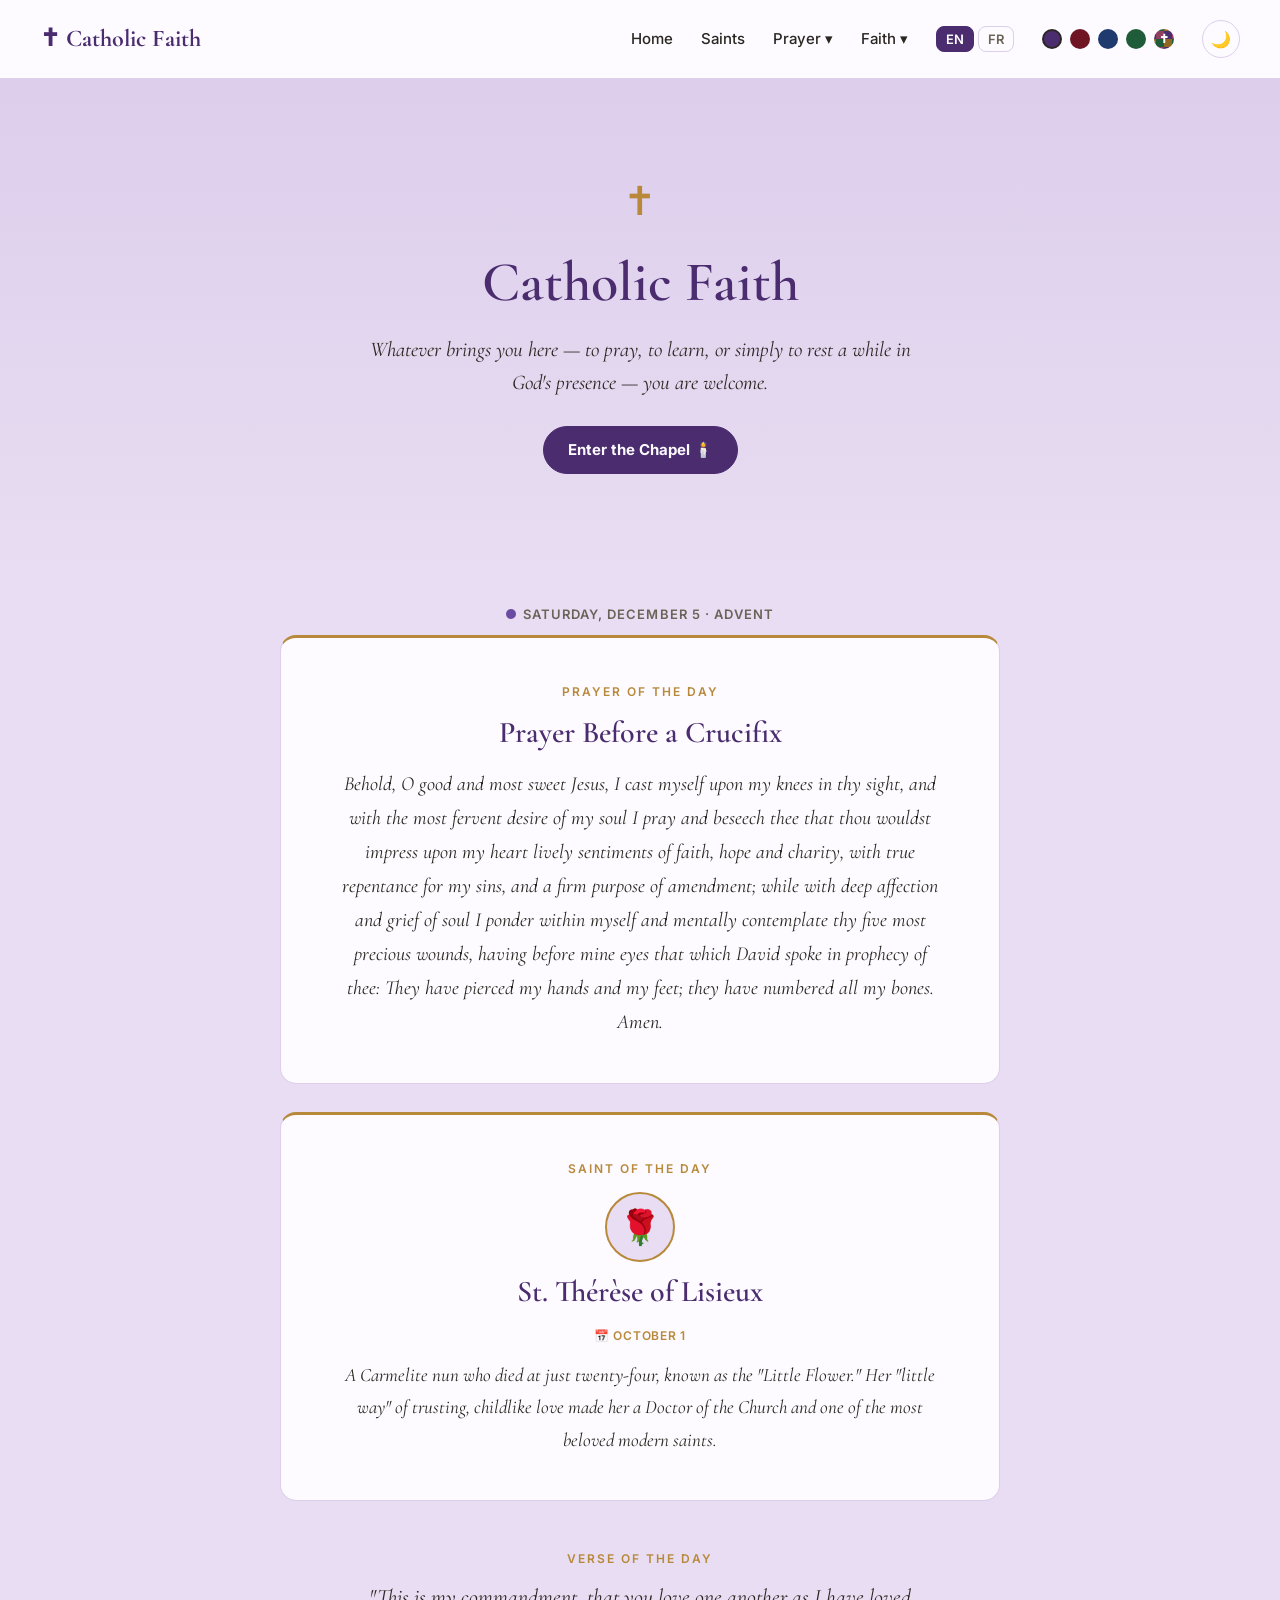
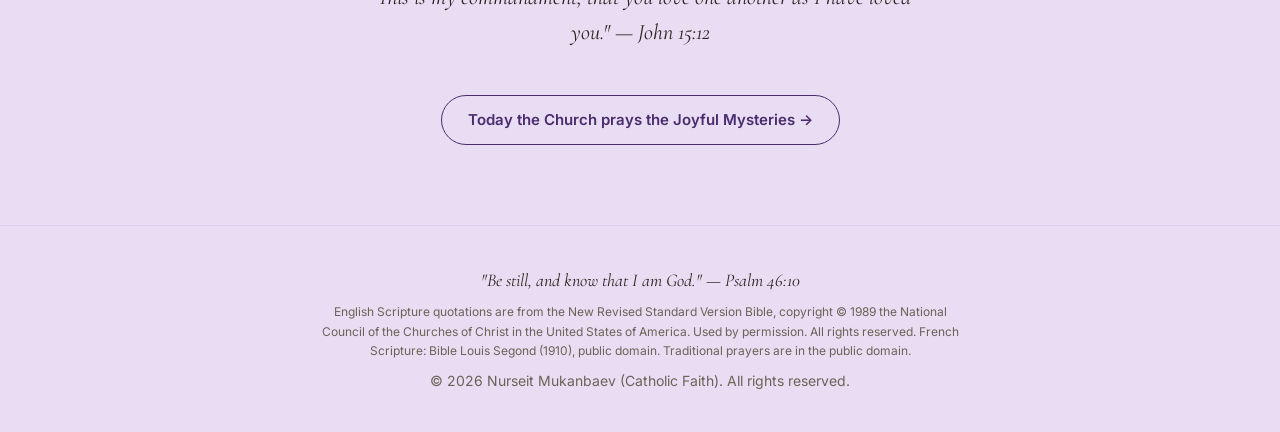
<file: index.html>
<!DOCTYPE html>
<html lang="en" data-lang="en">
<head>
  <meta charset="UTF-8" />
  <meta name="viewport" content="width=device-width, initial-scale=1.0" />
  <meta name="description" content="A bilingual Catholic resource for prayer, saints, sacraments, the Rosary, and daily devotion." />
  <meta name="theme-color" content="#4a2c6f" />

  <meta property="og:site_name" content="Catholic Faith" />
  <meta property="og:type" content="website" />
  <meta property="og:title" content="Catholic Faith" />
  <meta property="og:description" content="A bilingual Catholic resource for prayer, saints, sacraments, the Rosary, and daily devotion." />
  <meta property="og:url" content="https://nurseitmukanbaev-art.github.io/catholic-faith/" />
  <meta property="og:image" content="https://nurseitmukanbaev-art.github.io/catholic-faith/og-image.png" />

  <meta name="twitter:card" content="summary_large_image" />
  <meta name="twitter:title" content="Catholic Faith" />
  <meta name="twitter:description" content="A bilingual Catholic resource for prayer, saints, sacraments, the Rosary, and daily devotion." />
  <meta name="twitter:image" content="https://nurseitmukanbaev-art.github.io/catholic-faith/og-image.png" />

  <title>Catholic Faith</title>

  <link rel="icon" href="./icon.svg" type="image/svg+xml" />
  <link rel="shortcut icon" href="./icon.svg" />
  <link rel="apple-touch-icon" href="./icon.svg" />

  <link rel="preconnect" href="https://fonts.googleapis.com" />
  <link rel="preconnect" href="https://fonts.gstatic.com" crossorigin />
  <link
    href="https://fonts.googleapis.com/css2?family=Cormorant+Garamond:wght@500;600;700&family=Inter:wght@400;500;600&display=swap"
    rel="stylesheet"
  />

  <link rel="stylesheet" href="./style.css?v=21" />
</head>

<body>

  <!-- ============================================================
       NAVIGATION BAR
       Each link's text now has an English span and a French span.
       The language switch (EN/FR) decides which one shows.
       ============================================================ -->
  <nav class="navbar">
    <a href="./index.html" class="logo">✝︎ <span class="lang lang-en">Catholic Faith</span><span class="lang lang-fr">Foi catholique</span></a>

    <button class="mobile-menu-toggle" id="menuButton" onclick="toggleMenu()" aria-label="Open menu" aria-expanded="false">
      ☰
    </button>

    <div class="nav-links" id="navLinks">
      <a href="./index.html"><span class="lang lang-en">Home</span><span class="lang lang-fr">Accueil</span></a>
      <a href="./saints.html"><span class="lang lang-en">Saints</span><span class="lang lang-fr">Saints</span></a>

      <div class="dropdown">
        <button class="dropdown-toggle"><span class="lang lang-en">Prayer</span><span class="lang lang-fr">Prière</span> ▾</button>
        <div class="dropdown-menu">
          <a href="./prayers.html"><span class="lang lang-en">Prayers</span><span class="lang lang-fr">Prières</span></a>
          <a href="./rosaries.html"><span class="lang lang-en">Rosaries</span><span class="lang lang-fr">Rosaire</span></a>
          <a href="./chaplet.html"><span class="lang lang-en">Divine Mercy Chaplet</span><span class="lang lang-fr">Chapelet de la Miséricorde</span></a>
          <a href="./novenas.html"><span class="lang lang-en">Novenas</span><span class="lang lang-fr">Neuvaines</span></a>
          <a href="./stations.html"><span class="lang lang-en">Stations of the Cross</span><span class="lang lang-fr">Chemin de Croix</span></a>
          <a href="./candle.html"><span class="lang lang-en">Light a Candle</span><span class="lang lang-fr">Allumer un cierge</span></a>
        </div>
      </div>

      <div class="dropdown">
        <button class="dropdown-toggle"><span class="lang lang-en">Faith</span><span class="lang lang-fr">La Foi</span> ▾</button>
        <div class="dropdown-menu">
          <a href="./mass.html"><span class="lang lang-en">The Mass</span><span class="lang lang-fr">La Messe</span></a>
          <a href="./sacraments.html"><span class="lang lang-en">The Sacraments</span><span class="lang lang-fr">Les Sacrements</span></a>
          <a href="./confession.html"><span class="lang lang-en">Preparing for Confession</span><span class="lang lang-fr">Se préparer à la confession</span></a>
          <a href="./churchyear.html"><span class="lang lang-en">The Church Year</span><span class="lang lang-fr">L'Année liturgique</span></a>
        </div>
      </div>

      <div class="lang-switch">
        <button class="lang-btn" data-lang="en" onclick="setLang('en')">EN</button>
        <button class="lang-btn" data-lang="fr" onclick="setLang('fr')">FR</button>
      </div>


      <div class="palette-picker">
        <button class="swatch" data-palette="violet" style="background:#4a2c6f" onclick="setPalette('violet')" title="Violet" aria-label="Violet palette"></button>
        <button class="swatch" data-palette="cardinal" style="background:#6e1423" onclick="setPalette('cardinal')" title="Cardinal Red" aria-label="Cardinal red palette"></button>
        <button class="swatch" data-palette="blue" style="background:#1f3a6e" onclick="setPalette('blue')" title="Marian Blue" aria-label="Marian blue palette"></button>
        <button class="swatch" data-palette="green" style="background:#1f5c3a" onclick="setPalette('green')" title="Ordinary Time Green" aria-label="Ordinary Time green palette"></button>
        <button class="swatch swatch-liturgical" data-palette="liturgical" onclick="setPalette('liturgical')" title="Follow the Church year / Suivre l'année liturgique" aria-label="Follow the Church year / Suivre l'année liturgique"><span class="lang lang-en" aria-hidden="true">✝</span><span class="lang lang-fr" aria-hidden="true">✝</span><span class="sr-only"><span class="lang lang-en">Follow the Church year</span><span class="lang lang-fr">Suivre l'année liturgique</span></span></button>
      </div>

      <button class="theme-toggle" onclick="toggleTheme()" id="themeButton" aria-label="Toggle dark mode">🌙</button>
    </div>
  </nav>

  <!-- ============================================================
       HERO
       ============================================================ -->
  <header class="hero">
    <div class="cross">✝︎</div>
    <h1>
      <span class="lang lang-en">Catholic Faith</span><span class="lang lang-fr">Foi catholique</span>
    </h1>
    <p class="hero-welcome">
      <span class="lang lang-en">Whatever brings you here — to pray, to learn, or simply to rest a while in God's presence — you are welcome.</span>
      <span class="lang lang-fr">Quelle que soit la raison qui vous amène ici — prier, apprendre, ou simplement vous reposer un moment en la présence de Dieu — soyez le bienvenu.</span>
    </p>

    <!-- Chapel mode: a full-screen place of silence (openChapel in script.js). -->
    <button class="guide-start chapel-enter" onclick="openChapel()">
      <span class="lang lang-en">Enter the Chapel 🕯️</span><span class="lang lang-fr">Entrer dans la chapelle 🕯️</span>
    </button>
  </header>

  <!-- ============================================================
       TODAY: the date and the liturgical season, filled by script.js.
       A small colored dot shows the season's liturgical color.
       ============================================================ -->
  <p class="today-line" id="todayLine"></p>

  <!-- ============================================================
       PRAYER OF THE DAY
       The name + text are filled in by script.js, chosen from a
       list by today's date — so it stays the same all day and
       changes at midnight. Edit the list (the dailyPrayers array)
       in script.js to change which prayers can appear here.
       ============================================================ -->
  <section class="daily-prayer">
    <p class="daily-prayer-label">
      <span class="lang lang-en">Prayer of the Day</span><span class="lang lang-fr">Prière du jour</span>
    </p>
    <h2 class="daily-prayer-name" id="dailyPrayerName"></h2>
    <p class="daily-prayer-text" id="dailyPrayerText"></p>
  </section>

  <!-- ============================================================
       SAINT OF THE DAY
       Filled by script.js from the saints list, using today's date.
       ============================================================ -->
  <section class="daily-prayer daily-saint">
    <p class="daily-prayer-label">
      <span class="lang lang-en">Saint of the Day</span><span class="lang lang-fr">Saint du jour</span>
    </p>
    <div class="daily-saint-avatar" id="dailySaintAvatar"></div>
    <h2 class="daily-prayer-name" id="dailySaintName"></h2>
    <p class="saint-feast" id="dailySaintFeast"></p>
    <p class="daily-prayer-text daily-saint-text" id="dailySaintBio"></p>
  </section>

  <!-- ============================================================
       VERSE OF THE DAY
       Filled by script.js from the dailyVerses list, chosen by
       today's date — like the Prayer of the Day above.
       ============================================================ -->
  <section class="daily-verse">
    <p class="daily-verse-label">
      <span class="lang lang-en">Verse of the Day</span><span class="lang lang-fr">Verset du jour</span>
    </p>
    <p class="daily-verse-text" id="verseText"></p>
  </section>

  <!-- ============================================================
       TODAY'S ROSARY
       An inviting shortcut to today's mysteries. script.js fills in
       the name of today's set; the rosary page opens to today on its
       own, so this link always lands on the right mysteries.
       ============================================================ -->
  <div class="today-rosary">
    <a href="rosaries.html" class="today-rosary-link" id="todayRosaryLink"></a>
  </div>

  <!-- ============================================================
       FOOTER
       ============================================================ -->
  <footer class="footer">
    <p class="verse">
      <span class="lang lang-en">"Be still, and know that I am God." — Psalm 46:10</span>
      <span class="lang lang-fr">« Arrêtez, et sachez que je suis Dieu. » — Psaume 46:10</span>
    </p>
    <p class="footer-credit">
      <span class="lang lang-en">English Scripture quotations are from the New Revised Standard Version Bible, copyright © 1989 the National Council of the Churches of Christ in the United States of America. Used by permission. All rights reserved. French Scripture: Bible Louis Segond (1910), public domain. Traditional prayers are in the public domain.</span>
      <span class="lang lang-fr">Citations bibliques anglaises : New Revised Standard Version Bible, copyright © 1989 the National Council of the Churches of Christ in the United States of America. Used by permission. All rights reserved. Citations bibliques françaises : Bible Louis Segond (1910), domaine public. Les prières traditionnelles sont dans le domaine public.</span>
    </p>
    <p>© 2026 Nurseit Mukanbaev (Catholic Faith). All rights reserved.</p>
  </footer>

  <script src="script.js?v=22"></script>

</body>
</html>
</file>
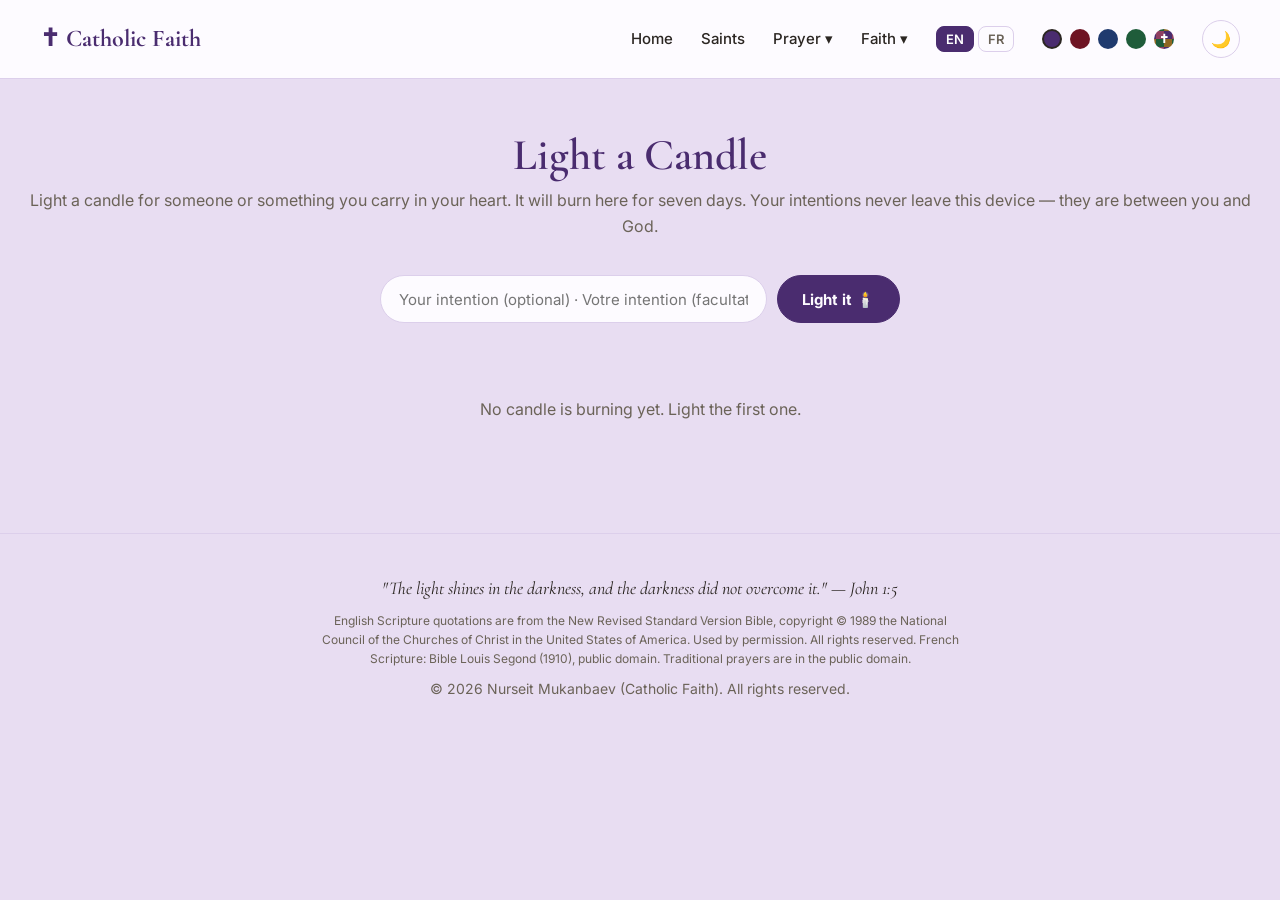
<file: candle.html>
<!DOCTYPE html>
<html lang="en" data-lang="en">
<head>
  <meta charset="UTF-8" />
  <meta name="viewport" content="width=device-width, initial-scale=1.0" />
  <meta name="description" content="Light a votive candle with a private intention. It burns here for seven days — between you and God." />
  <meta name="theme-color" content="#4a2c6f" />

  <meta property="og:site_name" content="Catholic Faith" />
  <meta property="og:type" content="website" />
  <meta property="og:title" content="Light a Candle — Catholic Faith" />
  <meta property="og:description" content="Light a votive candle with a private intention. It burns here for seven days — between you and God." />
  <meta property="og:url" content="https://nurseitmukanbaev-art.github.io/catholic-faith/candle.html" />
  <meta property="og:image" content="https://nurseitmukanbaev-art.github.io/catholic-faith/og-image.png" />

  <meta name="twitter:card" content="summary_large_image" />
  <meta name="twitter:title" content="Light a Candle — Catholic Faith" />
  <meta name="twitter:description" content="Light a votive candle with a private intention. It burns here for seven days — between you and God." />
  <meta name="twitter:image" content="https://nurseitmukanbaev-art.github.io/catholic-faith/og-image.png" />

  <title>Light a Candle — Catholic Faith</title>

  <link rel="icon" href="./icon.svg" type="image/svg+xml" />
  <link rel="shortcut icon" href="./icon.svg" />
  <link rel="apple-touch-icon" href="./icon.svg" />

  <link rel="preconnect" href="https://fonts.googleapis.com" />
  <link rel="preconnect" href="https://fonts.gstatic.com" crossorigin />
  <link
    href="https://fonts.googleapis.com/css2?family=Cormorant+Garamond:wght@500;600;700&family=Inter:wght@400;500;600&display=swap"
    rel="stylesheet"
  />

  <link rel="stylesheet" href="./style.css?v=21" />
</head>

<body>

  <!-- ============================================================
       NAVIGATION BAR  (identical to the other pages)
       ============================================================ -->
  <nav class="navbar">
    <a href="./index.html" class="logo">✝︎ <span class="lang lang-en">Catholic Faith</span><span class="lang lang-fr">Foi catholique</span></a>

    <button class="mobile-menu-toggle" id="menuButton" onclick="toggleMenu()" aria-label="Open menu" aria-expanded="false">
      ☰
    </button>

    <div class="nav-links" id="navLinks">
      <a href="./index.html"><span class="lang lang-en">Home</span><span class="lang lang-fr">Accueil</span></a>
      <a href="./saints.html"><span class="lang lang-en">Saints</span><span class="lang lang-fr">Saints</span></a>

      <div class="dropdown">
        <button class="dropdown-toggle"><span class="lang lang-en">Prayer</span><span class="lang lang-fr">Prière</span> ▾</button>
        <div class="dropdown-menu">
          <a href="./prayers.html"><span class="lang lang-en">Prayers</span><span class="lang lang-fr">Prières</span></a>
          <a href="./rosaries.html"><span class="lang lang-en">Rosaries</span><span class="lang lang-fr">Rosaire</span></a>
          <a href="./chaplet.html"><span class="lang lang-en">Divine Mercy Chaplet</span><span class="lang lang-fr">Chapelet de la Miséricorde</span></a>
          <a href="./novenas.html"><span class="lang lang-en">Novenas</span><span class="lang lang-fr">Neuvaines</span></a>
          <a href="./stations.html"><span class="lang lang-en">Stations of the Cross</span><span class="lang lang-fr">Chemin de Croix</span></a>
          <a href="./candle.html"><span class="lang lang-en">Light a Candle</span><span class="lang lang-fr">Allumer un cierge</span></a>
        </div>
      </div>

      <div class="dropdown">
        <button class="dropdown-toggle"><span class="lang lang-en">Faith</span><span class="lang lang-fr">La Foi</span> ▾</button>
        <div class="dropdown-menu">
          <a href="./mass.html"><span class="lang lang-en">The Mass</span><span class="lang lang-fr">La Messe</span></a>
          <a href="./sacraments.html"><span class="lang lang-en">The Sacraments</span><span class="lang lang-fr">Les Sacrements</span></a>
          <a href="./confession.html"><span class="lang lang-en">Preparing for Confession</span><span class="lang lang-fr">Se préparer à la confession</span></a>
          <a href="./churchyear.html"><span class="lang lang-en">The Church Year</span><span class="lang lang-fr">L'Année liturgique</span></a>
        </div>
      </div>

      <div class="lang-switch">
        <button class="lang-btn" data-lang="en" onclick="setLang('en')">EN</button>
        <button class="lang-btn" data-lang="fr" onclick="setLang('fr')">FR</button>
      </div>


      <div class="palette-picker">
        <button class="swatch" data-palette="violet" style="background:#4a2c6f" onclick="setPalette('violet')" title="Violet" aria-label="Violet palette"></button>
        <button class="swatch" data-palette="cardinal" style="background:#6e1423" onclick="setPalette('cardinal')" title="Cardinal Red" aria-label="Cardinal red palette"></button>
        <button class="swatch" data-palette="blue" style="background:#1f3a6e" onclick="setPalette('blue')" title="Marian Blue" aria-label="Marian blue palette"></button>
        <button class="swatch" data-palette="green" style="background:#1f5c3a" onclick="setPalette('green')" title="Ordinary Time Green" aria-label="Ordinary Time green palette"></button>
        <button class="swatch swatch-liturgical" data-palette="liturgical" onclick="setPalette('liturgical')" title="Follow the Church year / Suivre l'année liturgique" aria-label="Follow the Church year / Suivre l'année liturgique"><span class="lang lang-en" aria-hidden="true">✝</span><span class="lang lang-fr" aria-hidden="true">✝</span><span class="sr-only"><span class="lang lang-en">Follow the Church year</span><span class="lang lang-fr">Suivre l'année liturgique</span></span></button>
      </div>

      <button class="theme-toggle" onclick="toggleTheme()" id="themeButton" aria-label="Toggle dark mode">🌙</button>
    </div>
  </nav>

  <!-- ============================================================
       VOTIVE CANDLES
       Lighting a candle stores it in localStorage on THIS device
       only — intentions are private, between the visitor and God.
       Each candle burns for seven days (renderCandles in script.js
       draws the rack and lets old candles go out).
       ============================================================ -->
  <main class="saints-main">
    <h1 class="page-title">
      <span class="lang lang-en">Light a Candle</span><span class="lang lang-fr">Allumer un cierge</span>
    </h1>
    <p class="page-subtitle">
      <span class="lang lang-en">Light a candle for someone or something you carry in your heart. It will burn here for seven days. Your intentions never leave this device — they are between you and God.</span>
      <span class="lang lang-fr">Allumez un cierge pour quelqu'un ou quelque chose que vous portez dans votre cœur. Il brûlera ici pendant sept jours. Vos intentions ne quittent jamais cet appareil — elles restent entre vous et Dieu.</span>
    </p>

    <!-- The lighting form. Enter also lights the candle. -->
    <form class="candle-form" onsubmit="lightCandle(); return false;">
      <input
        type="text"
        id="candleIntention"
        maxlength="120"
        placeholder="Your intention (optional) · Votre intention (facultatif)"
        aria-label="Your intention / Votre intention"
      />
      <button class="guide-start" type="submit">
        <span class="lang lang-en">Light it 🕯️</span><span class="lang lang-fr">L'allumer 🕯️</span>
      </button>
    </form>

    <!-- The rack of burning candles, drawn by script.js. -->
    <div class="candle-rack" id="candleRack"></div>
  </main>

  <!-- ============================================================
       FOOTER
       ============================================================ -->
  <footer class="footer">
    <p class="verse">
      <span class="lang lang-en">"The light shines in the darkness, and the darkness did not overcome it." — John 1:5</span>
      <span class="lang lang-fr">« La lumière luit dans les ténèbres, et les ténèbres ne l'ont point reçue. » — Jean 1, 5</span>
    </p>
    <p class="footer-credit">
      <span class="lang lang-en">English Scripture quotations are from the New Revised Standard Version Bible, copyright © 1989 the National Council of the Churches of Christ in the United States of America. Used by permission. All rights reserved. French Scripture: Bible Louis Segond (1910), public domain. Traditional prayers are in the public domain.</span>
      <span class="lang lang-fr">Citations bibliques anglaises : New Revised Standard Version Bible, copyright © 1989 the National Council of the Churches of Christ in the United States of America. Used by permission. All rights reserved. Citations bibliques françaises : Bible Louis Segond (1910), domaine public. Les prières traditionnelles sont dans le domaine public.</span>
    </p>
    <p>© 2026 Nurseit Mukanbaev (Catholic Faith). All rights reserved.</p>
  </footer>

  <script src="script.js?v=22"></script>

</body>
</html>
</file>
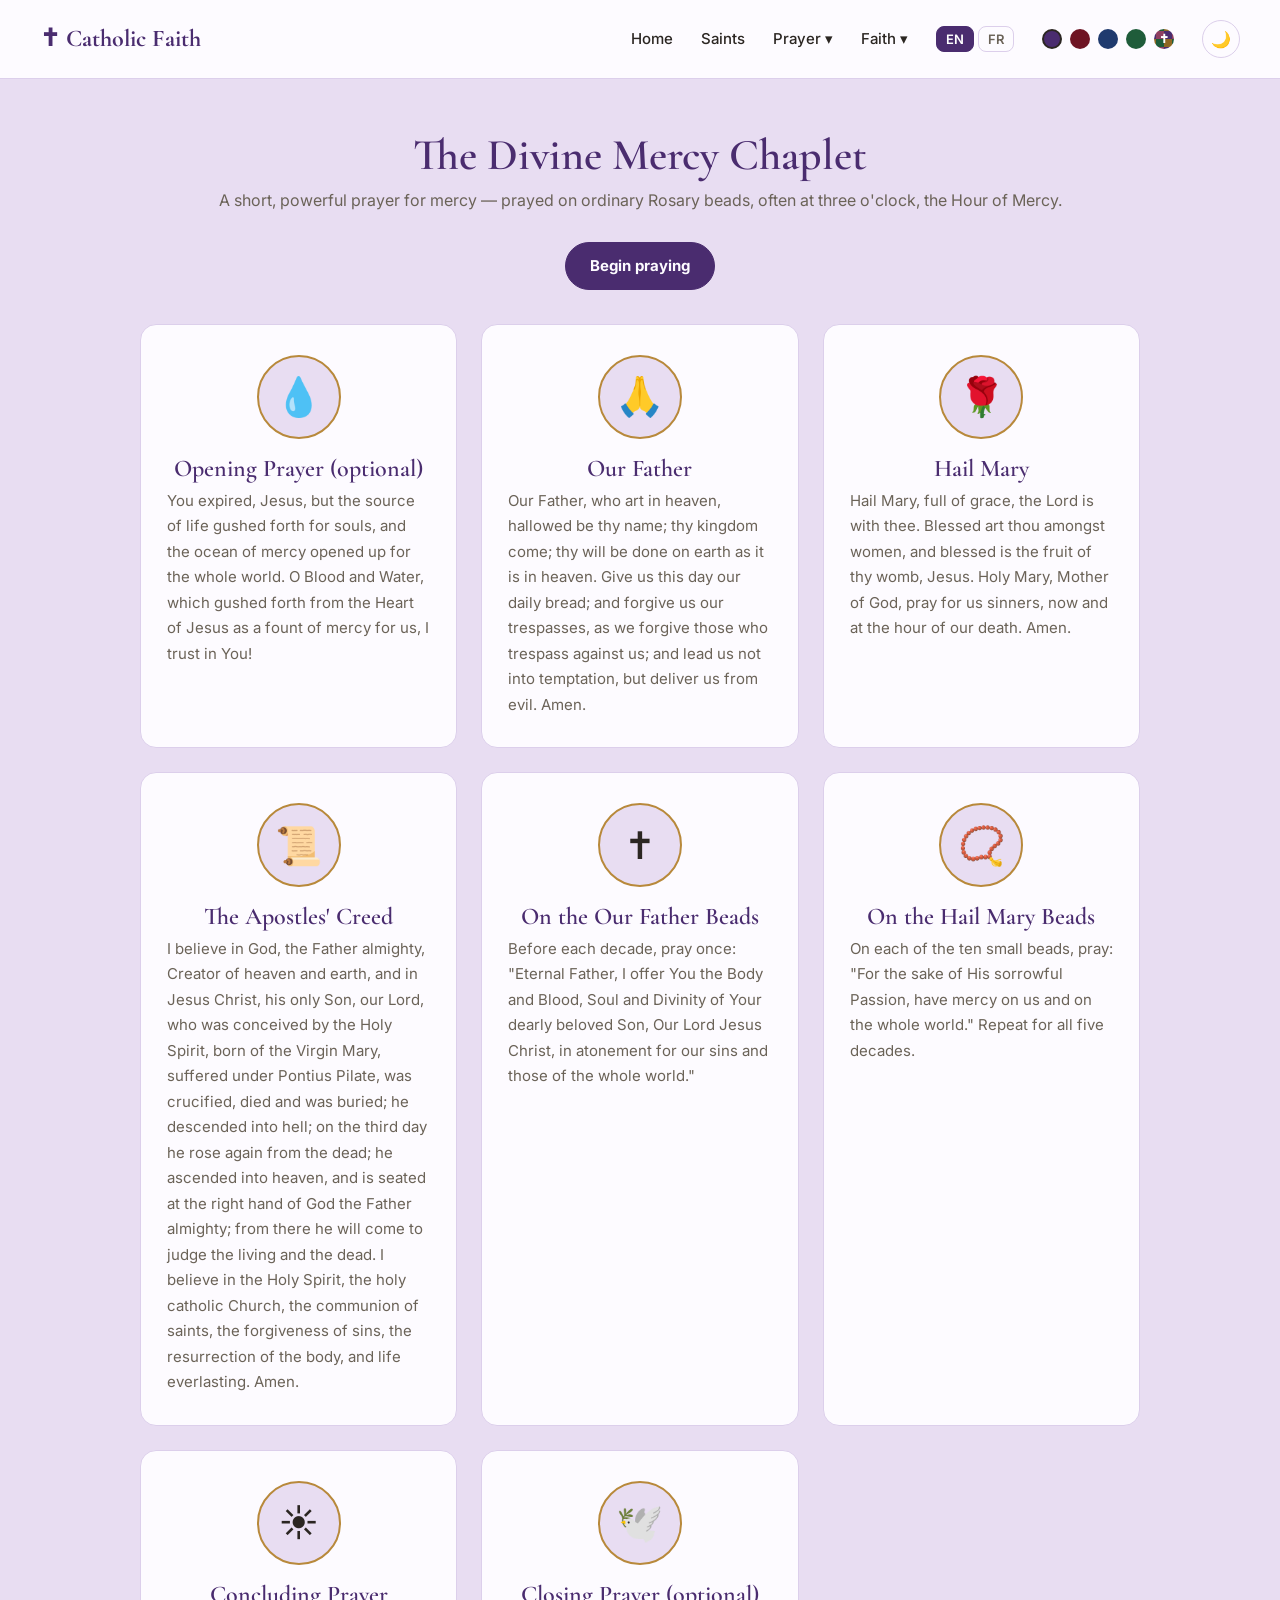
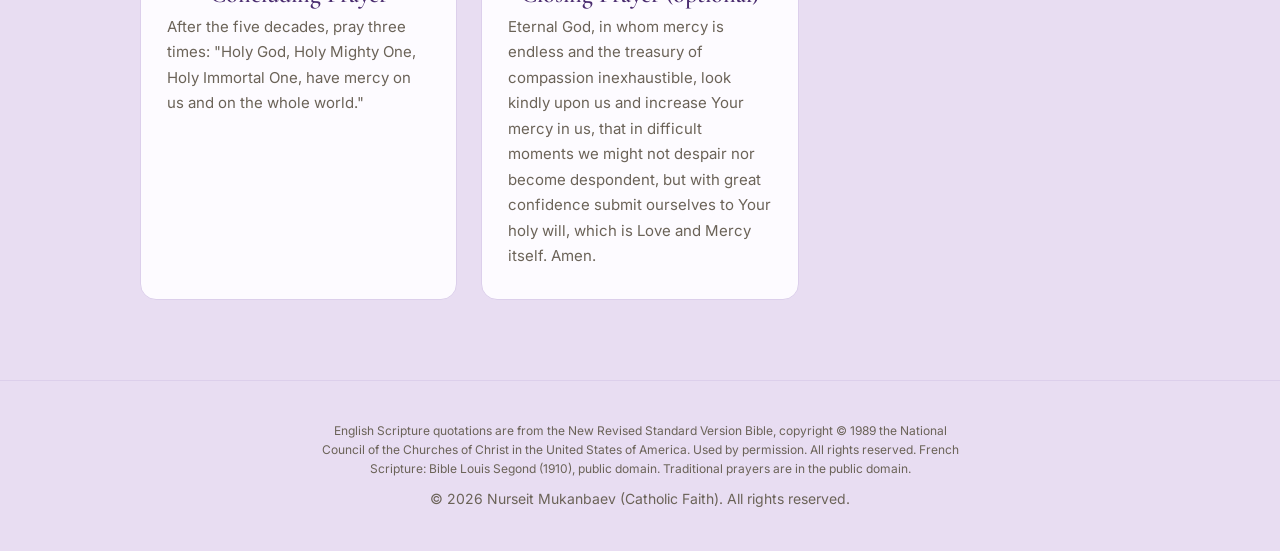
<file: chaplet.html>
<!DOCTYPE html>
<html lang="en" data-lang="en">
<head>
  <meta charset="UTF-8" />
  <meta name="viewport" content="width=device-width, initial-scale=1.0" />
  <meta name="description" content="Pray the Chaplet of Divine Mercy with a step-by-step guide, in English and French." />
  <meta name="theme-color" content="#4a2c6f" />

  <meta property="og:site_name" content="Catholic Faith" />
  <meta property="og:type" content="website" />
  <meta property="og:title" content="Divine Mercy Chaplet — Catholic Faith" />
  <meta property="og:description" content="Pray the Chaplet of Divine Mercy with a step-by-step guide, in English and French." />
  <meta property="og:url" content="https://nurseitmukanbaev-art.github.io/catholic-faith/chaplet.html" />
  <meta property="og:image" content="https://nurseitmukanbaev-art.github.io/catholic-faith/og-image.png" />

  <meta name="twitter:card" content="summary_large_image" />
  <meta name="twitter:title" content="Divine Mercy Chaplet — Catholic Faith" />
  <meta name="twitter:description" content="Pray the Chaplet of Divine Mercy with a step-by-step guide, in English and French." />
  <meta name="twitter:image" content="https://nurseitmukanbaev-art.github.io/catholic-faith/og-image.png" />

  <title>Divine Mercy Chaplet — Catholic Faith</title>

  <link rel="icon" href="./icon.svg" type="image/svg+xml" />
  <link rel="shortcut icon" href="./icon.svg" />
  <link rel="apple-touch-icon" href="./icon.svg" />

  <link rel="preconnect" href="https://fonts.googleapis.com" />
  <link rel="preconnect" href="https://fonts.gstatic.com" crossorigin />
  <link
    href="https://fonts.googleapis.com/css2?family=Cormorant+Garamond:wght@500;600;700&family=Inter:wght@400;500;600&display=swap"
    rel="stylesheet"
  />

  <link rel="stylesheet" href="./style.css?v=21" />
</head>

<body>

  <!-- ============================================================
       NAVIGATION BAR  (identical to the other pages)
       ============================================================ -->
  <nav class="navbar">
    <a href="./index.html" class="logo">✝︎ <span class="lang lang-en">Catholic Faith</span><span class="lang lang-fr">Foi catholique</span></a>

    <button class="mobile-menu-toggle" id="menuButton" onclick="toggleMenu()" aria-label="Open menu" aria-expanded="false">
      ☰
    </button>

    <div class="nav-links" id="navLinks">
      <a href="./index.html"><span class="lang lang-en">Home</span><span class="lang lang-fr">Accueil</span></a>
      <a href="./saints.html"><span class="lang lang-en">Saints</span><span class="lang lang-fr">Saints</span></a>

      <div class="dropdown">
        <button class="dropdown-toggle"><span class="lang lang-en">Prayer</span><span class="lang lang-fr">Prière</span> ▾</button>
        <div class="dropdown-menu">
          <a href="./prayers.html"><span class="lang lang-en">Prayers</span><span class="lang lang-fr">Prières</span></a>
          <a href="./rosaries.html"><span class="lang lang-en">Rosaries</span><span class="lang lang-fr">Rosaire</span></a>
          <a href="./chaplet.html"><span class="lang lang-en">Divine Mercy Chaplet</span><span class="lang lang-fr">Chapelet de la Miséricorde</span></a>
          <a href="./novenas.html"><span class="lang lang-en">Novenas</span><span class="lang lang-fr">Neuvaines</span></a>
          <a href="./stations.html"><span class="lang lang-en">Stations of the Cross</span><span class="lang lang-fr">Chemin de Croix</span></a>
          <a href="./candle.html"><span class="lang lang-en">Light a Candle</span><span class="lang lang-fr">Allumer un cierge</span></a>
        </div>
      </div>

      <div class="dropdown">
        <button class="dropdown-toggle"><span class="lang lang-en">Faith</span><span class="lang lang-fr">La Foi</span> ▾</button>
        <div class="dropdown-menu">
          <a href="./mass.html"><span class="lang lang-en">The Mass</span><span class="lang lang-fr">La Messe</span></a>
          <a href="./sacraments.html"><span class="lang lang-en">The Sacraments</span><span class="lang lang-fr">Les Sacrements</span></a>
          <a href="./confession.html"><span class="lang lang-en">Preparing for Confession</span><span class="lang lang-fr">Se préparer à la confession</span></a>
          <a href="./churchyear.html"><span class="lang lang-en">The Church Year</span><span class="lang lang-fr">L'Année liturgique</span></a>
        </div>
      </div>

      <div class="lang-switch">
        <button class="lang-btn" data-lang="en" onclick="setLang('en')">EN</button>
        <button class="lang-btn" data-lang="fr" onclick="setLang('fr')">FR</button>
      </div>


      <div class="palette-picker">
        <button class="swatch" data-palette="violet" style="background:#4a2c6f" onclick="setPalette('violet')" title="Violet" aria-label="Violet palette"></button>
        <button class="swatch" data-palette="cardinal" style="background:#6e1423" onclick="setPalette('cardinal')" title="Cardinal Red" aria-label="Cardinal red palette"></button>
        <button class="swatch" data-palette="blue" style="background:#1f3a6e" onclick="setPalette('blue')" title="Marian Blue" aria-label="Marian blue palette"></button>
        <button class="swatch" data-palette="green" style="background:#1f5c3a" onclick="setPalette('green')" title="Ordinary Time Green" aria-label="Ordinary Time green palette"></button>
        <button class="swatch swatch-liturgical" data-palette="liturgical" onclick="setPalette('liturgical')" title="Follow the Church year / Suivre l'année liturgique" aria-label="Follow the Church year / Suivre l'année liturgique"><span class="lang lang-en" aria-hidden="true">✝</span><span class="lang lang-fr" aria-hidden="true">✝</span><span class="sr-only"><span class="lang lang-en">Follow the Church year</span><span class="lang lang-fr">Suivre l'année liturgique</span></span></button>
      </div>

      <button class="theme-toggle" onclick="toggleTheme()" id="themeButton" aria-label="Toggle dark mode">🌙</button>
    </div>
  </nav>

  <!-- ============================================================
       DIVINE MERCY CHAPLET CONTENT
       The prayers are shown as cards in the order they are prayed.
       "Begin praying" opens the same guided step-by-step engine as
       the Rosary and Stations (openChapletGuide in script.js).
       ============================================================ -->
  <main class="saints-main">
    <h1 class="page-title">
      <span class="lang lang-en">The Divine Mercy Chaplet</span><span class="lang lang-fr">Le Chapelet de la Divine Miséricorde</span>
    </h1>
    <p class="page-subtitle">
      <span class="lang lang-en">A short, powerful prayer for mercy — prayed on ordinary Rosary beads, often at three o'clock, the Hour of Mercy.</span>
      <span class="lang lang-fr">Une prière courte et puissante pour la miséricorde — priée sur un chapelet ordinaire, souvent à quinze heures, l'Heure de la Miséricorde.</span>
    </p>

    <button class="guide-start" onclick="openChapletGuide()">
      <span class="lang lang-en">Begin praying</span><span class="lang lang-fr">Commencer</span>
    </button>

    <div class="saints-grid">

      <article class="saint-card">
        <div class="saint-avatar">💧</div>
        <h2 class="saint-name"><span class="lang lang-en">Opening Prayer (optional)</span><span class="lang lang-fr">Prière d'ouverture (facultative)</span></h2>
        <p class="saint-bio"><span class="lang lang-en">You expired, Jesus, but the source of life gushed forth for souls, and the ocean of mercy opened up for the whole world. O Blood and Water, which gushed forth from the Heart of Jesus as a fount of mercy for us, I trust in You!</span><span class="lang lang-fr">Tu as expiré, ô Jésus, mais la source de la vie a jailli pour les âmes, et l'océan de la miséricorde s'est ouvert pour le monde entier. Ô Sang et Eau qui avez jailli du Cœur de Jésus comme source de miséricorde pour nous, j'ai confiance en Toi !</span></p>
      </article>

      <article class="saint-card">
        <div class="saint-avatar">🙏</div>
        <h2 class="saint-name"><span class="lang lang-en">Our Father</span><span class="lang lang-fr">Notre Père</span></h2>
        <p class="saint-bio"><span class="lang lang-en">Our Father, who art in heaven, hallowed be thy name; thy kingdom come; thy will be done on earth as it is in heaven. Give us this day our daily bread; and forgive us our trespasses, as we forgive those who trespass against us; and lead us not into temptation, but deliver us from evil. Amen.</span><span class="lang lang-fr">Notre Père, qui es aux cieux, que ton nom soit sanctifié, que ton règne vienne, que ta volonté soit faite sur la terre comme au ciel. Donne-nous aujourd'hui notre pain de ce jour. Pardonne-nous nos offenses, comme nous pardonnons aussi à ceux qui nous ont offensés. Et ne nous laisse pas entrer en tentation, mais délivre-nous du Mal. Amen.</span></p>
      </article>

      <article class="saint-card">
        <div class="saint-avatar">🌹</div>
        <h2 class="saint-name"><span class="lang lang-en">Hail Mary</span><span class="lang lang-fr">Je vous salue Marie</span></h2>
        <p class="saint-bio"><span class="lang lang-en">Hail Mary, full of grace, the Lord is with thee. Blessed art thou amongst women, and blessed is the fruit of thy womb, Jesus. Holy Mary, Mother of God, pray for us sinners, now and at the hour of our death. Amen.</span><span class="lang lang-fr">Je vous salue, Marie, pleine de grâce ; le Seigneur est avec vous. Vous êtes bénie entre toutes les femmes, et Jésus, le fruit de vos entrailles, est béni. Sainte Marie, Mère de Dieu, priez pour nous, pauvres pécheurs, maintenant et à l'heure de notre mort. Amen.</span></p>
      </article>

      <article class="saint-card">
        <div class="saint-avatar">📜</div>
        <h2 class="saint-name"><span class="lang lang-en">The Apostles' Creed</span><span class="lang lang-fr">Le Symbole des Apôtres</span></h2>
        <p class="saint-bio"><span class="lang lang-en">I believe in God, the Father almighty, Creator of heaven and earth, and in Jesus Christ, his only Son, our Lord, who was conceived by the Holy Spirit, born of the Virgin Mary, suffered under Pontius Pilate, was crucified, died and was buried; he descended into hell; on the third day he rose again from the dead; he ascended into heaven, and is seated at the right hand of God the Father almighty; from there he will come to judge the living and the dead. I believe in the Holy Spirit, the holy catholic Church, the communion of saints, the forgiveness of sins, the resurrection of the body, and life everlasting. Amen.</span><span class="lang lang-fr">Je crois en Dieu, le Père tout-puissant, Créateur du ciel et de la terre. Et en Jésus-Christ, son Fils unique, notre Seigneur, qui a été conçu du Saint-Esprit, est né de la Vierge Marie, a souffert sous Ponce Pilate, a été crucifié, est mort et a été enseveli, est descendu aux enfers, le troisième jour est ressuscité des morts, est monté aux cieux, est assis à la droite de Dieu le Père tout-puissant, d'où il viendra juger les vivants et les morts. Je crois en l'Esprit-Saint, à la sainte Église catholique, à la communion des saints, à la rémission des péchés, à la résurrection de la chair, à la vie éternelle. Amen.</span></p>
      </article>

      <article class="saint-card">
        <div class="saint-avatar">✝︎</div>
        <h2 class="saint-name"><span class="lang lang-en">On the Our Father Beads</span><span class="lang lang-fr">Sur les gros grains</span></h2>
        <p class="saint-bio"><span class="lang lang-en">Before each decade, pray once: "Eternal Father, I offer You the Body and Blood, Soul and Divinity of Your dearly beloved Son, Our Lord Jesus Christ, in atonement for our sins and those of the whole world."</span><span class="lang lang-fr">Avant chaque dizaine, priez une fois : « Père Éternel, je T'offre le Corps et le Sang, l'Âme et la Divinité de Ton Fils bien-aimé, Notre Seigneur Jésus-Christ, en réparation de nos péchés et de ceux du monde entier. »</span></p>
      </article>

      <article class="saint-card">
        <div class="saint-avatar">📿</div>
        <h2 class="saint-name"><span class="lang lang-en">On the Hail Mary Beads</span><span class="lang lang-fr">Sur les petits grains</span></h2>
        <p class="saint-bio"><span class="lang lang-en">On each of the ten small beads, pray: "For the sake of His sorrowful Passion, have mercy on us and on the whole world." Repeat for all five decades.</span><span class="lang lang-fr">Sur chacun des dix petits grains, priez : « Par Sa douloureuse Passion, sois miséricordieux pour nous et pour le monde entier. » Répétez pour les cinq dizaines.</span></p>
      </article>

      <article class="saint-card">
        <div class="saint-avatar">☀️</div>
        <h2 class="saint-name"><span class="lang lang-en">Concluding Prayer</span><span class="lang lang-fr">Prière de conclusion</span></h2>
        <p class="saint-bio"><span class="lang lang-en">After the five decades, pray three times: "Holy God, Holy Mighty One, Holy Immortal One, have mercy on us and on the whole world."</span><span class="lang lang-fr">Après les cinq dizaines, priez trois fois : « Dieu Saint, Dieu Fort, Dieu Éternel, prends pitié de nous et du monde entier. »</span></p>
      </article>

      <article class="saint-card">
        <div class="saint-avatar">🕊️</div>
        <h2 class="saint-name"><span class="lang lang-en">Closing Prayer (optional)</span><span class="lang lang-fr">Prière finale (facultative)</span></h2>
        <p class="saint-bio"><span class="lang lang-en">Eternal God, in whom mercy is endless and the treasury of compassion inexhaustible, look kindly upon us and increase Your mercy in us, that in difficult moments we might not despair nor become despondent, but with great confidence submit ourselves to Your holy will, which is Love and Mercy itself. Amen.</span><span class="lang lang-fr">Dieu Éternel, dont la miséricorde est insondable et le trésor de compassion inépuisable, regarde-nous avec bonté et augmente en nous Ta miséricorde, afin que, dans les moments difficiles, nous ne désespérions pas et ne nous découragions pas, mais que, avec une grande confiance, nous nous soumettions à Ta sainte volonté, qui est l'Amour et la Miséricorde mêmes. Amen.</span></p>
      </article>

    </div>
  </main>

  <!-- ============================================================
       FOOTER
       ============================================================ -->
  <footer class="footer">
    <p class="footer-credit">
      <span class="lang lang-en">English Scripture quotations are from the New Revised Standard Version Bible, copyright © 1989 the National Council of the Churches of Christ in the United States of America. Used by permission. All rights reserved. French Scripture: Bible Louis Segond (1910), public domain. Traditional prayers are in the public domain.</span>
      <span class="lang lang-fr">Citations bibliques anglaises : New Revised Standard Version Bible, copyright © 1989 the National Council of the Churches of Christ in the United States of America. Used by permission. All rights reserved. Citations bibliques françaises : Bible Louis Segond (1910), domaine public. Les prières traditionnelles sont dans le domaine public.</span>
    </p>
    <p>© 2026 Nurseit Mukanbaev (Catholic Faith). All rights reserved.</p>
  </footer>

  <script src="script.js?v=22"></script>

</body>
</html>
</file>
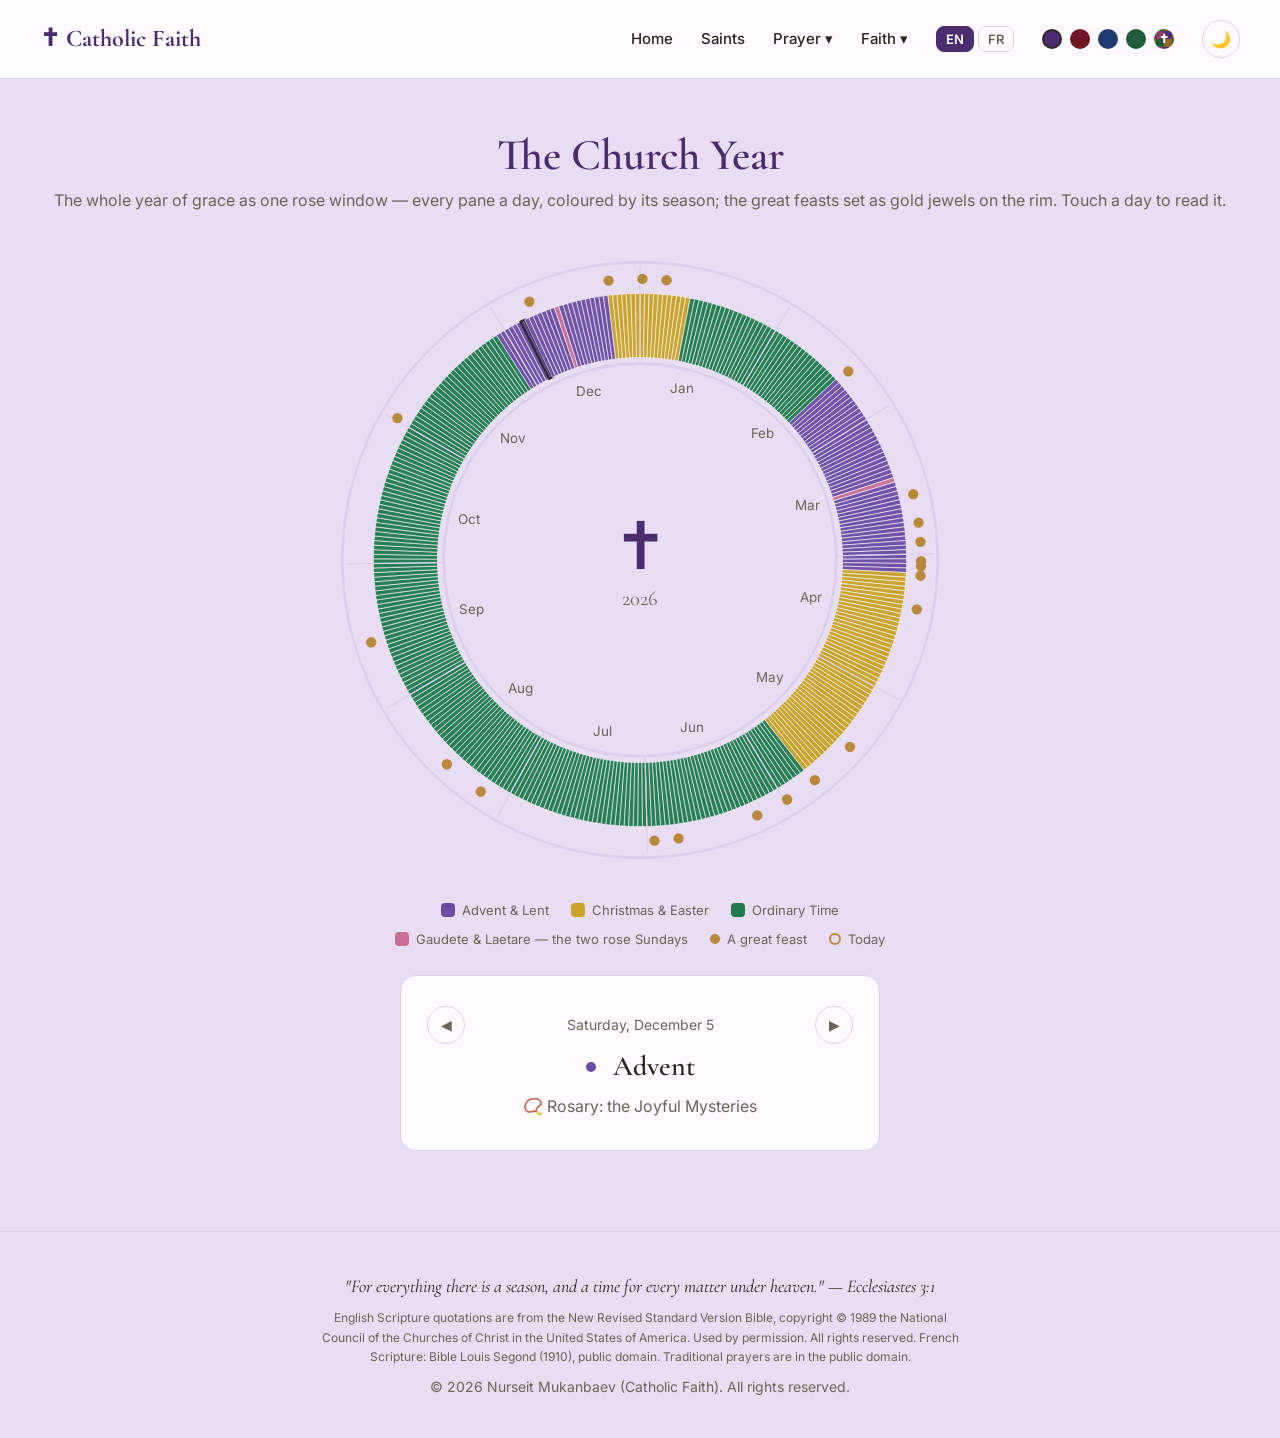
<file: churchyear.html>
<!DOCTYPE html>
<html lang="en" data-lang="en">
<head>
  <meta charset="UTF-8" />
  <meta name="viewport" content="width=device-width, initial-scale=1.0" />
  <meta name="description" content="The whole liturgical year drawn as a rose window — every day a pane of stained glass, coloured by its season, with the great feasts as gold jewels." />
  <meta name="theme-color" content="#4a2c6f" />

  <meta property="og:site_name" content="Catholic Faith" />
  <meta property="og:type" content="website" />
  <meta property="og:title" content="The Church Year — Catholic Faith" />
  <meta property="og:description" content="The whole liturgical year drawn as a rose window — every day a pane of stained glass, coloured by its season, with the great feasts as gold jewels." />
  <meta property="og:url" content="https://nurseitmukanbaev-art.github.io/catholic-faith/churchyear.html" />
  <meta property="og:image" content="https://nurseitmukanbaev-art.github.io/catholic-faith/og-image.png" />

  <meta name="twitter:card" content="summary_large_image" />
  <meta name="twitter:title" content="The Church Year — Catholic Faith" />
  <meta name="twitter:description" content="The whole liturgical year drawn as a rose window — every day a pane of stained glass, coloured by its season, with the great feasts as gold jewels." />
  <meta name="twitter:image" content="https://nurseitmukanbaev-art.github.io/catholic-faith/og-image.png" />

  <title>The Church Year — Catholic Faith</title>

  <link rel="icon" href="./icon.svg" type="image/svg+xml" />
  <link rel="shortcut icon" href="./icon.svg" />
  <link rel="apple-touch-icon" href="./icon.svg" />

  <link rel="preconnect" href="https://fonts.googleapis.com" />
  <link rel="preconnect" href="https://fonts.gstatic.com" crossorigin />
  <link
    href="https://fonts.googleapis.com/css2?family=Cormorant+Garamond:wght@500;600;700&family=Inter:wght@400;500;600&display=swap"
    rel="stylesheet"
  />

  <link rel="stylesheet" href="./style.css?v=21" />
</head>

<body>

  <!-- ============================================================
       NAVIGATION BAR  (identical to the other pages)
       ============================================================ -->
  <nav class="navbar">
    <a href="./index.html" class="logo">✝︎ <span class="lang lang-en">Catholic Faith</span><span class="lang lang-fr">Foi catholique</span></a>

    <button class="mobile-menu-toggle" id="menuButton" onclick="toggleMenu()" aria-label="Open menu" aria-expanded="false">
      ☰
    </button>

    <div class="nav-links" id="navLinks">
      <a href="./index.html"><span class="lang lang-en">Home</span><span class="lang lang-fr">Accueil</span></a>
      <a href="./saints.html"><span class="lang lang-en">Saints</span><span class="lang lang-fr">Saints</span></a>

      <div class="dropdown">
        <button class="dropdown-toggle"><span class="lang lang-en">Prayer</span><span class="lang lang-fr">Prière</span> ▾</button>
        <div class="dropdown-menu">
          <a href="./prayers.html"><span class="lang lang-en">Prayers</span><span class="lang lang-fr">Prières</span></a>
          <a href="./rosaries.html"><span class="lang lang-en">Rosaries</span><span class="lang lang-fr">Rosaire</span></a>
          <a href="./chaplet.html"><span class="lang lang-en">Divine Mercy Chaplet</span><span class="lang lang-fr">Chapelet de la Miséricorde</span></a>
          <a href="./novenas.html"><span class="lang lang-en">Novenas</span><span class="lang lang-fr">Neuvaines</span></a>
          <a href="./stations.html"><span class="lang lang-en">Stations of the Cross</span><span class="lang lang-fr">Chemin de Croix</span></a>
          <a href="./candle.html"><span class="lang lang-en">Light a Candle</span><span class="lang lang-fr">Allumer un cierge</span></a>
        </div>
      </div>

      <div class="dropdown">
        <button class="dropdown-toggle"><span class="lang lang-en">Faith</span><span class="lang lang-fr">La Foi</span> ▾</button>
        <div class="dropdown-menu">
          <a href="./mass.html"><span class="lang lang-en">The Mass</span><span class="lang lang-fr">La Messe</span></a>
          <a href="./sacraments.html"><span class="lang lang-en">The Sacraments</span><span class="lang lang-fr">Les Sacrements</span></a>
          <a href="./confession.html"><span class="lang lang-en">Preparing for Confession</span><span class="lang lang-fr">Se préparer à la confession</span></a>
          <a href="./churchyear.html"><span class="lang lang-en">The Church Year</span><span class="lang lang-fr">L'Année liturgique</span></a>
        </div>
      </div>

      <div class="lang-switch">
        <button class="lang-btn" data-lang="en" onclick="setLang('en')">EN</button>
        <button class="lang-btn" data-lang="fr" onclick="setLang('fr')">FR</button>
      </div>


      <div class="palette-picker">
        <button class="swatch" data-palette="violet" style="background:#4a2c6f" onclick="setPalette('violet')" title="Violet" aria-label="Violet palette"></button>
        <button class="swatch" data-palette="cardinal" style="background:#6e1423" onclick="setPalette('cardinal')" title="Cardinal Red" aria-label="Cardinal red palette"></button>
        <button class="swatch" data-palette="blue" style="background:#1f3a6e" onclick="setPalette('blue')" title="Marian Blue" aria-label="Marian blue palette"></button>
        <button class="swatch" data-palette="green" style="background:#1f5c3a" onclick="setPalette('green')" title="Ordinary Time Green" aria-label="Ordinary Time green palette"></button>
        <button class="swatch swatch-liturgical" data-palette="liturgical" onclick="setPalette('liturgical')" title="Follow the Church year / Suivre l'année liturgique" aria-label="Follow the Church year / Suivre l'année liturgique"><span class="lang lang-en" aria-hidden="true">✝</span><span class="lang lang-fr" aria-hidden="true">✝</span><span class="sr-only"><span class="lang lang-en">Follow the Church year</span><span class="lang lang-fr">Suivre l'année liturgique</span></span></button>
      </div>

      <button class="theme-toggle" onclick="toggleTheme()" id="themeButton" aria-label="Toggle dark mode">🌙</button>
    </div>
  </nav>

  <!-- ============================================================
       THE CHURCH YEAR AS A ROSE WINDOW
       The SVG is drawn by buildRoseWindow() in script.js: one pane
       per day, coloured by liturgicalSeason(), feasts as gold
       jewels, today ringed in gold. Clicking a day fills the
       detail card below.
       ============================================================ -->
  <main class="saints-main">
    <h1 class="page-title">
      <span class="lang lang-en">The Church Year</span><span class="lang lang-fr">L'Année liturgique</span>
    </h1>
    <p class="page-subtitle">
      <span class="lang lang-en">The whole year of grace as one rose window — every pane a day, coloured by its season; the great feasts set as gold jewels on the rim. Touch a day to read it.</span>
      <span class="lang lang-fr">Toute l'année de grâce en une seule rosace — chaque vitrail est un jour, coloré selon son temps liturgique ; les grandes fêtes sont serties comme des joyaux d'or sur le pourtour. Touchez un jour pour le lire.</span>
    </p>

    <div class="rose-window-wrap">
      <svg id="roseWindow" viewBox="0 0 600 600" role="img"
        aria-label="The liturgical year drawn as a rose window / L'année liturgique dessinée comme une rosace"></svg>
    </div>

    <!-- What the colours mean. The hex values match the season
         colours used by liturgicalSeason() in script.js. -->
    <ul class="rose-legend">
      <li><span class="legend-swatch" style="background:#6b4ca3"></span><span class="lang lang-en">Advent &amp; Lent</span><span class="lang lang-fr">Avent et Carême</span></li>
      <li><span class="legend-swatch" style="background:#c9a227"></span><span class="lang lang-en">Christmas &amp; Easter</span><span class="lang lang-fr">Noël et Temps pascal</span></li>
      <li><span class="legend-swatch" style="background:#1f7a4d"></span><span class="lang lang-en">Ordinary Time</span><span class="lang lang-fr">Temps ordinaire</span></li>
      <li><span class="legend-swatch" style="background:#c86f93"></span><span class="lang lang-en">Gaudete &amp; Laetare — the two rose Sundays</span><span class="lang lang-fr">Gaudete et Lætare — les deux dimanches roses</span></li>
      <li><span class="legend-swatch legend-jewel"></span><span class="lang lang-en">A great feast</span><span class="lang lang-fr">Une grande fête</span></li>
      <li><span class="legend-swatch legend-today"></span><span class="lang lang-en">Today</span><span class="lang lang-fr">Aujourd'hui</span></li>
    </ul>

    <!-- Filled by showRoseDay() with the chosen day's details. -->
    <section class="saint-card rose-detail" id="roseDetail" aria-live="polite"></section>
  </main>

  <!-- ============================================================
       FOOTER
       ============================================================ -->
  <footer class="footer">
    <p class="verse">
      <span class="lang lang-en">"For everything there is a season, and a time for every matter under heaven." — Ecclesiastes 3:1</span>
      <span class="lang lang-fr">« Il y a un temps pour tout, un temps pour toute chose sous les cieux. » — Ecclésiaste 3, 1</span>
    </p>
    <p class="footer-credit">
      <span class="lang lang-en">English Scripture quotations are from the New Revised Standard Version Bible, copyright © 1989 the National Council of the Churches of Christ in the United States of America. Used by permission. All rights reserved. French Scripture: Bible Louis Segond (1910), public domain. Traditional prayers are in the public domain.</span>
      <span class="lang lang-fr">Citations bibliques anglaises : New Revised Standard Version Bible, copyright © 1989 the National Council of the Churches of Christ in the United States of America. Used by permission. All rights reserved. Citations bibliques françaises : Bible Louis Segond (1910), domaine public. Les prières traditionnelles sont dans le domaine public.</span>
    </p>
    <p>© 2026 Nurseit Mukanbaev (Catholic Faith). All rights reserved.</p>
  </footer>

  <script src="script.js?v=22"></script>

</body>
</html>
</file>
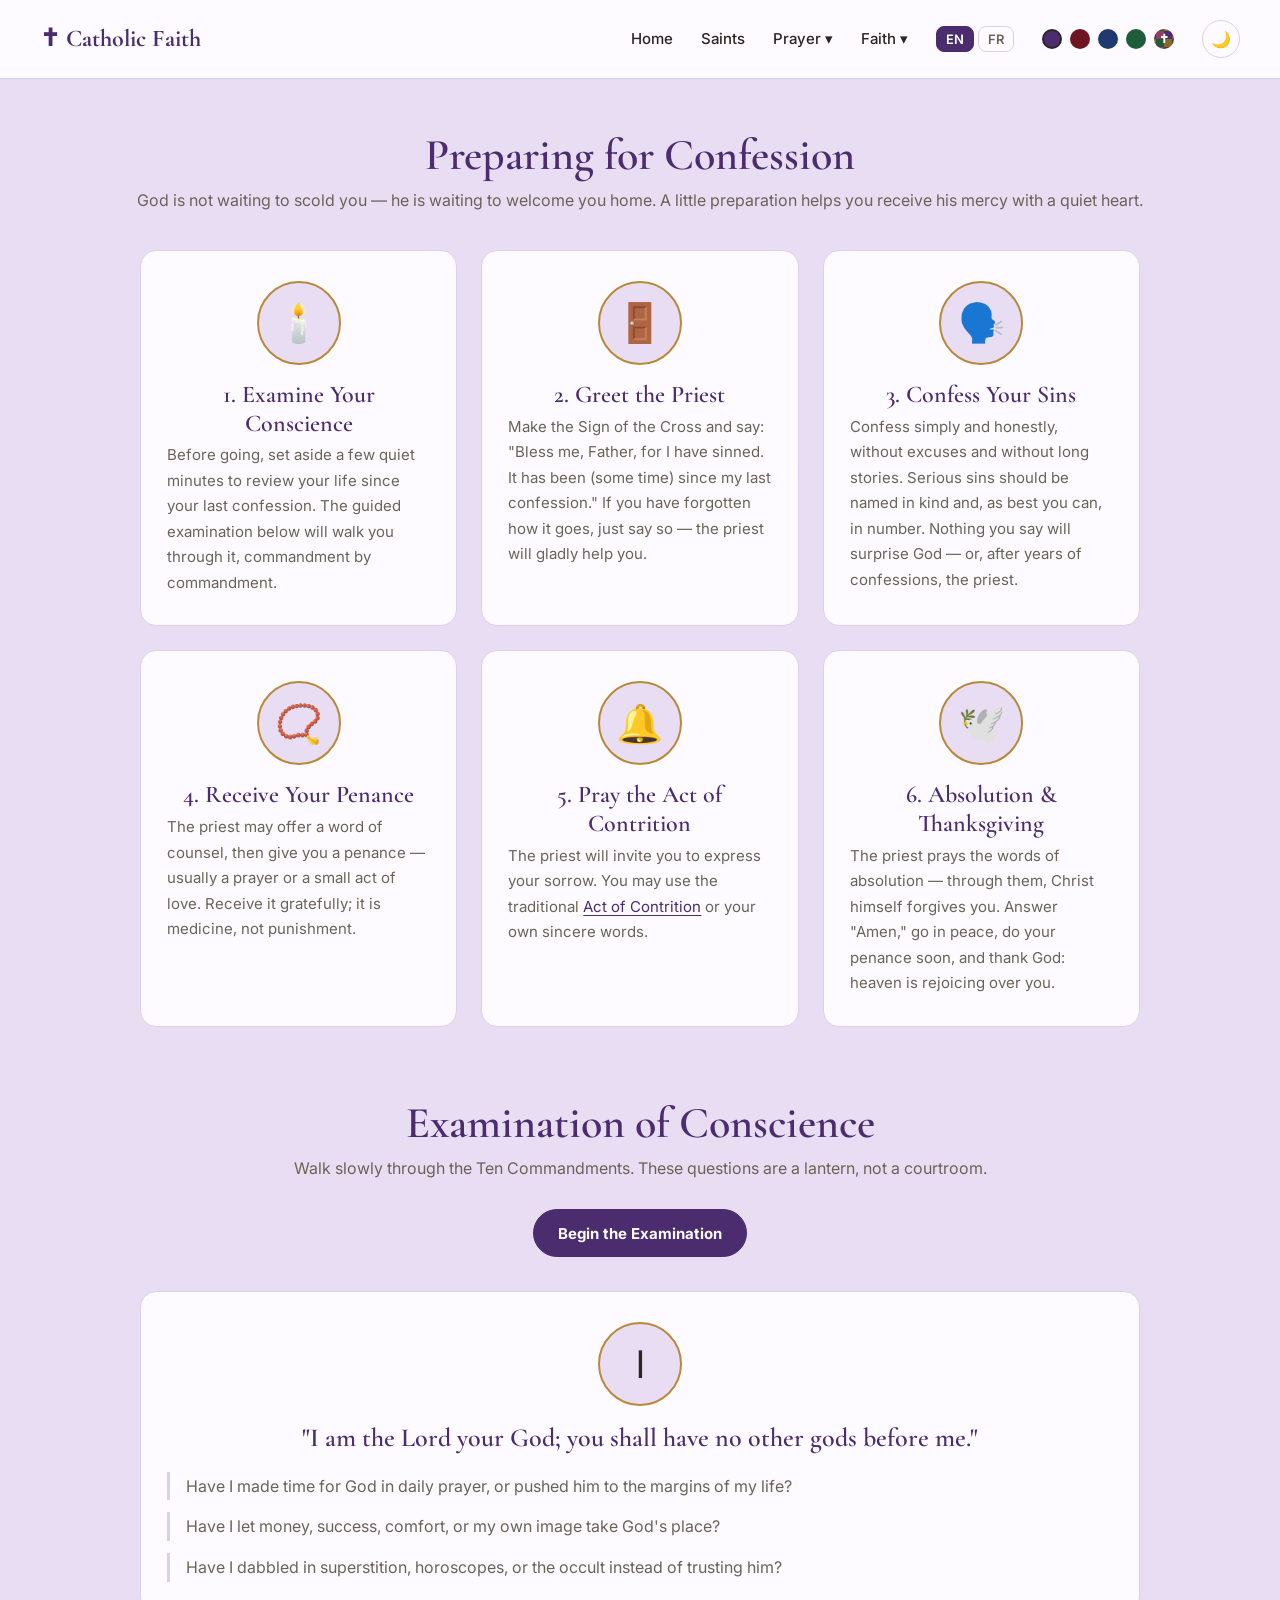
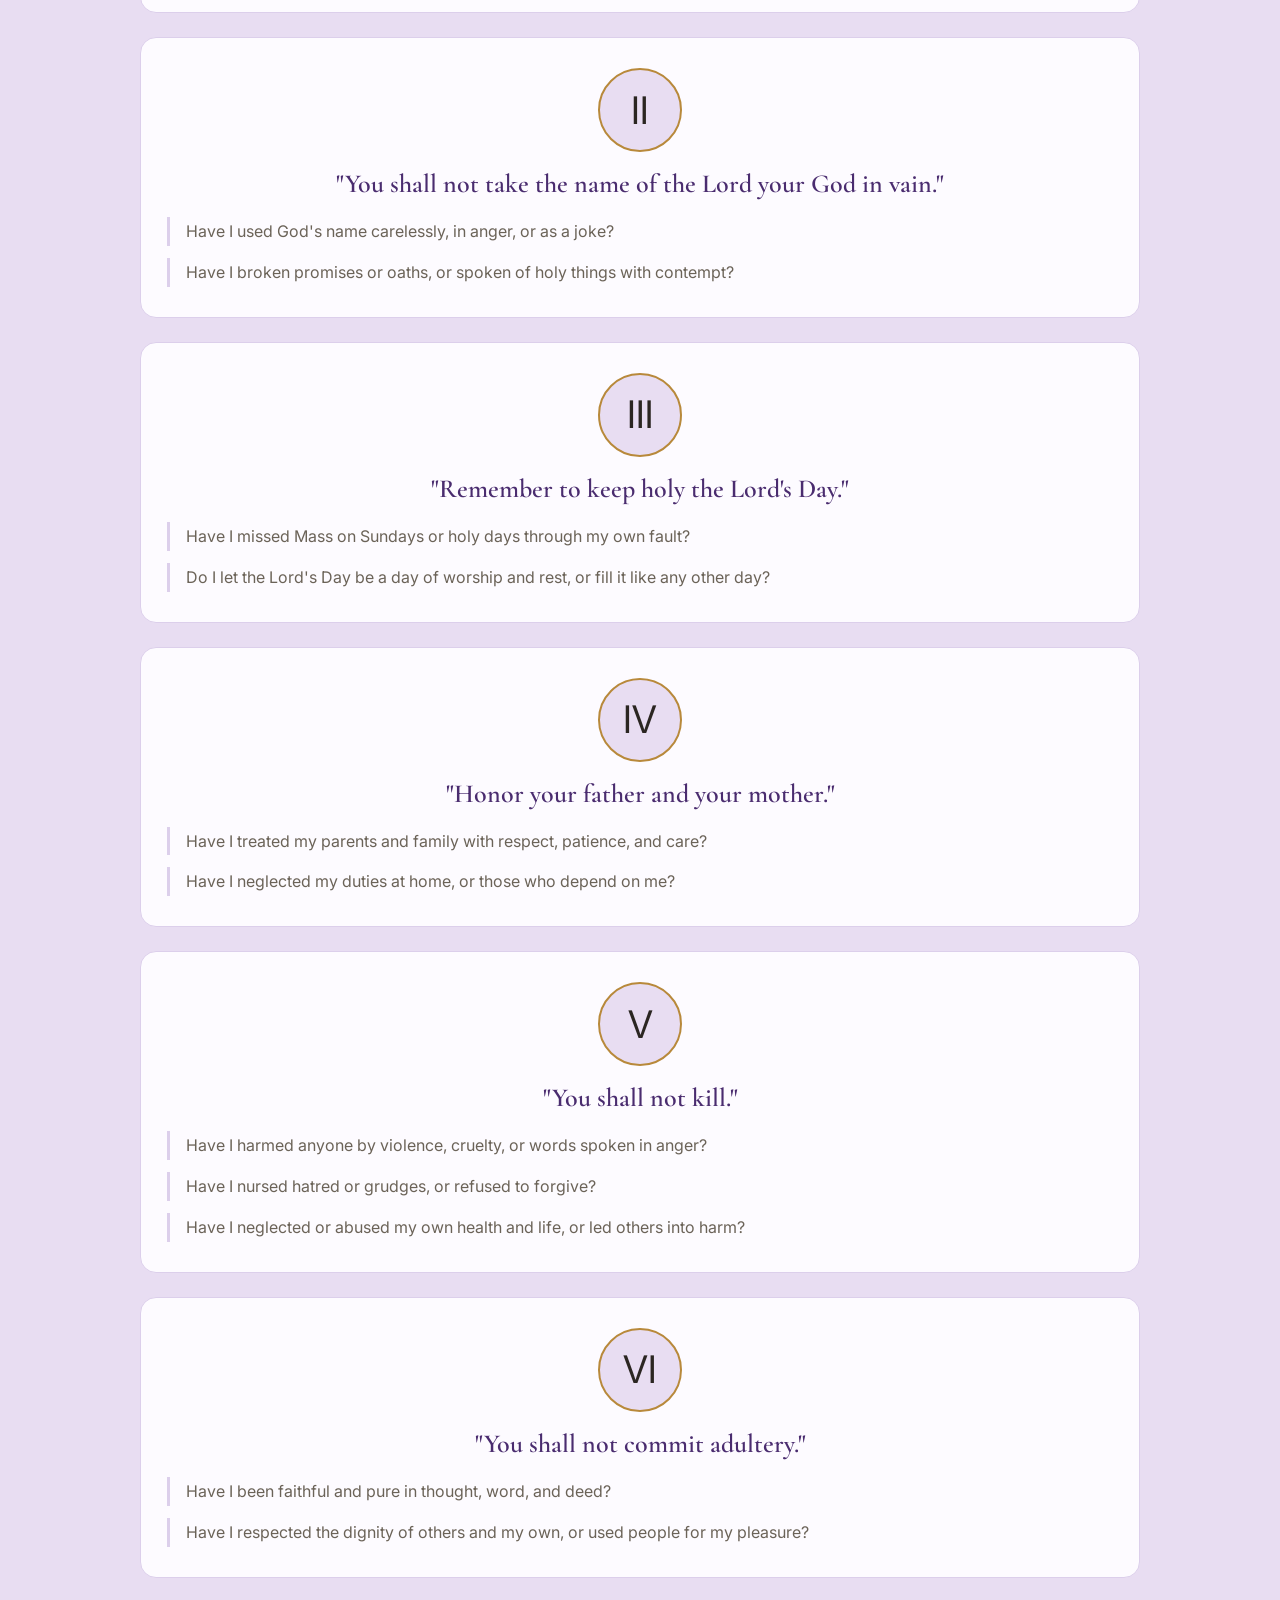
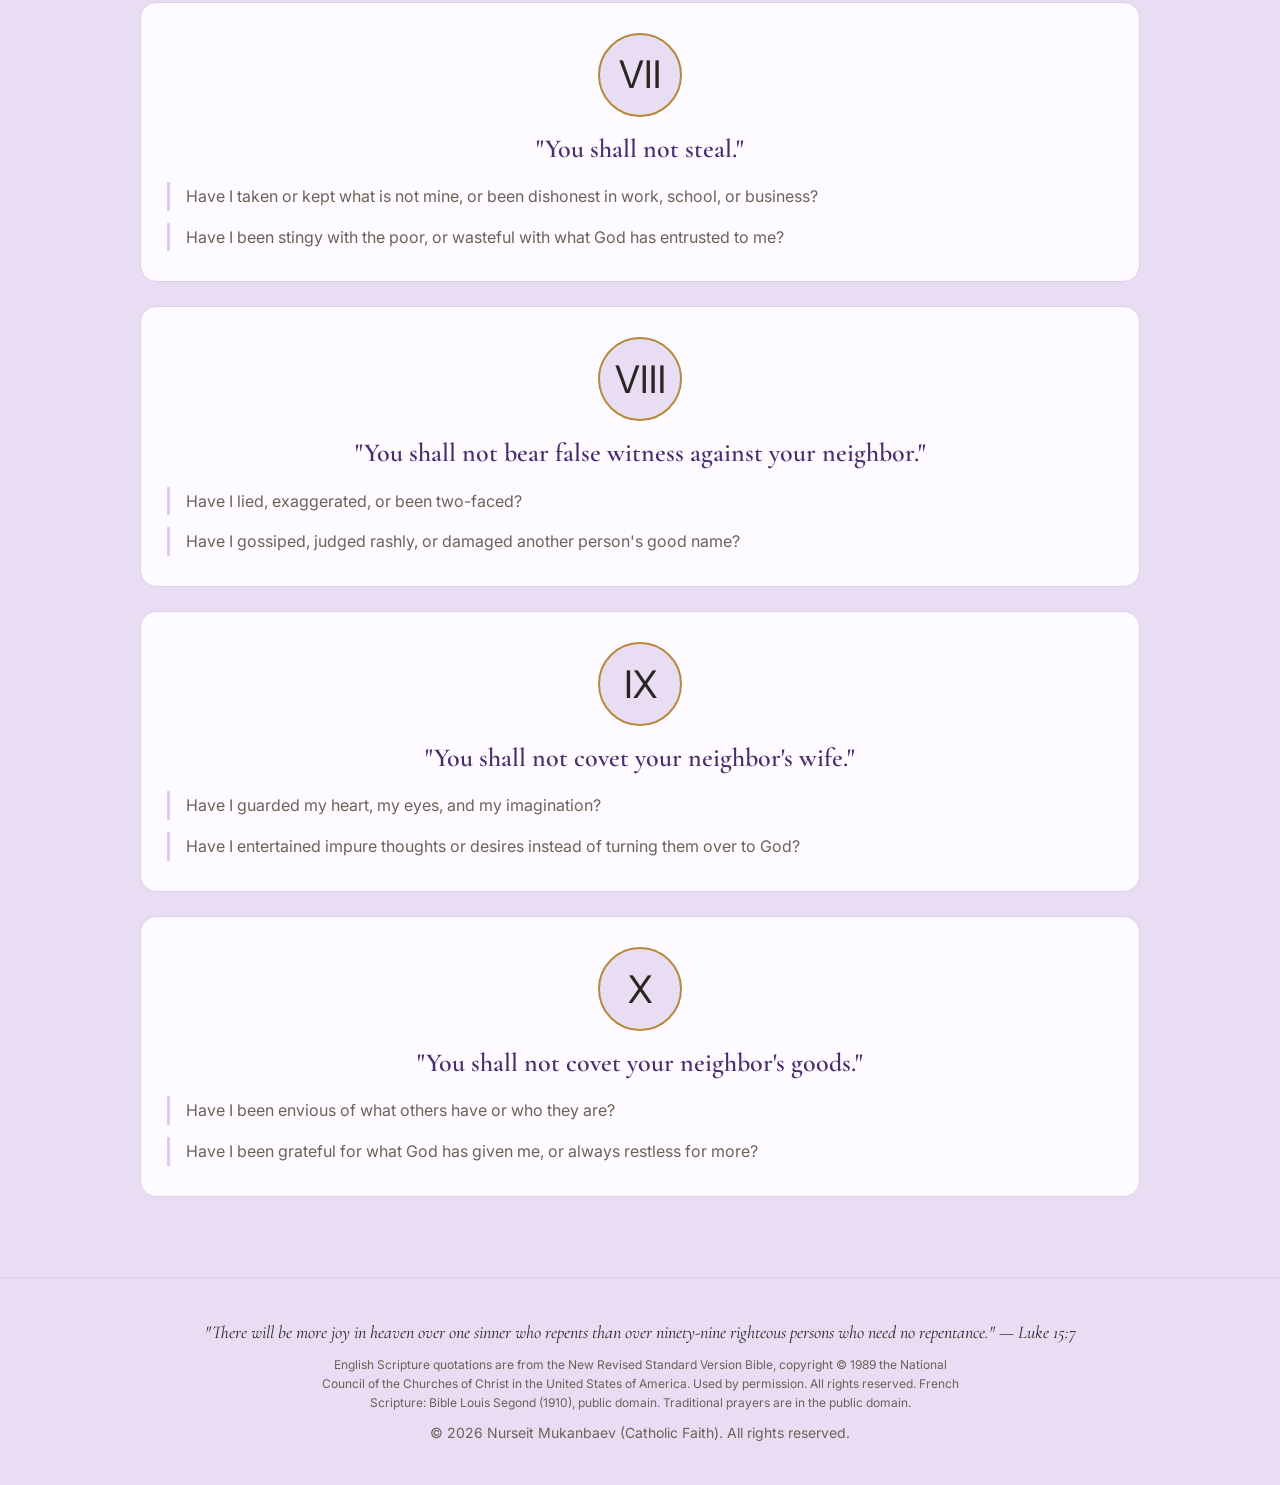
<file: confession.html>
<!DOCTYPE html>
<html lang="en" data-lang="en">
<head>
  <meta charset="UTF-8" />
  <meta name="viewport" content="width=device-width, initial-scale=1.0" />
  <meta name="description" content="How to go to Confession, with a gentle bilingual examination of conscience based on the Ten Commandments." />
  <meta name="theme-color" content="#4a2c6f" />

  <meta property="og:site_name" content="Catholic Faith" />
  <meta property="og:type" content="website" />
  <meta property="og:title" content="Preparing for Confession — Catholic Faith" />
  <meta property="og:description" content="How to go to Confession, with a gentle bilingual examination of conscience based on the Ten Commandments." />
  <meta property="og:url" content="https://nurseitmukanbaev-art.github.io/catholic-faith/confession.html" />
  <meta property="og:image" content="https://nurseitmukanbaev-art.github.io/catholic-faith/og-image.png" />

  <meta name="twitter:card" content="summary_large_image" />
  <meta name="twitter:title" content="Preparing for Confession — Catholic Faith" />
  <meta name="twitter:description" content="How to go to Confession, with a gentle bilingual examination of conscience based on the Ten Commandments." />
  <meta name="twitter:image" content="https://nurseitmukanbaev-art.github.io/catholic-faith/og-image.png" />

  <title>Preparing for Confession — Catholic Faith</title>

  <link rel="icon" href="./icon.svg" type="image/svg+xml" />
  <link rel="shortcut icon" href="./icon.svg" />
  <link rel="apple-touch-icon" href="./icon.svg" />

  <link rel="preconnect" href="https://fonts.googleapis.com" />
  <link rel="preconnect" href="https://fonts.gstatic.com" crossorigin />
  <link
    href="https://fonts.googleapis.com/css2?family=Cormorant+Garamond:wght@500;600;700&family=Inter:wght@400;500;600&display=swap"
    rel="stylesheet"
  />

  <link rel="stylesheet" href="./style.css?v=21" />
</head>

<body>

  <!-- ============================================================
       NAVIGATION BAR  (identical to the other pages)
       ============================================================ -->
  <nav class="navbar">
    <a href="./index.html" class="logo">✝︎ <span class="lang lang-en">Catholic Faith</span><span class="lang lang-fr">Foi catholique</span></a>

    <button class="mobile-menu-toggle" id="menuButton" onclick="toggleMenu()" aria-label="Open menu" aria-expanded="false">
      ☰
    </button>

    <div class="nav-links" id="navLinks">
      <a href="./index.html"><span class="lang lang-en">Home</span><span class="lang lang-fr">Accueil</span></a>
      <a href="./saints.html"><span class="lang lang-en">Saints</span><span class="lang lang-fr">Saints</span></a>

      <div class="dropdown">
        <button class="dropdown-toggle"><span class="lang lang-en">Prayer</span><span class="lang lang-fr">Prière</span> ▾</button>
        <div class="dropdown-menu">
          <a href="./prayers.html"><span class="lang lang-en">Prayers</span><span class="lang lang-fr">Prières</span></a>
          <a href="./rosaries.html"><span class="lang lang-en">Rosaries</span><span class="lang lang-fr">Rosaire</span></a>
          <a href="./chaplet.html"><span class="lang lang-en">Divine Mercy Chaplet</span><span class="lang lang-fr">Chapelet de la Miséricorde</span></a>
          <a href="./novenas.html"><span class="lang lang-en">Novenas</span><span class="lang lang-fr">Neuvaines</span></a>
          <a href="./stations.html"><span class="lang lang-en">Stations of the Cross</span><span class="lang lang-fr">Chemin de Croix</span></a>
          <a href="./candle.html"><span class="lang lang-en">Light a Candle</span><span class="lang lang-fr">Allumer un cierge</span></a>
        </div>
      </div>

      <div class="dropdown">
        <button class="dropdown-toggle"><span class="lang lang-en">Faith</span><span class="lang lang-fr">La Foi</span> ▾</button>
        <div class="dropdown-menu">
          <a href="./mass.html"><span class="lang lang-en">The Mass</span><span class="lang lang-fr">La Messe</span></a>
          <a href="./sacraments.html"><span class="lang lang-en">The Sacraments</span><span class="lang lang-fr">Les Sacrements</span></a>
          <a href="./confession.html"><span class="lang lang-en">Preparing for Confession</span><span class="lang lang-fr">Se préparer à la confession</span></a>
          <a href="./churchyear.html"><span class="lang lang-en">The Church Year</span><span class="lang lang-fr">L'Année liturgique</span></a>
        </div>
      </div>

      <div class="lang-switch">
        <button class="lang-btn" data-lang="en" onclick="setLang('en')">EN</button>
        <button class="lang-btn" data-lang="fr" onclick="setLang('fr')">FR</button>
      </div>


      <div class="palette-picker">
        <button class="swatch" data-palette="violet" style="background:#4a2c6f" onclick="setPalette('violet')" title="Violet" aria-label="Violet palette"></button>
        <button class="swatch" data-palette="cardinal" style="background:#6e1423" onclick="setPalette('cardinal')" title="Cardinal Red" aria-label="Cardinal red palette"></button>
        <button class="swatch" data-palette="blue" style="background:#1f3a6e" onclick="setPalette('blue')" title="Marian Blue" aria-label="Marian blue palette"></button>
        <button class="swatch" data-palette="green" style="background:#1f5c3a" onclick="setPalette('green')" title="Ordinary Time Green" aria-label="Ordinary Time green palette"></button>
        <button class="swatch swatch-liturgical" data-palette="liturgical" onclick="setPalette('liturgical')" title="Follow the Church year / Suivre l'année liturgique" aria-label="Follow the Church year / Suivre l'année liturgique"><span class="lang lang-en" aria-hidden="true">✝</span><span class="lang lang-fr" aria-hidden="true">✝</span><span class="sr-only"><span class="lang lang-en">Follow the Church year</span><span class="lang lang-fr">Suivre l'année liturgique</span></span></button>
      </div>

      <button class="theme-toggle" onclick="toggleTheme()" id="themeButton" aria-label="Toggle dark mode">🌙</button>
    </div>
  </nav>

  <!-- ============================================================
       PREPARING FOR CONFESSION
       Two parts: "How to go to Confession" as step cards, then an
       examination of conscience by the Ten Commandments. The
       "Begin the Examination" button walks through the commandment
       cards with the same guided engine as the Rosary
       (openConfessionGuide in script.js reads #examenList).
       ============================================================ -->
  <main class="saints-main">
    <h1 class="page-title">
      <span class="lang lang-en">Preparing for Confession</span><span class="lang lang-fr">Se préparer à la confession</span>
    </h1>
    <p class="page-subtitle">
      <span class="lang lang-en">God is not waiting to scold you — he is waiting to welcome you home. A little preparation helps you receive his mercy with a quiet heart.</span>
      <span class="lang lang-fr">Dieu n'attend pas pour vous gronder — il attend pour vous accueillir. Un peu de préparation aide à recevoir sa miséricorde avec un cœur paisible.</span>
    </p>

    <!-- ----- HOW TO GO TO CONFESSION (step cards) ----- -->
    <div class="saints-grid">

      <article class="saint-card">
        <div class="saint-avatar">🕯️</div>
        <h2 class="saint-name"><span class="lang lang-en">1. Examine Your Conscience</span><span class="lang lang-fr">1. Examinez votre conscience</span></h2>
        <p class="saint-bio"><span class="lang lang-en">Before going, set aside a few quiet minutes to review your life since your last confession. The guided examination below will walk you through it, commandment by commandment.</span><span class="lang lang-fr">Avant d'y aller, prenez quelques minutes de calme pour relire votre vie depuis votre dernière confession. L'examen guidé ci-dessous vous y conduit, commandement par commandement.</span></p>
      </article>

      <article class="saint-card">
        <div class="saint-avatar">🚪</div>
        <h2 class="saint-name"><span class="lang lang-en">2. Greet the Priest</span><span class="lang lang-fr">2. Saluez le prêtre</span></h2>
        <p class="saint-bio"><span class="lang lang-en">Make the Sign of the Cross and say: "Bless me, Father, for I have sinned. It has been (some time) since my last confession." If you have forgotten how it goes, just say so — the priest will gladly help you.</span><span class="lang lang-fr">Faites le signe de la Croix et dites : « Bénissez-moi, mon père, parce que j'ai péché. Je ne me suis pas confessé depuis (un certain temps). » Si vous avez oublié comment faire, dites-le simplement — le prêtre vous aidera volontiers.</span></p>
      </article>

      <article class="saint-card">
        <div class="saint-avatar">🗣️</div>
        <h2 class="saint-name"><span class="lang lang-en">3. Confess Your Sins</span><span class="lang lang-fr">3. Confessez vos péchés</span></h2>
        <p class="saint-bio"><span class="lang lang-en">Confess simply and honestly, without excuses and without long stories. Serious sins should be named in kind and, as best you can, in number. Nothing you say will surprise God — or, after years of confessions, the priest.</span><span class="lang lang-fr">Confessez-vous simplement et honnêtement, sans excuses et sans longs récits. Les péchés graves doivent être nommés en espèce et, autant que possible, en nombre. Rien de ce que vous direz ne surprendra Dieu — ni, après des années de confessions, le prêtre.</span></p>
      </article>

      <article class="saint-card">
        <div class="saint-avatar">📿</div>
        <h2 class="saint-name"><span class="lang lang-en">4. Receive Your Penance</span><span class="lang lang-fr">4. Recevez votre pénitence</span></h2>
        <p class="saint-bio"><span class="lang lang-en">The priest may offer a word of counsel, then give you a penance — usually a prayer or a small act of love. Receive it gratefully; it is medicine, not punishment.</span><span class="lang lang-fr">Le prêtre peut offrir un conseil, puis vous donner une pénitence — généralement une prière ou un petit acte d'amour. Recevez-la avec gratitude ; c'est un remède, non une punition.</span></p>
      </article>

      <article class="saint-card">
        <div class="saint-avatar">🔔</div>
        <h2 class="saint-name"><span class="lang lang-en">5. Pray the Act of Contrition</span><span class="lang lang-fr">5. Priez l'Acte de Contrition</span></h2>
        <p class="saint-bio"><span class="lang lang-en">The priest will invite you to express your sorrow. You may use the traditional <a class="guide-prayer-link" href="./prayers.html#act-of-contrition">Act of Contrition</a> or your own sincere words.</span><span class="lang lang-fr">Le prêtre vous invitera à exprimer votre repentir. Vous pouvez utiliser l'<a class="guide-prayer-link" href="./prayers.html#act-of-contrition">Acte de Contrition</a> traditionnel ou vos propres mots sincères.</span></p>
      </article>

      <article class="saint-card">
        <div class="saint-avatar">🕊️</div>
        <h2 class="saint-name"><span class="lang lang-en">6. Absolution &amp; Thanksgiving</span><span class="lang lang-fr">6. L'absolution et l'action de grâce</span></h2>
        <p class="saint-bio"><span class="lang lang-en">The priest prays the words of absolution — through them, Christ himself forgives you. Answer "Amen," go in peace, do your penance soon, and thank God: heaven is rejoicing over you.</span><span class="lang lang-fr">Le prêtre prononce les paroles de l'absolution — par elles, le Christ lui-même vous pardonne. Répondez « Amen », allez en paix, accomplissez votre pénitence sans tarder et remerciez Dieu : le ciel se réjouit pour vous.</span></p>
      </article>

    </div>

    <!-- ============================================================
         EXAMINATION OF CONSCIENCE (by the Ten Commandments)
         The guided flow reads these cards, so to edit a question
         you only change it here.
         ============================================================ -->
    <section class="litany-section">
      <h2 class="page-title litany-heading">
        <span class="lang lang-en">Examination of Conscience</span><span class="lang lang-fr">Examen de conscience</span>
      </h2>
      <p class="page-subtitle">
        <span class="lang lang-en">Walk slowly through the Ten Commandments. These questions are a lantern, not a courtroom.</span>
        <span class="lang lang-fr">Parcourez lentement les Dix Commandements. Ces questions sont une lanterne, non un tribunal.</span>
      </p>

      <button class="guide-start" onclick="openConfessionGuide()">
        <span class="lang lang-en">Begin the Examination</span><span class="lang lang-fr">Commencer l'examen</span>
      </button>

      <div class="litany-grid" id="examenList">

        <article class="saint-card litany-card">
          <div class="saint-avatar">Ⅰ</div>
          <h3 class="litany-name">
            <span class="lang lang-en">"I am the Lord your God; you shall have no other gods before me."</span><span class="lang lang-fr">« Je suis le Seigneur ton Dieu. Tu n'auras pas d'autres dieux que moi. »</span>
          </h3>
          <div class="litany-text">
            <p><span class="lang lang-en">Have I made time for God in daily prayer, or pushed him to the margins of my life?</span><span class="lang lang-fr">Ai-je donné du temps à Dieu dans la prière quotidienne, ou l'ai-je repoussé aux marges de ma vie ?</span></p>
            <p><span class="lang lang-en">Have I let money, success, comfort, or my own image take God's place?</span><span class="lang lang-fr">Ai-je laissé l'argent, la réussite, le confort ou ma propre image prendre la place de Dieu ?</span></p>
            <p><span class="lang lang-en">Have I dabbled in superstition, horoscopes, or the occult instead of trusting him?</span><span class="lang lang-fr">Me suis-je adonné à la superstition, aux horoscopes ou à l'occultisme au lieu de lui faire confiance ?</span></p>
          </div>
        </article>

        <article class="saint-card litany-card">
          <div class="saint-avatar">Ⅱ</div>
          <h3 class="litany-name">
            <span class="lang lang-en">"You shall not take the name of the Lord your God in vain."</span><span class="lang lang-fr">« Tu ne prononceras pas en vain le nom du Seigneur ton Dieu. »</span>
          </h3>
          <div class="litany-text">
            <p><span class="lang lang-en">Have I used God's name carelessly, in anger, or as a joke?</span><span class="lang lang-fr">Ai-je employé le nom de Dieu avec légèreté, par colère ou par moquerie ?</span></p>
            <p><span class="lang lang-en">Have I broken promises or oaths, or spoken of holy things with contempt?</span><span class="lang lang-fr">Ai-je manqué à mes promesses ou serments, ou parlé des choses saintes avec mépris ?</span></p>
          </div>
        </article>

        <article class="saint-card litany-card">
          <div class="saint-avatar">Ⅲ</div>
          <h3 class="litany-name">
            <span class="lang lang-en">"Remember to keep holy the Lord's Day."</span><span class="lang lang-fr">« Souviens-toi de sanctifier le jour du Seigneur. »</span>
          </h3>
          <div class="litany-text">
            <p><span class="lang lang-en">Have I missed Mass on Sundays or holy days through my own fault?</span><span class="lang lang-fr">Ai-je manqué la messe le dimanche ou les jours de fête par ma propre faute ?</span></p>
            <p><span class="lang lang-en">Do I let the Lord's Day be a day of worship and rest, or fill it like any other day?</span><span class="lang lang-fr">Est-ce que je laisse le jour du Seigneur être un jour de culte et de repos, ou le remplis-je comme n'importe quel autre jour ?</span></p>
          </div>
        </article>

        <article class="saint-card litany-card">
          <div class="saint-avatar">Ⅳ</div>
          <h3 class="litany-name">
            <span class="lang lang-en">"Honor your father and your mother."</span><span class="lang lang-fr">« Honore ton père et ta mère. »</span>
          </h3>
          <div class="litany-text">
            <p><span class="lang lang-en">Have I treated my parents and family with respect, patience, and care?</span><span class="lang lang-fr">Ai-je traité mes parents et ma famille avec respect, patience et attention ?</span></p>
            <p><span class="lang lang-en">Have I neglected my duties at home, or those who depend on me?</span><span class="lang lang-fr">Ai-je négligé mes devoirs à la maison, ou ceux qui dépendent de moi ?</span></p>
          </div>
        </article>

        <article class="saint-card litany-card">
          <div class="saint-avatar">Ⅴ</div>
          <h3 class="litany-name">
            <span class="lang lang-en">"You shall not kill."</span><span class="lang lang-fr">« Tu ne tueras pas. »</span>
          </h3>
          <div class="litany-text">
            <p><span class="lang lang-en">Have I harmed anyone by violence, cruelty, or words spoken in anger?</span><span class="lang lang-fr">Ai-je blessé quelqu'un par la violence, la cruauté ou des paroles dites sous la colère ?</span></p>
            <p><span class="lang lang-en">Have I nursed hatred or grudges, or refused to forgive?</span><span class="lang lang-fr">Ai-je entretenu la haine ou la rancune, ou refusé de pardonner ?</span></p>
            <p><span class="lang lang-en">Have I neglected or abused my own health and life, or led others into harm?</span><span class="lang lang-fr">Ai-je négligé ou maltraité ma propre santé et ma vie, ou entraîné les autres vers le mal ?</span></p>
          </div>
        </article>

        <article class="saint-card litany-card">
          <div class="saint-avatar">Ⅵ</div>
          <h3 class="litany-name">
            <span class="lang lang-en">"You shall not commit adultery."</span><span class="lang lang-fr">« Tu ne commettras pas d'adultère. »</span>
          </h3>
          <div class="litany-text">
            <p><span class="lang lang-en">Have I been faithful and pure in thought, word, and deed?</span><span class="lang lang-fr">Ai-je été fidèle et pur en pensées, en paroles et en actes ?</span></p>
            <p><span class="lang lang-en">Have I respected the dignity of others and my own, or used people for my pleasure?</span><span class="lang lang-fr">Ai-je respecté la dignité des autres et la mienne, ou me suis-je servi des personnes pour mon plaisir ?</span></p>
          </div>
        </article>

        <article class="saint-card litany-card">
          <div class="saint-avatar">Ⅶ</div>
          <h3 class="litany-name">
            <span class="lang lang-en">"You shall not steal."</span><span class="lang lang-fr">« Tu ne voleras pas. »</span>
          </h3>
          <div class="litany-text">
            <p><span class="lang lang-en">Have I taken or kept what is not mine, or been dishonest in work, school, or business?</span><span class="lang lang-fr">Ai-je pris ou gardé ce qui ne m'appartient pas, ou été malhonnête au travail, à l'école ou dans les affaires ?</span></p>
            <p><span class="lang lang-en">Have I been stingy with the poor, or wasteful with what God has entrusted to me?</span><span class="lang lang-fr">Ai-je été avare envers les pauvres, ou gaspilleur de ce que Dieu m'a confié ?</span></p>
          </div>
        </article>

        <article class="saint-card litany-card">
          <div class="saint-avatar">Ⅷ</div>
          <h3 class="litany-name">
            <span class="lang lang-en">"You shall not bear false witness against your neighbor."</span><span class="lang lang-fr">« Tu ne porteras pas de faux témoignage contre ton prochain. »</span>
          </h3>
          <div class="litany-text">
            <p><span class="lang lang-en">Have I lied, exaggerated, or been two-faced?</span><span class="lang lang-fr">Ai-je menti, exagéré, ou été hypocrite ?</span></p>
            <p><span class="lang lang-en">Have I gossiped, judged rashly, or damaged another person's good name?</span><span class="lang lang-fr">Ai-je colporté des ragots, jugé témérairement, ou nui à la réputation de quelqu'un ?</span></p>
          </div>
        </article>

        <article class="saint-card litany-card">
          <div class="saint-avatar">Ⅸ</div>
          <h3 class="litany-name">
            <span class="lang lang-en">"You shall not covet your neighbor's wife."</span><span class="lang lang-fr">« Tu ne convoiteras pas la femme de ton prochain. »</span>
          </h3>
          <div class="litany-text">
            <p><span class="lang lang-en">Have I guarded my heart, my eyes, and my imagination?</span><span class="lang lang-fr">Ai-je gardé mon cœur, mes yeux et mon imagination ?</span></p>
            <p><span class="lang lang-en">Have I entertained impure thoughts or desires instead of turning them over to God?</span><span class="lang lang-fr">Ai-je entretenu des pensées ou des désirs impurs au lieu de les remettre à Dieu ?</span></p>
          </div>
        </article>

        <article class="saint-card litany-card">
          <div class="saint-avatar">Ⅹ</div>
          <h3 class="litany-name">
            <span class="lang lang-en">"You shall not covet your neighbor's goods."</span><span class="lang lang-fr">« Tu ne convoiteras pas les biens de ton prochain. »</span>
          </h3>
          <div class="litany-text">
            <p><span class="lang lang-en">Have I been envious of what others have or who they are?</span><span class="lang lang-fr">Ai-je envié ce que les autres possèdent ou ce qu'ils sont ?</span></p>
            <p><span class="lang lang-en">Have I been grateful for what God has given me, or always restless for more?</span><span class="lang lang-fr">Ai-je été reconnaissant pour ce que Dieu m'a donné, ou toujours avide d'en avoir plus ?</span></p>
          </div>
        </article>

      </div>
    </section>
  </main>

  <!-- ============================================================
       FOOTER
       ============================================================ -->
  <footer class="footer">
    <p class="verse">
      <span class="lang lang-en">"There will be more joy in heaven over one sinner who repents than over ninety-nine righteous persons who need no repentance." — Luke 15:7</span>
      <span class="lang lang-fr">« Il y aura plus de joie dans le ciel pour un seul pécheur qui se repent, que pour quatre-vingt-dix-neuf justes qui n'ont pas besoin de repentance. » — Luc 15, 7</span>
    </p>
    <p class="footer-credit">
      <span class="lang lang-en">English Scripture quotations are from the New Revised Standard Version Bible, copyright © 1989 the National Council of the Churches of Christ in the United States of America. Used by permission. All rights reserved. French Scripture: Bible Louis Segond (1910), public domain. Traditional prayers are in the public domain.</span>
      <span class="lang lang-fr">Citations bibliques anglaises : New Revised Standard Version Bible, copyright © 1989 the National Council of the Churches of Christ in the United States of America. Used by permission. All rights reserved. Citations bibliques françaises : Bible Louis Segond (1910), domaine public. Les prières traditionnelles sont dans le domaine public.</span>
    </p>
    <p>© 2026 Nurseit Mukanbaev (Catholic Faith). All rights reserved.</p>
  </footer>

  <script src="script.js?v=22"></script>

</body>
</html>
</file>
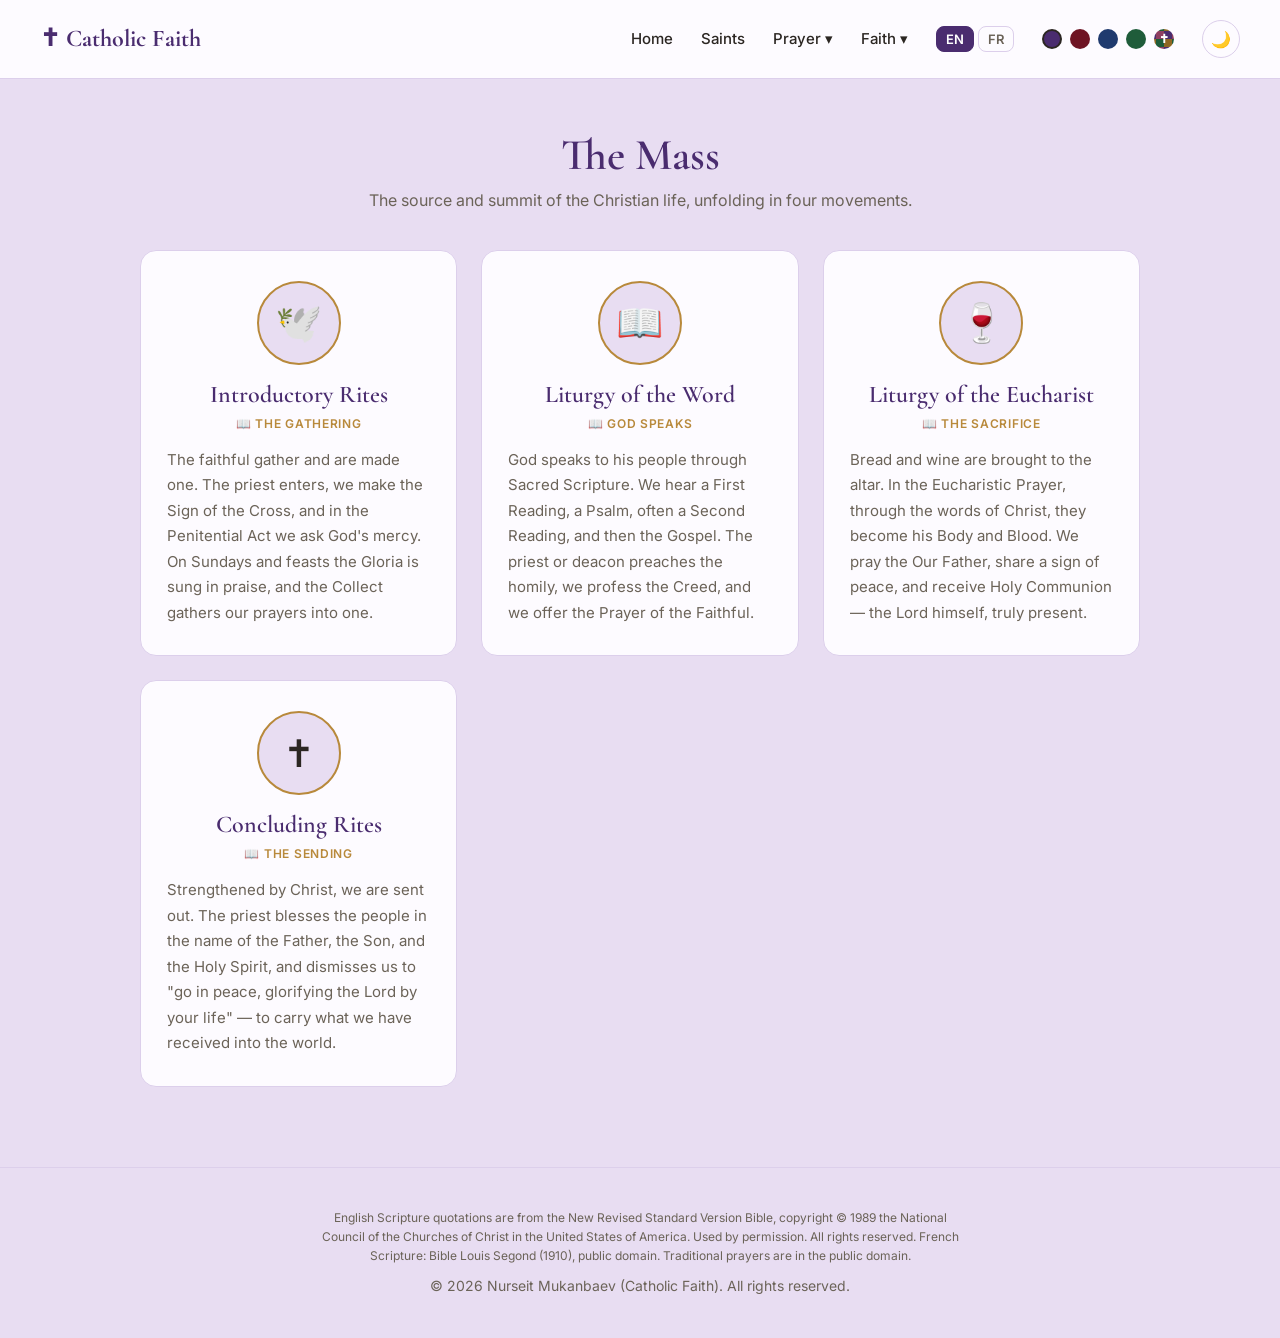
<file: mass.html>
<!DOCTYPE html>
<html lang="en" data-lang="en">
<head>
  <meta charset="UTF-8" />
  <meta name="viewport" content="width=device-width, initial-scale=1.0" />
  <meta name="description" content="Learn the four main movements of the Catholic Mass and how the liturgy leads us to the Eucharist." />
  <meta name="theme-color" content="#4a2c6f" />

  <meta property="og:site_name" content="Catholic Faith" />
  <meta property="og:type" content="website" />
  <meta property="og:title" content="The Mass — Catholic Faith" />
  <meta property="og:description" content="Learn the four main movements of the Catholic Mass and how the liturgy leads us to the Eucharist." />
  <meta property="og:url" content="https://nurseitmukanbaev-art.github.io/catholic-faith/mass.html" />
  <meta property="og:image" content="https://nurseitmukanbaev-art.github.io/catholic-faith/og-image.png" />

  <meta name="twitter:card" content="summary_large_image" />
  <meta name="twitter:title" content="The Mass — Catholic Faith" />
  <meta name="twitter:description" content="Learn the four main movements of the Catholic Mass and how the liturgy leads us to the Eucharist." />
  <meta name="twitter:image" content="https://nurseitmukanbaev-art.github.io/catholic-faith/og-image.png" />

  <title>The Mass — Catholic Faith</title>

  <link rel="icon" href="./icon.svg" type="image/svg+xml" />
  <link rel="shortcut icon" href="./icon.svg" />
  <link rel="apple-touch-icon" href="./icon.svg" />

  <link rel="preconnect" href="https://fonts.googleapis.com" />
  <link rel="preconnect" href="https://fonts.gstatic.com" crossorigin />
  <link
    href="https://fonts.googleapis.com/css2?family=Cormorant+Garamond:wght@500;600;700&family=Inter:wght@400;500;600&display=swap"
    rel="stylesheet"
  />

  <link rel="stylesheet" href="./style.css?v=21" />
</head>

<body>

  <!-- ============================================================
       NAVIGATION BAR  (identical to the other pages)
       ============================================================ -->
  <nav class="navbar">
    <a href="./index.html" class="logo">✝︎ <span class="lang lang-en">Catholic Faith</span><span class="lang lang-fr">Foi catholique</span></a>

    <button class="mobile-menu-toggle" id="menuButton" onclick="toggleMenu()" aria-label="Open menu" aria-expanded="false">
      ☰
    </button>

    <div class="nav-links" id="navLinks">
      <a href="./index.html"><span class="lang lang-en">Home</span><span class="lang lang-fr">Accueil</span></a>
      <a href="./saints.html"><span class="lang lang-en">Saints</span><span class="lang lang-fr">Saints</span></a>

      <div class="dropdown">
        <button class="dropdown-toggle"><span class="lang lang-en">Prayer</span><span class="lang lang-fr">Prière</span> ▾</button>
        <div class="dropdown-menu">
          <a href="./prayers.html"><span class="lang lang-en">Prayers</span><span class="lang lang-fr">Prières</span></a>
          <a href="./rosaries.html"><span class="lang lang-en">Rosaries</span><span class="lang lang-fr">Rosaire</span></a>
          <a href="./chaplet.html"><span class="lang lang-en">Divine Mercy Chaplet</span><span class="lang lang-fr">Chapelet de la Miséricorde</span></a>
          <a href="./novenas.html"><span class="lang lang-en">Novenas</span><span class="lang lang-fr">Neuvaines</span></a>
          <a href="./stations.html"><span class="lang lang-en">Stations of the Cross</span><span class="lang lang-fr">Chemin de Croix</span></a>
          <a href="./candle.html"><span class="lang lang-en">Light a Candle</span><span class="lang lang-fr">Allumer un cierge</span></a>
        </div>
      </div>

      <div class="dropdown">
        <button class="dropdown-toggle"><span class="lang lang-en">Faith</span><span class="lang lang-fr">La Foi</span> ▾</button>
        <div class="dropdown-menu">
          <a href="./mass.html"><span class="lang lang-en">The Mass</span><span class="lang lang-fr">La Messe</span></a>
          <a href="./sacraments.html"><span class="lang lang-en">The Sacraments</span><span class="lang lang-fr">Les Sacrements</span></a>
          <a href="./confession.html"><span class="lang lang-en">Preparing for Confession</span><span class="lang lang-fr">Se préparer à la confession</span></a>
          <a href="./churchyear.html"><span class="lang lang-en">The Church Year</span><span class="lang lang-fr">L'Année liturgique</span></a>
        </div>
      </div>

      <div class="lang-switch">
        <button class="lang-btn" data-lang="en" onclick="setLang('en')">EN</button>
        <button class="lang-btn" data-lang="fr" onclick="setLang('fr')">FR</button>
      </div>


      <div class="palette-picker">
        <button class="swatch" data-palette="violet" style="background:#4a2c6f" onclick="setPalette('violet')" title="Violet" aria-label="Violet palette"></button>
        <button class="swatch" data-palette="cardinal" style="background:#6e1423" onclick="setPalette('cardinal')" title="Cardinal Red" aria-label="Cardinal red palette"></button>
        <button class="swatch" data-palette="blue" style="background:#1f3a6e" onclick="setPalette('blue')" title="Marian Blue" aria-label="Marian blue palette"></button>
        <button class="swatch" data-palette="green" style="background:#1f5c3a" onclick="setPalette('green')" title="Ordinary Time Green" aria-label="Ordinary Time green palette"></button>
        <button class="swatch swatch-liturgical" data-palette="liturgical" onclick="setPalette('liturgical')" title="Follow the Church year / Suivre l'année liturgique" aria-label="Follow the Church year / Suivre l'année liturgique"><span class="lang lang-en" aria-hidden="true">✝</span><span class="lang lang-fr" aria-hidden="true">✝</span><span class="sr-only"><span class="lang lang-en">Follow the Church year</span><span class="lang lang-fr">Suivre l'année liturgique</span></span></button>
      </div>

      <button class="theme-toggle" onclick="toggleTheme()" id="themeButton" aria-label="Toggle dark mode">🌙</button>
    </div>
  </nav>

  <!-- ============================================================
       THE MASS CONTENT
       The four parts of the Mass, each as a card. To edit a part,
       change the name and the description inside its <article>.
       ============================================================ -->
  <main class="saints-main">
    <h1 class="page-title">
      <span class="lang lang-en">The Mass</span><span class="lang lang-fr">La Messe</span>
    </h1>
    <p class="page-subtitle">
      <span class="lang lang-en">The source and summit of the Christian life, unfolding in four movements.</span>
      <span class="lang lang-fr">La source et le sommet de la vie chrétienne, qui se déploie en quatre temps.</span>
    </p>

    <div class="saints-grid">

      <article class="saint-card">
        <div class="saint-avatar">🕊️</div>
        <h2 class="saint-name"><span class="lang lang-en">Introductory Rites</span><span class="lang lang-fr">Rites d'ouverture</span></h2>
        <p class="saint-feast">📖 <span class="lang lang-en">The Gathering</span><span class="lang lang-fr">Le rassemblement</span></p>
        <p class="saint-bio"><span class="lang lang-en">The faithful gather and are made one. The priest enters, we make the Sign of the Cross, and in the Penitential Act we ask God's mercy. On Sundays and feasts the Gloria is sung in praise, and the Collect gathers our prayers into one.</span><span class="lang lang-fr">Les fidèles se rassemblent et ne font plus qu'un. Le prêtre entre, nous faisons le signe de la croix, et dans la préparation pénitentielle nous demandons la miséricorde de Dieu. Les dimanches et les fêtes, le Gloria est chanté en louange, et la prière d'ouverture rassemble nos intentions en une seule.</span></p>
      </article>

      <article class="saint-card">
        <div class="saint-avatar">📖</div>
        <h2 class="saint-name"><span class="lang lang-en">Liturgy of the Word</span><span class="lang lang-fr">Liturgie de la Parole</span></h2>
        <p class="saint-feast">📖 <span class="lang lang-en">God Speaks</span><span class="lang lang-fr">Dieu nous parle</span></p>
        <p class="saint-bio"><span class="lang lang-en">God speaks to his people through Sacred Scripture. We hear a First Reading, a Psalm, often a Second Reading, and then the Gospel. The priest or deacon preaches the homily, we profess the Creed, and we offer the Prayer of the Faithful.</span><span class="lang lang-fr">Dieu parle à son peuple à travers les Saintes Écritures. Nous écoutons une première lecture, un psaume, souvent une deuxième lecture, puis l'Évangile. Le prêtre ou le diacre prononce l'homélie, nous professons le Credo, et nous présentons la prière universelle.</span></p>
      </article>

      <article class="saint-card">
        <div class="saint-avatar">🍷</div>
        <h2 class="saint-name"><span class="lang lang-en">Liturgy of the Eucharist</span><span class="lang lang-fr">Liturgie de l'Eucharistie</span></h2>
        <p class="saint-feast">📖 <span class="lang lang-en">The Sacrifice</span><span class="lang lang-fr">Le sacrifice</span></p>
        <p class="saint-bio"><span class="lang lang-en">Bread and wine are brought to the altar. In the Eucharistic Prayer, through the words of Christ, they become his Body and Blood. We pray the Our Father, share a sign of peace, and receive Holy Communion — the Lord himself, truly present.</span><span class="lang lang-fr">Le pain et le vin sont apportés à l'autel. Dans la prière eucharistique, par les paroles du Christ, ils deviennent son Corps et son Sang. Nous prions le Notre Père, échangeons un geste de paix, et recevons la sainte communion — le Seigneur lui-même, vraiment présent.</span></p>
      </article>

      <article class="saint-card">
        <div class="saint-avatar">✝︎</div>
        <h2 class="saint-name"><span class="lang lang-en">Concluding Rites</span><span class="lang lang-fr">Rites de conclusion</span></h2>
        <p class="saint-feast">📖 <span class="lang lang-en">The Sending</span><span class="lang lang-fr">L'envoi</span></p>
        <p class="saint-bio"><span class="lang lang-en">Strengthened by Christ, we are sent out. The priest blesses the people in the name of the Father, the Son, and the Holy Spirit, and dismisses us to "go in peace, glorifying the Lord by your life" — to carry what we have received into the world.</span><span class="lang lang-fr">Fortifiés par le Christ, nous sommes envoyés. Le prêtre bénit le peuple au nom du Père, du Fils et du Saint-Esprit, et nous renvoie pour « aller dans la paix du Christ » — afin de porter dans le monde ce que nous avons reçu.</span></p>
      </article>

    </div>
  </main>

  <!-- ============================================================
       FOOTER
       ============================================================ -->
  <footer class="footer">
    <p class="footer-credit">
      <span class="lang lang-en">English Scripture quotations are from the New Revised Standard Version Bible, copyright © 1989 the National Council of the Churches of Christ in the United States of America. Used by permission. All rights reserved. French Scripture: Bible Louis Segond (1910), public domain. Traditional prayers are in the public domain.</span>
      <span class="lang lang-fr">Citations bibliques anglaises : New Revised Standard Version Bible, copyright © 1989 the National Council of the Churches of Christ in the United States of America. Used by permission. All rights reserved. Citations bibliques françaises : Bible Louis Segond (1910), domaine public. Les prières traditionnelles sont dans le domaine public.</span>
    </p>
    <p>© 2026 Nurseit Mukanbaev (Catholic Faith). All rights reserved.</p>
  </footer>

  <script src="script.js?v=22"></script>

</body>
</html>
</file>
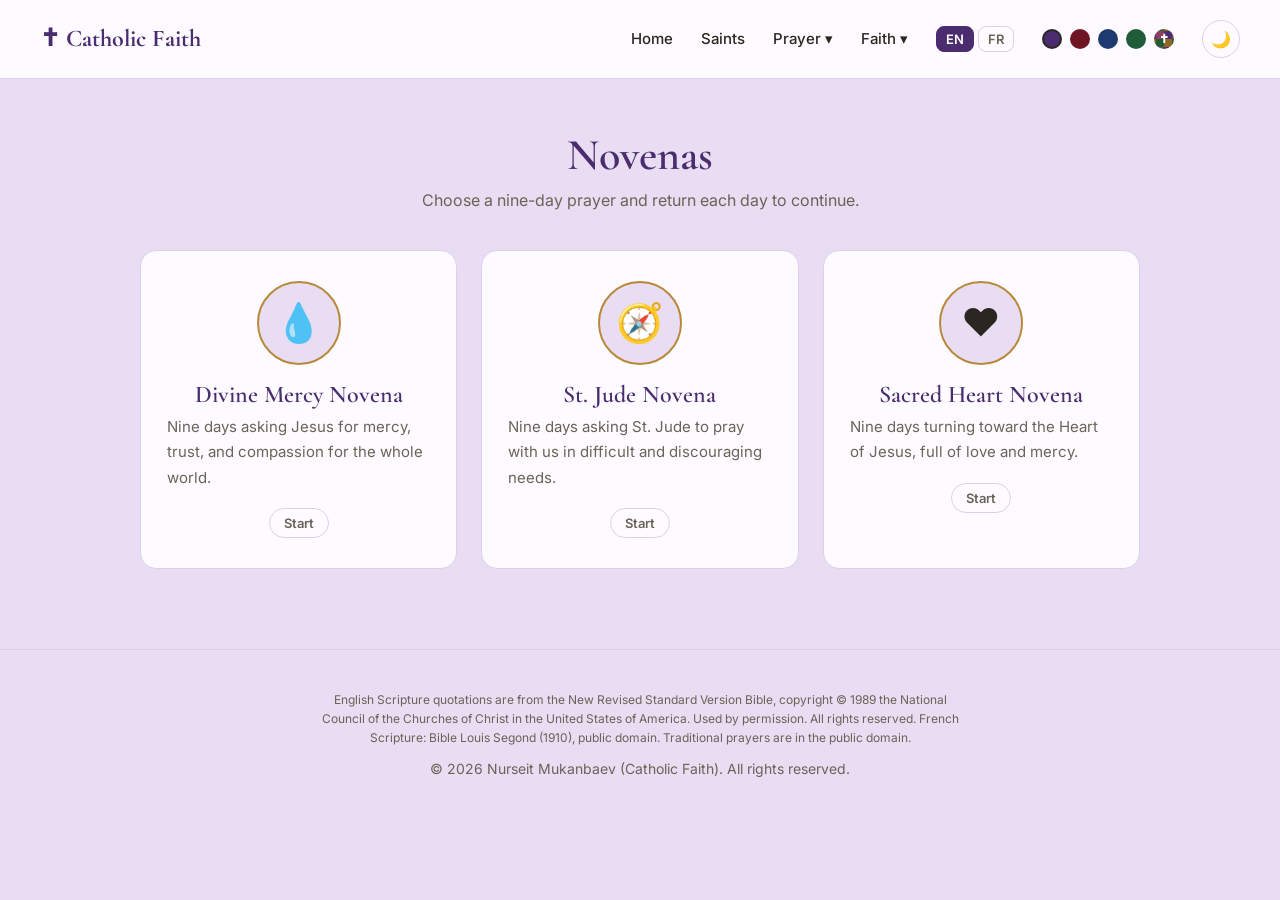
<file: novenas.html>
<!DOCTYPE html>
<html lang="en" data-lang="en">
<head>
  <meta charset="UTF-8" />
  <meta name="viewport" content="width=device-width, initial-scale=1.0" />
  <meta name="description" content="Start a nine-day Catholic novena and keep your progress across visits in English and French." />
  <meta name="theme-color" content="#4a2c6f" />

  <meta property="og:site_name" content="Catholic Faith" />
  <meta property="og:type" content="website" />
  <meta property="og:title" content="Novenas — Catholic Faith" />
  <meta property="og:description" content="Start a nine-day Catholic novena and keep your progress across visits in English and French." />
  <meta property="og:url" content="https://nurseitmukanbaev-art.github.io/catholic-faith/novenas.html" />
  <meta property="og:image" content="https://nurseitmukanbaev-art.github.io/catholic-faith/og-image.png" />

  <meta name="twitter:card" content="summary_large_image" />
  <meta name="twitter:title" content="Novenas — Catholic Faith" />
  <meta name="twitter:description" content="Start a nine-day Catholic novena and keep your progress across visits in English and French." />
  <meta name="twitter:image" content="https://nurseitmukanbaev-art.github.io/catholic-faith/og-image.png" />

  <title>Novenas — Catholic Faith</title>

  <link rel="icon" href="./icon.svg" type="image/svg+xml" />
  <link rel="shortcut icon" href="./icon.svg" />
  <link rel="apple-touch-icon" href="./icon.svg" />

  <link rel="preconnect" href="https://fonts.googleapis.com" />
  <link rel="preconnect" href="https://fonts.gstatic.com" crossorigin />
  <link
    href="https://fonts.googleapis.com/css2?family=Cormorant+Garamond:wght@500;600;700&family=Inter:wght@400;500;600&display=swap"
    rel="stylesheet"
  />

  <link rel="stylesheet" href="./style.css?v=21" />
</head>

<body>

  <!-- ============================================================
       NAVIGATION BAR  (identical to the other pages)
       ============================================================ -->
  <nav class="navbar">
    <a href="./index.html" class="logo">✝︎ <span class="lang lang-en">Catholic Faith</span><span class="lang lang-fr">Foi catholique</span></a>

    <button class="mobile-menu-toggle" id="menuButton" onclick="toggleMenu()" aria-label="Open menu" aria-expanded="false">
      ☰
    </button>

    <div class="nav-links" id="navLinks">
      <a href="./index.html"><span class="lang lang-en">Home</span><span class="lang lang-fr">Accueil</span></a>
      <a href="./saints.html"><span class="lang lang-en">Saints</span><span class="lang lang-fr">Saints</span></a>

      <div class="dropdown">
        <button class="dropdown-toggle"><span class="lang lang-en">Prayer</span><span class="lang lang-fr">Prière</span> ▾</button>
        <div class="dropdown-menu">
          <a href="./prayers.html"><span class="lang lang-en">Prayers</span><span class="lang lang-fr">Prières</span></a>
          <a href="./rosaries.html"><span class="lang lang-en">Rosaries</span><span class="lang lang-fr">Rosaire</span></a>
          <a href="./chaplet.html"><span class="lang lang-en">Divine Mercy Chaplet</span><span class="lang lang-fr">Chapelet de la Miséricorde</span></a>
          <a href="./novenas.html"><span class="lang lang-en">Novenas</span><span class="lang lang-fr">Neuvaines</span></a>
          <a href="./stations.html"><span class="lang lang-en">Stations of the Cross</span><span class="lang lang-fr">Chemin de Croix</span></a>
          <a href="./candle.html"><span class="lang lang-en">Light a Candle</span><span class="lang lang-fr">Allumer un cierge</span></a>
        </div>
      </div>

      <div class="dropdown">
        <button class="dropdown-toggle"><span class="lang lang-en">Faith</span><span class="lang lang-fr">La Foi</span> ▾</button>
        <div class="dropdown-menu">
          <a href="./mass.html"><span class="lang lang-en">The Mass</span><span class="lang lang-fr">La Messe</span></a>
          <a href="./sacraments.html"><span class="lang lang-en">The Sacraments</span><span class="lang lang-fr">Les Sacrements</span></a>
          <a href="./confession.html"><span class="lang lang-en">Preparing for Confession</span><span class="lang lang-fr">Se préparer à la confession</span></a>
          <a href="./churchyear.html"><span class="lang lang-en">The Church Year</span><span class="lang lang-fr">L'Année liturgique</span></a>
        </div>
      </div>

      <div class="lang-switch">
        <button class="lang-btn" data-lang="en" onclick="setLang('en')">EN</button>
        <button class="lang-btn" data-lang="fr" onclick="setLang('fr')">FR</button>
      </div>


      <div class="palette-picker">
        <button class="swatch" data-palette="violet" style="background:#4a2c6f" onclick="setPalette('violet')" title="Violet" aria-label="Violet palette"></button>
        <button class="swatch" data-palette="cardinal" style="background:#6e1423" onclick="setPalette('cardinal')" title="Cardinal Red" aria-label="Cardinal red palette"></button>
        <button class="swatch" data-palette="blue" style="background:#1f3a6e" onclick="setPalette('blue')" title="Marian Blue" aria-label="Marian blue palette"></button>
        <button class="swatch" data-palette="green" style="background:#1f5c3a" onclick="setPalette('green')" title="Ordinary Time Green" aria-label="Ordinary Time green palette"></button>
        <button class="swatch swatch-liturgical" data-palette="liturgical" onclick="setPalette('liturgical')" title="Follow the Church year / Suivre l'année liturgique" aria-label="Follow the Church year / Suivre l'année liturgique"><span class="lang lang-en" aria-hidden="true">✝</span><span class="lang lang-fr" aria-hidden="true">✝</span><span class="sr-only"><span class="lang lang-en">Follow the Church year</span><span class="lang lang-fr">Suivre l'année liturgique</span></span></button>
      </div>

      <button class="theme-toggle" onclick="toggleTheme()" id="themeButton" aria-label="Toggle dark mode">🌙</button>
    </div>
  </nav>

  <!-- ============================================================
       NOVENAS CONTENT
       script.js fills the novena cards and remembers progress.
       ============================================================ -->
  <main class="saints-main">
    <h1 class="page-title">
      <span class="lang lang-en">Novenas</span><span class="lang lang-fr">Neuvaines</span>
    </h1>
    <p class="page-subtitle">
      <span class="lang lang-en">Choose a nine-day prayer and return each day to continue.</span>
      <span class="lang lang-fr">Choisissez une prière de neuf jours et revenez chaque jour pour continuer.</span>
    </p>

    <section class="novena-progress" id="novenaProgress"></section>

    <div class="saints-grid" id="novenaList"></div>
  </main>

  <!-- ============================================================
       FOOTER
       ============================================================ -->
  <footer class="footer">
    <p class="footer-credit">
      <span class="lang lang-en">English Scripture quotations are from the New Revised Standard Version Bible, copyright © 1989 the National Council of the Churches of Christ in the United States of America. Used by permission. All rights reserved. French Scripture: Bible Louis Segond (1910), public domain. Traditional prayers are in the public domain.</span>
      <span class="lang lang-fr">Citations bibliques anglaises : New Revised Standard Version Bible, copyright © 1989 the National Council of the Churches of Christ in the United States of America. Used by permission. All rights reserved. Citations bibliques françaises : Bible Louis Segond (1910), domaine public. Les prières traditionnelles sont dans le domaine public.</span>
    </p>
    <p>© 2026 Nurseit Mukanbaev (Catholic Faith). All rights reserved.</p>
  </footer>

  <script src="script.js?v=22"></script>

</body>
</html>
</file>
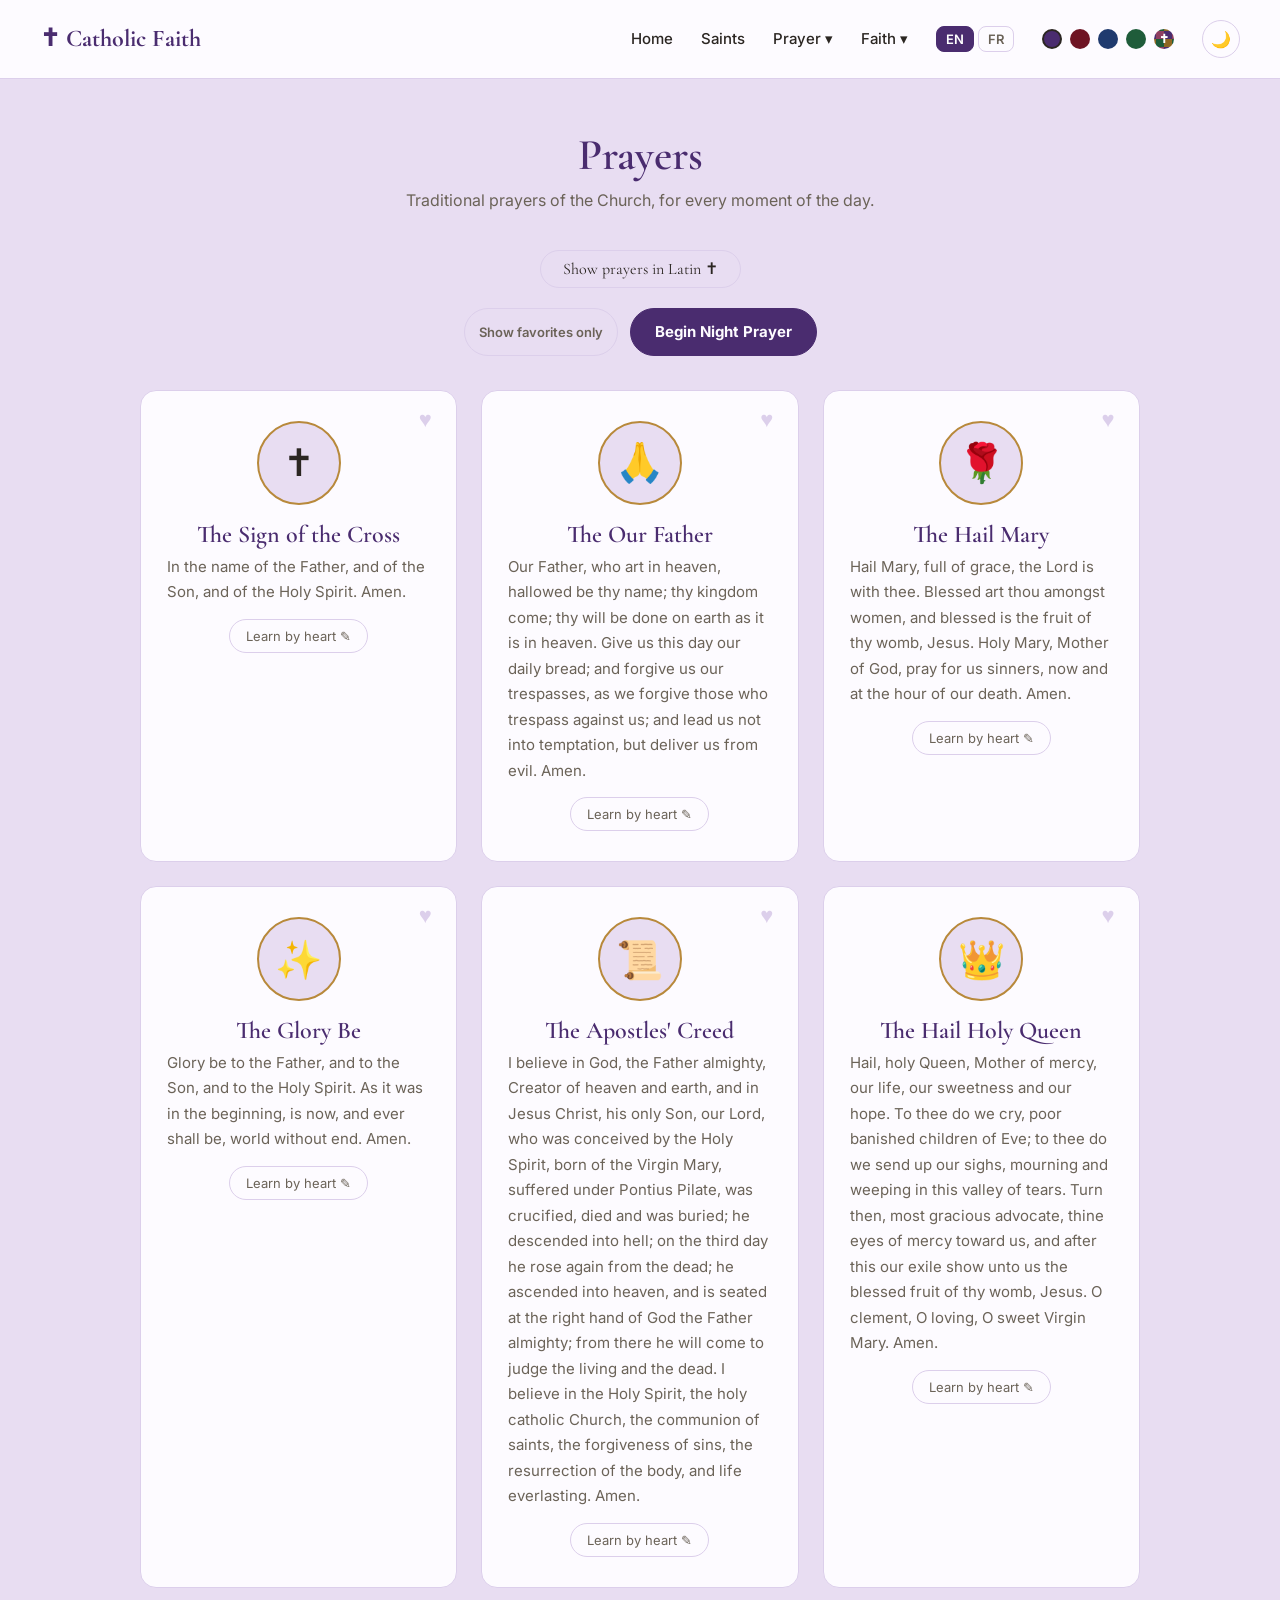
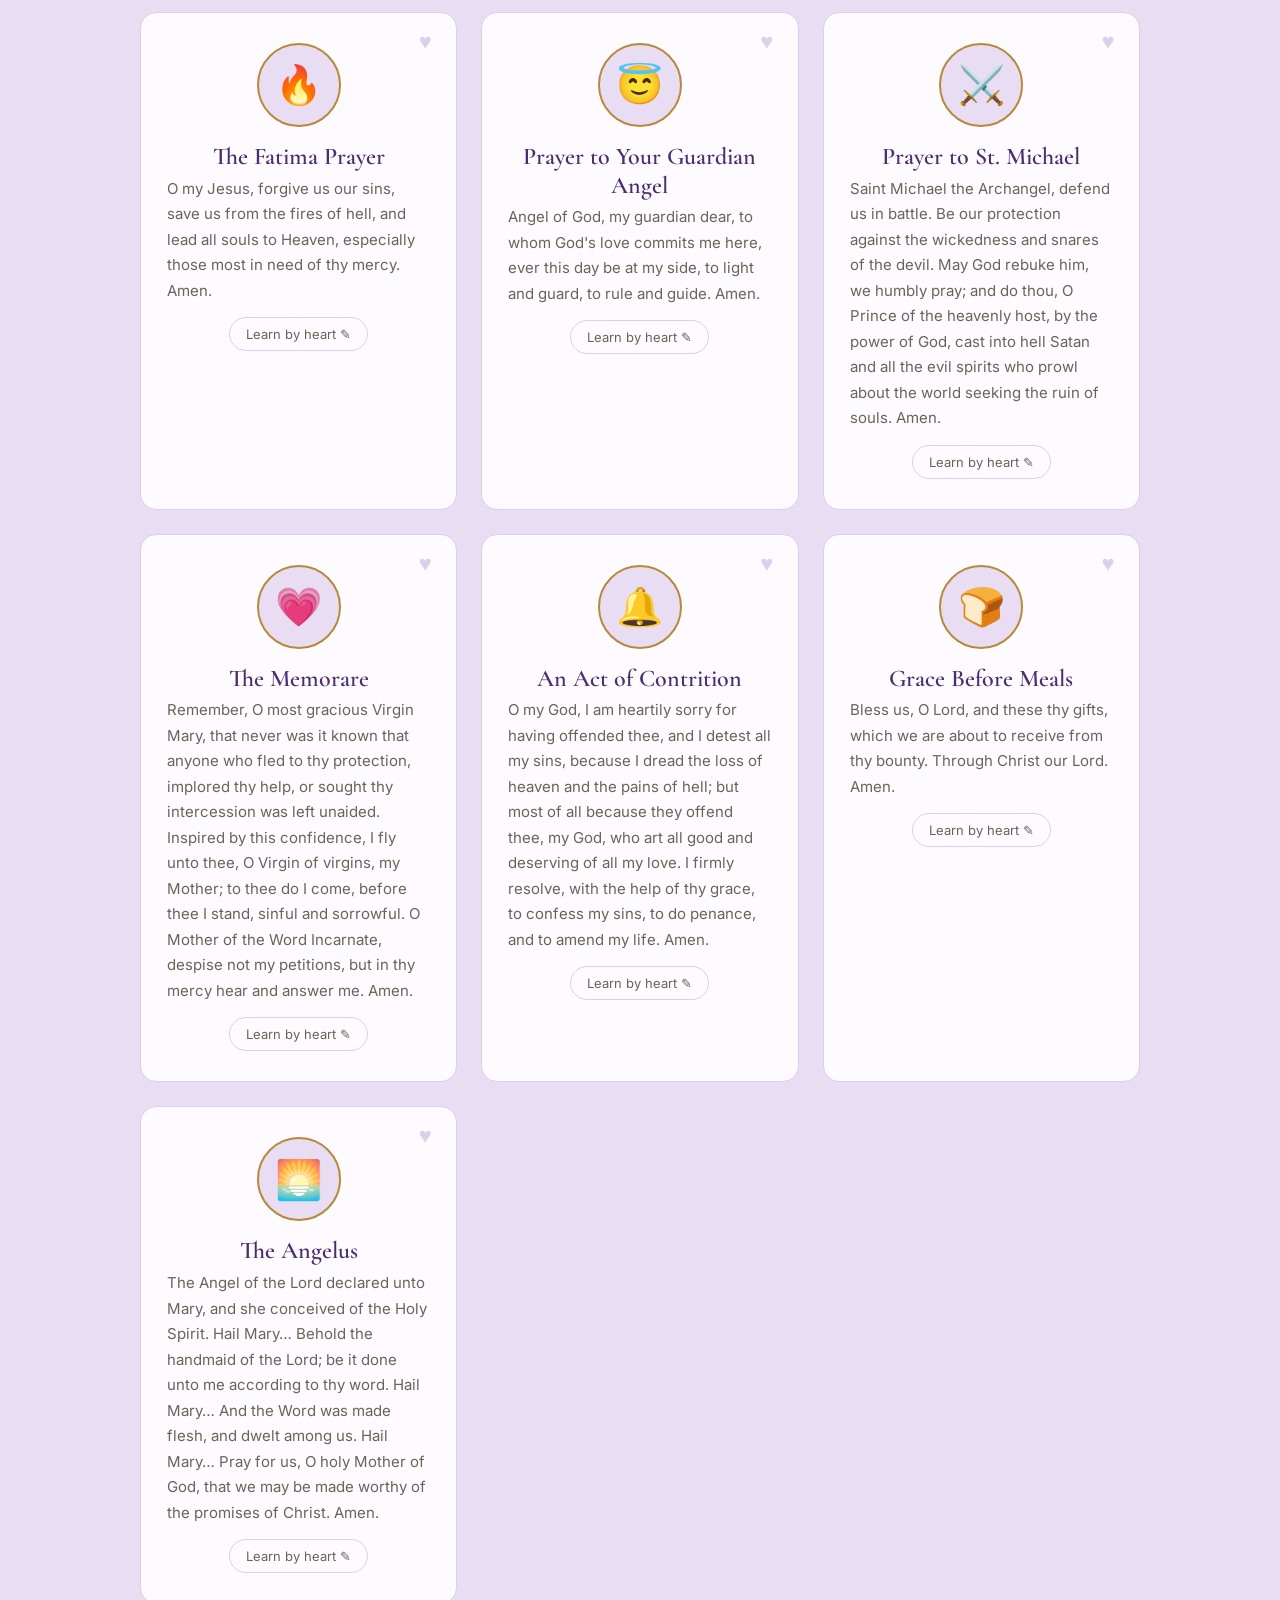
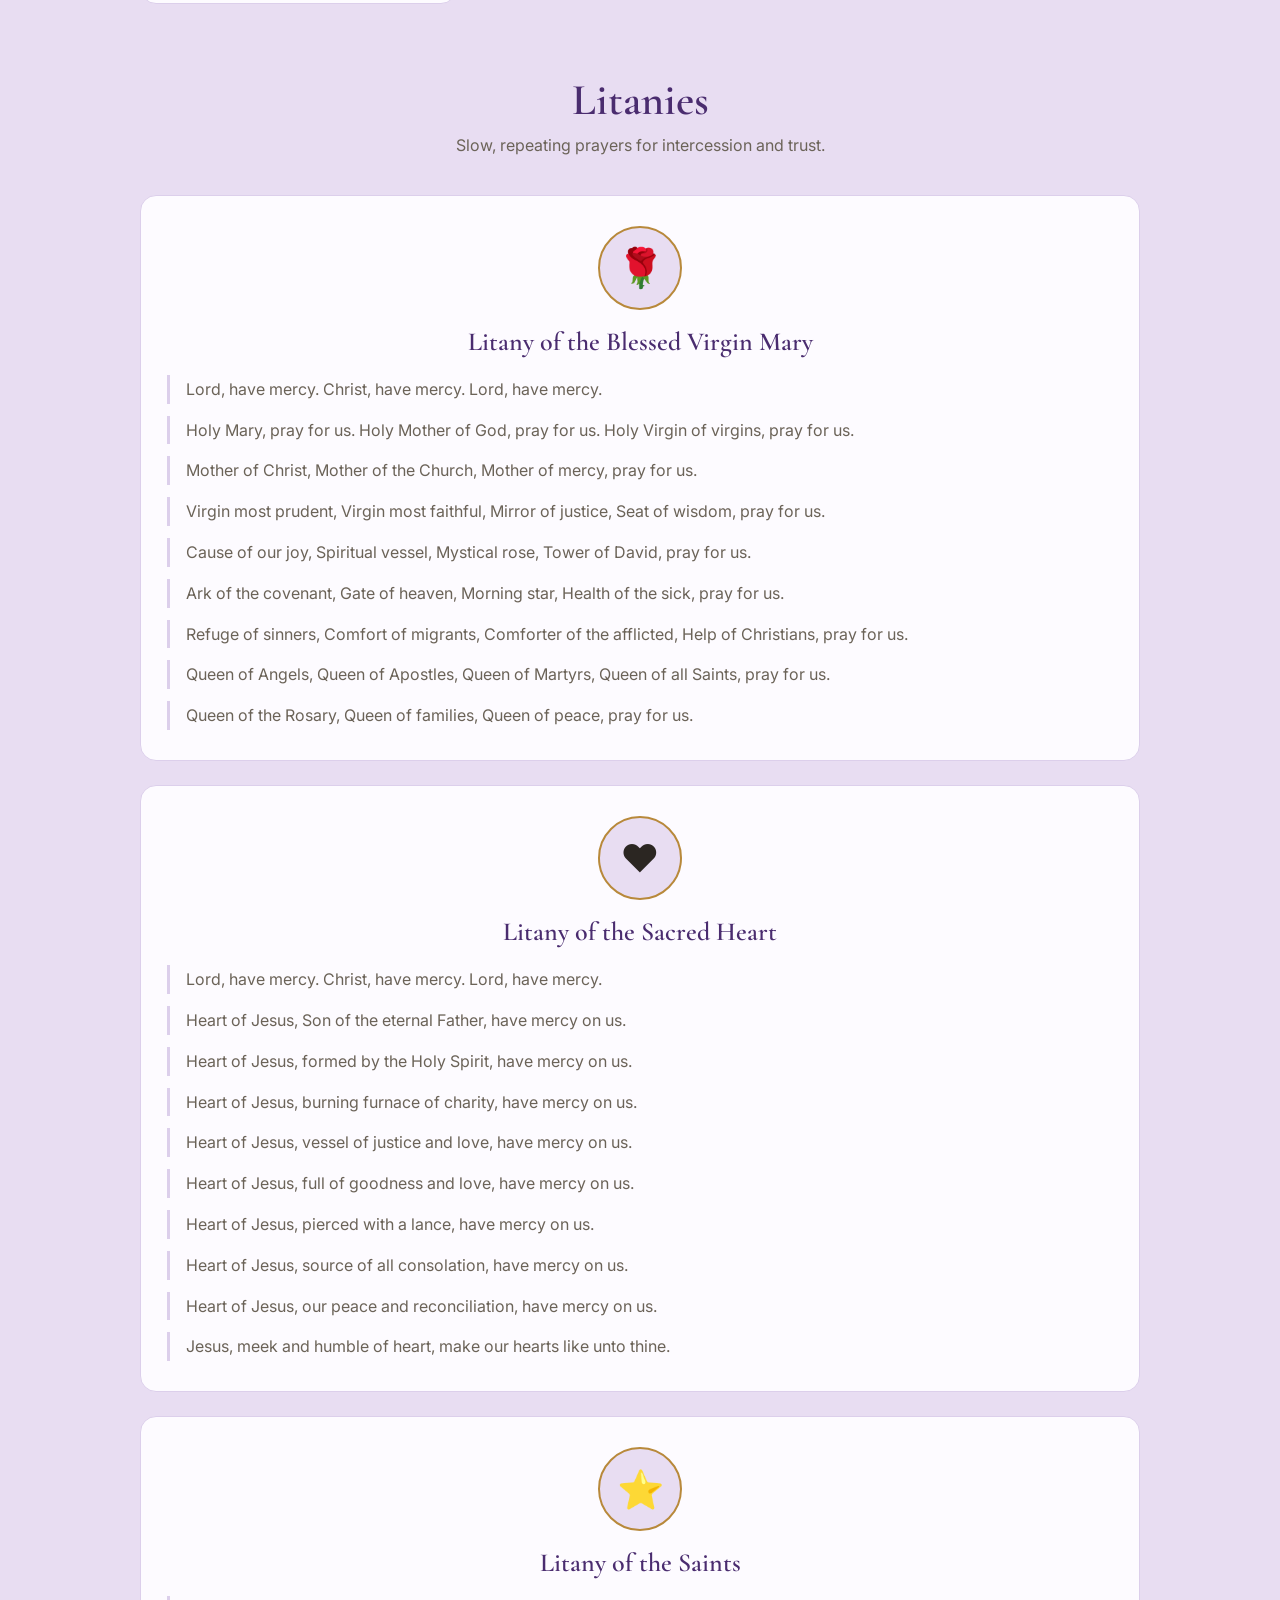
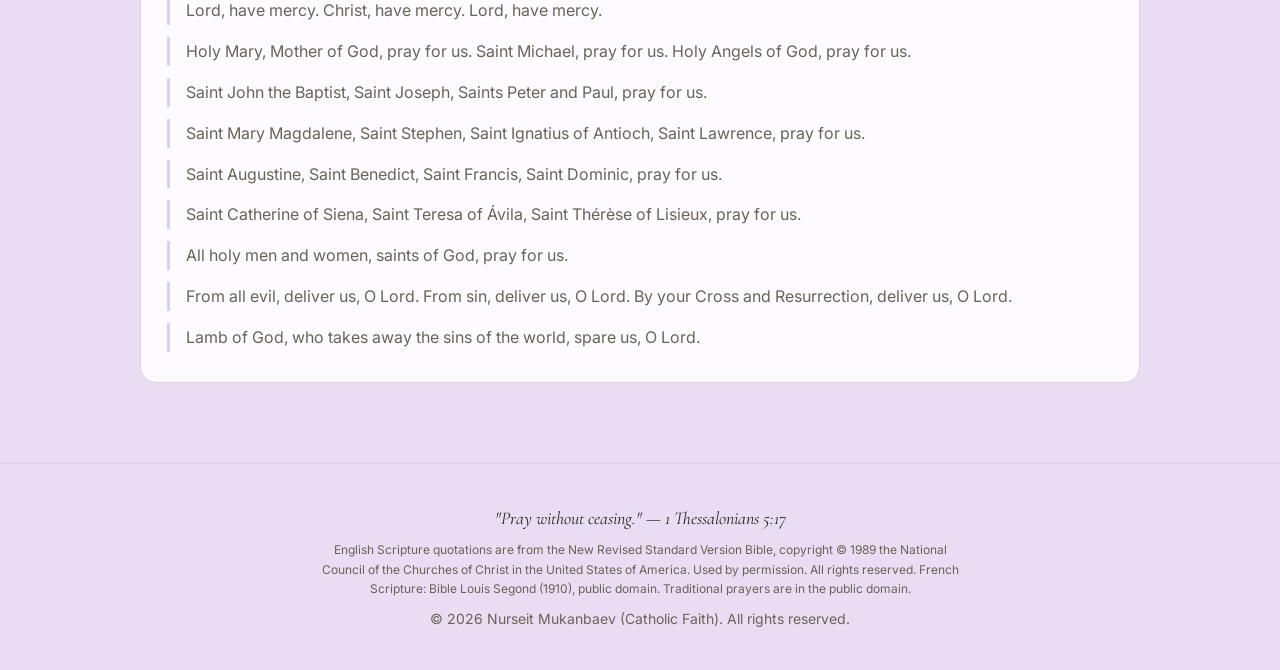
<file: prayers.html>
<!DOCTYPE html>
<html lang="en" data-lang="en">
<head>
  <meta charset="UTF-8" />
  <meta name="viewport" content="width=device-width, initial-scale=1.0" />
  <meta name="description" content="Traditional Catholic prayers, litanies, favorites, and a guided evening Examen in English and French." />
  <meta name="theme-color" content="#4a2c6f" />

  <meta property="og:site_name" content="Catholic Faith" />
  <meta property="og:type" content="website" />
  <meta property="og:title" content="Prayers — Catholic Faith" />
  <meta property="og:description" content="Traditional Catholic prayers, litanies, favorites, and a guided evening Examen in English and French." />
  <meta property="og:url" content="https://nurseitmukanbaev-art.github.io/catholic-faith/prayers.html" />
  <meta property="og:image" content="https://nurseitmukanbaev-art.github.io/catholic-faith/og-image.png" />

  <meta name="twitter:card" content="summary_large_image" />
  <meta name="twitter:title" content="Prayers — Catholic Faith" />
  <meta name="twitter:description" content="Traditional Catholic prayers, litanies, favorites, and a guided evening Examen in English and French." />
  <meta name="twitter:image" content="https://nurseitmukanbaev-art.github.io/catholic-faith/og-image.png" />

  <title>Prayers — Catholic Faith</title>

  <link rel="icon" href="./icon.svg" type="image/svg+xml" />
  <link rel="shortcut icon" href="./icon.svg" />
  <link rel="apple-touch-icon" href="./icon.svg" />

  <link rel="preconnect" href="https://fonts.googleapis.com" />
  <link rel="preconnect" href="https://fonts.gstatic.com" crossorigin />
  <link
    href="https://fonts.googleapis.com/css2?family=Cormorant+Garamond:wght@500;600;700&family=Inter:wght@400;500;600&display=swap"
    rel="stylesheet"
  />

  <link rel="stylesheet" href="./style.css?v=21" />
</head>

<body>

  <!-- ============================================================
       NAVIGATION BAR  (identical to the other pages)
       ============================================================ -->
  <nav class="navbar">
    <a href="./index.html" class="logo">✝︎ <span class="lang lang-en">Catholic Faith</span><span class="lang lang-fr">Foi catholique</span></a>

    <button class="mobile-menu-toggle" id="menuButton" onclick="toggleMenu()" aria-label="Open menu" aria-expanded="false">
      ☰
    </button>

    <div class="nav-links" id="navLinks">
      <a href="./index.html"><span class="lang lang-en">Home</span><span class="lang lang-fr">Accueil</span></a>
      <a href="./saints.html"><span class="lang lang-en">Saints</span><span class="lang lang-fr">Saints</span></a>

      <div class="dropdown">
        <button class="dropdown-toggle"><span class="lang lang-en">Prayer</span><span class="lang lang-fr">Prière</span> ▾</button>
        <div class="dropdown-menu">
          <a href="./prayers.html"><span class="lang lang-en">Prayers</span><span class="lang lang-fr">Prières</span></a>
          <a href="./rosaries.html"><span class="lang lang-en">Rosaries</span><span class="lang lang-fr">Rosaire</span></a>
          <a href="./chaplet.html"><span class="lang lang-en">Divine Mercy Chaplet</span><span class="lang lang-fr">Chapelet de la Miséricorde</span></a>
          <a href="./novenas.html"><span class="lang lang-en">Novenas</span><span class="lang lang-fr">Neuvaines</span></a>
          <a href="./stations.html"><span class="lang lang-en">Stations of the Cross</span><span class="lang lang-fr">Chemin de Croix</span></a>
          <a href="./candle.html"><span class="lang lang-en">Light a Candle</span><span class="lang lang-fr">Allumer un cierge</span></a>
        </div>
      </div>

      <div class="dropdown">
        <button class="dropdown-toggle"><span class="lang lang-en">Faith</span><span class="lang lang-fr">La Foi</span> ▾</button>
        <div class="dropdown-menu">
          <a href="./mass.html"><span class="lang lang-en">The Mass</span><span class="lang lang-fr">La Messe</span></a>
          <a href="./sacraments.html"><span class="lang lang-en">The Sacraments</span><span class="lang lang-fr">Les Sacrements</span></a>
          <a href="./confession.html"><span class="lang lang-en">Preparing for Confession</span><span class="lang lang-fr">Se préparer à la confession</span></a>
          <a href="./churchyear.html"><span class="lang lang-en">The Church Year</span><span class="lang lang-fr">L'Année liturgique</span></a>
        </div>
      </div>

      <div class="lang-switch">
        <button class="lang-btn" data-lang="en" onclick="setLang('en')">EN</button>
        <button class="lang-btn" data-lang="fr" onclick="setLang('fr')">FR</button>
      </div>


      <div class="palette-picker">
        <button class="swatch" data-palette="violet" style="background:#4a2c6f" onclick="setPalette('violet')" title="Violet" aria-label="Violet palette"></button>
        <button class="swatch" data-palette="cardinal" style="background:#6e1423" onclick="setPalette('cardinal')" title="Cardinal Red" aria-label="Cardinal red palette"></button>
        <button class="swatch" data-palette="blue" style="background:#1f3a6e" onclick="setPalette('blue')" title="Marian Blue" aria-label="Marian blue palette"></button>
        <button class="swatch" data-palette="green" style="background:#1f5c3a" onclick="setPalette('green')" title="Ordinary Time Green" aria-label="Ordinary Time green palette"></button>
        <button class="swatch swatch-liturgical" data-palette="liturgical" onclick="setPalette('liturgical')" title="Follow the Church year / Suivre l'année liturgique" aria-label="Follow the Church year / Suivre l'année liturgique"><span class="lang lang-en" aria-hidden="true">✝</span><span class="lang lang-fr" aria-hidden="true">✝</span><span class="sr-only"><span class="lang lang-en">Follow the Church year</span><span class="lang lang-fr">Suivre l'année liturgique</span></span></button>
      </div>

      <button class="theme-toggle" onclick="toggleTheme()" id="themeButton" aria-label="Toggle dark mode">🌙</button>
    </div>
  </nav>

  <!-- ============================================================
       PRAYERS CONTENT
       Reuses the saints-grid / saint-card styles so it matches
       the Saints page. To ADD a prayer, copy one whole
       <article class="saint-card">...</article> block and change
       the id, the emoji, the name spans, and the prayer text spans.
       The id lets other pages link straight to a prayer, e.g.
       prayers.html#our-father (the guided Rosary uses these).
       ============================================================ -->
  <main class="saints-main">
    <h1 class="page-title">
      <span class="lang lang-en">Prayers</span><span class="lang lang-fr">Prières</span>
    </h1>
    <p class="page-subtitle">
      <span class="lang lang-en">Traditional prayers of the Church, for every moment of the day.</span>
      <span class="lang lang-fr">Les prières traditionnelles de l'Église, pour chaque moment de la journée.</span>
    </p>

    <!-- ----- LATIN TOGGLE -----
         Reuses the same button + toggleLatin() as the rosary page.
         On this page it switches BOTH the prayer titles and the
         full prayer text into Latin. -->
    <button class="latin-toggle" id="latinButton" onclick="toggleLatin()">
      <span class="lang lang-en">Show prayers in Latin ✝︎</span><span class="lang lang-fr">Afficher les prières en latin ✝︎</span>
    </button>

    <div class="prayer-action-row">
      <button class="filter-btn" id="favoriteFilterButton" onclick="toggleFavoriteFilter()">
        <span class="lang lang-en">Show favorites only</span><span class="lang lang-fr">Favoris seulement</span>
      </button>

      <button class="guide-start" onclick="openNightPrayerGuide()">
        <span class="lang lang-en">Begin Night Prayer</span><span class="lang lang-fr">Commencer la prière du soir</span>
      </button>
    </div>

    <div class="saints-grid" id="prayersGrid">

      <article class="saint-card" id="sign-of-the-cross">
        <div class="saint-avatar">✝︎</div>
        <h2 class="saint-name"><span class="lang lang-en">The Sign of the Cross</span><span class="lang lang-fr">Le Signe de Croix</span><span class="latin-name">Signum Crucis</span></h2>
        <p class="saint-bio"><span class="lang lang-en">In the name of the Father, and of the Son, and of the Holy Spirit. Amen.</span><span class="lang lang-fr">Au nom du Père, et du Fils, et du Saint-Esprit. Amen.</span><span class="latin-name">In nómine Patris, et Fílii, et Spíritus Sancti. Amen.</span></p>
      </article>

      <article class="saint-card" id="our-father">
        <div class="saint-avatar">🙏</div>
        <h2 class="saint-name"><span class="lang lang-en">The Our Father</span><span class="lang lang-fr">Le Notre Père</span><span class="latin-name">Pater Noster</span></h2>
        <p class="saint-bio"><span class="lang lang-en">Our Father, who art in heaven, hallowed be thy name; thy kingdom come; thy will be done on earth as it is in heaven. Give us this day our daily bread; and forgive us our trespasses, as we forgive those who trespass against us; and lead us not into temptation, but deliver us from evil. Amen.</span><span class="lang lang-fr">Notre Père, qui es aux cieux, que ton nom soit sanctifié, que ton règne vienne, que ta volonté soit faite sur la terre comme au ciel. Donne-nous aujourd'hui notre pain de ce jour. Pardonne-nous nos offenses, comme nous pardonnons aussi à ceux qui nous ont offensés. Et ne nous laisse pas entrer en tentation, mais délivre-nous du Mal. Amen.</span><span class="latin-name">Pater noster, qui es in cælis, sanctificétur nomen tuum. Advéniat regnum tuum. Fiat volúntas tua, sicut in cælo et in terra. Panem nostrum quotidiánum da nobis hódie, et dimítte nobis débita nostra, sicut et nos dimíttimus debitóribus nostris. Et ne nos indúcas in tentatiónem, sed líbera nos a malo. Amen.</span></p>
      </article>

      <article class="saint-card" id="hail-mary">
        <div class="saint-avatar">🌹</div>
        <h2 class="saint-name"><span class="lang lang-en">The Hail Mary</span><span class="lang lang-fr">Le Je vous salue Marie</span><span class="latin-name">Ave María</span></h2>
        <p class="saint-bio"><span class="lang lang-en">Hail Mary, full of grace, the Lord is with thee. Blessed art thou amongst women, and blessed is the fruit of thy womb, Jesus. Holy Mary, Mother of God, pray for us sinners, now and at the hour of our death. Amen.</span><span class="lang lang-fr">Je vous salue, Marie, pleine de grâce ; le Seigneur est avec vous. Vous êtes bénie entre toutes les femmes, et Jésus, le fruit de vos entrailles, est béni. Sainte Marie, Mère de Dieu, priez pour nous, pauvres pécheurs, maintenant et à l'heure de notre mort. Amen.</span><span class="latin-name">Ave María, grátia plena, Dóminus tecum. Benedícta tu in muliéribus, et benedíctus fructus ventris tui, Iesus. Sancta María, Mater Dei, ora pro nobis peccatóribus, nunc et in hora mortis nostræ. Amen.</span></p>
      </article>

      <article class="saint-card" id="glory-be">
        <div class="saint-avatar">✨</div>
        <h2 class="saint-name"><span class="lang lang-en">The Glory Be</span><span class="lang lang-fr">Le Gloire au Père</span><span class="latin-name">Glória Patri</span></h2>
        <p class="saint-bio"><span class="lang lang-en">Glory be to the Father, and to the Son, and to the Holy Spirit. As it was in the beginning, is now, and ever shall be, world without end. Amen.</span><span class="lang lang-fr">Gloire au Père, et au Fils, et au Saint-Esprit. Comme il était au commencement, maintenant et toujours, et dans les siècles des siècles. Amen.</span><span class="latin-name">Glória Patri, et Fílio, et Spirítui Sancto. Sicut erat in princípio, et nunc, et semper, et in sǽcula sæculórum. Amen.</span></p>
      </article>

      <article class="saint-card" id="apostles-creed">
        <div class="saint-avatar">📜</div>
        <h2 class="saint-name"><span class="lang lang-en">The Apostles' Creed</span><span class="lang lang-fr">Le Symbole des Apôtres</span><span class="latin-name">Sýmbolum Apostolórum</span></h2>
        <p class="saint-bio"><span class="lang lang-en">I believe in God, the Father almighty, Creator of heaven and earth, and in Jesus Christ, his only Son, our Lord, who was conceived by the Holy Spirit, born of the Virgin Mary, suffered under Pontius Pilate, was crucified, died and was buried; he descended into hell; on the third day he rose again from the dead; he ascended into heaven, and is seated at the right hand of God the Father almighty; from there he will come to judge the living and the dead. I believe in the Holy Spirit, the holy catholic Church, the communion of saints, the forgiveness of sins, the resurrection of the body, and life everlasting. Amen.</span><span class="lang lang-fr">Je crois en Dieu, le Père tout-puissant, Créateur du ciel et de la terre. Et en Jésus-Christ, son Fils unique, notre Seigneur, qui a été conçu du Saint-Esprit, est né de la Vierge Marie, a souffert sous Ponce Pilate, a été crucifié, est mort et a été enseveli, est descendu aux enfers, le troisième jour est ressuscité des morts, est monté aux cieux, est assis à la droite de Dieu le Père tout-puissant, d'où il viendra juger les vivants et les morts. Je crois en l'Esprit-Saint, à la sainte Église catholique, à la communion des saints, à la rémission des péchés, à la résurrection de la chair, à la vie éternelle. Amen.</span><span class="latin-name">Credo in Deum, Patrem omnipoténtem, Creatórem cæli et terræ. Et in Iesum Christum, Fílium eius únicum, Dóminum nostrum, qui concéptus est de Spíritu Sancto, natus ex María Vírgine, passus sub Póntio Piláto, crucifíxus, mórtuus, et sepúltus, descéndit ad ínferos, tértia die resurréxit a mórtuis, ascéndit ad cælos, sedet ad déxteram Dei Patris omnipoténtis, inde ventúrus est iudicáre vivos et mórtuos. Credo in Spíritum Sanctum, sanctam Ecclésiam cathólicam, sanctórum communiónem, remissiónem peccatórum, carnis resurrectiónem, vitam ætérnam. Amen.</span></p>
      </article>

      <article class="saint-card" id="hail-holy-queen">
        <div class="saint-avatar">👑</div>
        <h2 class="saint-name"><span class="lang lang-en">The Hail Holy Queen</span><span class="lang lang-fr">Le Salve Regina</span><span class="latin-name">Salve Regína</span></h2>
        <p class="saint-bio"><span class="lang lang-en">Hail, holy Queen, Mother of mercy, our life, our sweetness and our hope. To thee do we cry, poor banished children of Eve; to thee do we send up our sighs, mourning and weeping in this valley of tears. Turn then, most gracious advocate, thine eyes of mercy toward us, and after this our exile show unto us the blessed fruit of thy womb, Jesus. O clement, O loving, O sweet Virgin Mary. Amen.</span><span class="lang lang-fr">Salut, ô Reine, Mère de miséricorde, notre vie, notre douceur et notre espérance, salut ! Enfants d'Ève, exilés, nous crions vers vous ; vers vous nous soupirons, gémissant et pleurant dans cette vallée de larmes. Ô vous, notre avocate, tournez vers nous vos regards miséricordieux. Et, après cet exil, montrez-nous Jésus, le fruit béni de vos entrailles. Ô clémente, ô miséricordieuse, ô douce Vierge Marie. Amen.</span><span class="latin-name">Salve, Regína, Mater misericórdiæ, vita, dulcédo, et spes nostra, salve. Ad te clamámus, éxsules fílii Hevæ. Ad te suspirámus, geméntes et flentes in hac lacrimárum valle. Eia ergo, advocáta nostra, illos tuos misericórdes óculos ad nos convérte. Et Iesum, benedíctum fructum ventris tui, nobis post hoc exsílium osténde. O clemens, o pia, o dulcis Virgo María. Amen.</span></p>
      </article>

      <article class="saint-card" id="fatima-prayer">
        <div class="saint-avatar">🔥</div>
        <h2 class="saint-name"><span class="lang lang-en">The Fatima Prayer</span><span class="lang lang-fr">La Prière de Fatima</span><span class="latin-name">Oratio Fatimæ</span></h2>
        <p class="saint-bio"><span class="lang lang-en">O my Jesus, forgive us our sins, save us from the fires of hell, and lead all souls to Heaven, especially those most in need of thy mercy. Amen.</span><span class="lang lang-fr">Ô mon Jésus, pardonnez-nous nos péchés, préservez-nous du feu de l'enfer, et conduisez au ciel toutes les âmes, surtout celles qui ont le plus besoin de votre miséricorde. Amen.</span><span class="latin-name">O mi Iesu, dimítte nobis débita nostra, salva nos ab igne inferióri, perduc in cælum omnes ánimas, præsértim illas quæ misericórdiæ tuæ máxime indígent. Amen.</span></p>
      </article>

      <article class="saint-card" id="guardian-angel">
        <div class="saint-avatar">😇</div>
        <h2 class="saint-name"><span class="lang lang-en">Prayer to Your Guardian Angel</span><span class="lang lang-fr">Prière à l'Ange Gardien</span><span class="latin-name">Ángele Dei</span></h2>
        <p class="saint-bio"><span class="lang lang-en">Angel of God, my guardian dear, to whom God's love commits me here, ever this day be at my side, to light and guard, to rule and guide. Amen.</span><span class="lang lang-fr">Ange de Dieu, qui êtes mon gardien, et à qui l'amour de Dieu me confie ici, éclairez-moi, gardez-moi, dirigez-moi et gouvernez-moi en ce jour. Amen.</span><span class="latin-name">Ángele Dei, qui custos es mei, me tibi commíssum pietáte supérna, illúmina, custódi, rege, et gubérna. Amen.</span></p>
      </article>

      <article class="saint-card" id="st-michael">
        <div class="saint-avatar">⚔️</div>
        <h2 class="saint-name"><span class="lang lang-en">Prayer to St. Michael</span><span class="lang lang-fr">Prière à Saint Michel</span><span class="latin-name">Oratio ad Sanctum Michaël</span></h2>
        <p class="saint-bio"><span class="lang lang-en">Saint Michael the Archangel, defend us in battle. Be our protection against the wickedness and snares of the devil. May God rebuke him, we humbly pray; and do thou, O Prince of the heavenly host, by the power of God, cast into hell Satan and all the evil spirits who prowl about the world seeking the ruin of souls. Amen.</span><span class="lang lang-fr">Saint Michel Archange, défendez-nous dans le combat ; soyez notre secours contre la malice et les embûches du démon. Que Dieu lui commande, nous vous en supplions ; et vous, Prince de la milice céleste, par la puissance divine, repoussez en enfer Satan et les autres esprits mauvais qui rôdent dans le monde pour la perte des âmes. Amen.</span><span class="latin-name">Sancte Míchaël Archángele, defénde nos in prǽlio; contra nequítiam et insídias diáboli esto præsídium. Ímperet illi Deus, súpplices deprecámur: tuque, Princeps milítiæ cæléstis, Sátanam aliósque spíritus malígnos, qui ad perditiónem animárum pervagántur in mundo, divína virtúte in inférnum detrúde. Amen.</span></p>
      </article>

      <article class="saint-card" id="memorare">
        <div class="saint-avatar">💗</div>
        <h2 class="saint-name"><span class="lang lang-en">The Memorare</span><span class="lang lang-fr">Le Memorare (Souvenez-vous)</span><span class="latin-name">Memoráre</span></h2>
        <p class="saint-bio"><span class="lang lang-en">Remember, O most gracious Virgin Mary, that never was it known that anyone who fled to thy protection, implored thy help, or sought thy intercession was left unaided. Inspired by this confidence, I fly unto thee, O Virgin of virgins, my Mother; to thee do I come, before thee I stand, sinful and sorrowful. O Mother of the Word Incarnate, despise not my petitions, but in thy mercy hear and answer me. Amen.</span><span class="lang lang-fr">Souvenez-vous, ô très miséricordieuse Vierge Marie, qu'on n'a jamais entendu dire qu'aucun de ceux qui ont eu recours à votre protection, imploré votre assistance ou réclamé vos suffrages, ait été abandonné. Animé d'une pareille confiance, ô Vierge des vierges, ô ma Mère, vers vous je cours ; à vous je viens ; et, gémissant sous le poids de mes péchés, je me prosterne à vos pieds. Ô Mère du Verbe incarné, ne méprisez pas mes prières, mais, dans votre clémence, écoutez-moi et exaucez-moi. Amen.</span><span class="latin-name">Memoráre, o piíssima Virgo María, non esse audítum a sǽculo, quemquam ad tua curréntem præsídia, tua implorántem auxília, tua peténtem suffrágia, esse derelíctum. Ego tali animátus confidéntia, ad te, Virgo Vírginum, Mater, curro, ad te vénio, coram te gemens peccátor assísto. Noli, Mater Verbi, verba mea despícere; sed áudi propítia et exáudi. Amen.</span></p>
      </article>

      <article class="saint-card" id="act-of-contrition">
        <div class="saint-avatar">🔔</div>
        <h2 class="saint-name"><span class="lang lang-en">An Act of Contrition</span><span class="lang lang-fr">Un Acte de Contrition</span><span class="latin-name">Actus Contritiónis</span></h2>
        <p class="saint-bio"><span class="lang lang-en">O my God, I am heartily sorry for having offended thee, and I detest all my sins, because I dread the loss of heaven and the pains of hell; but most of all because they offend thee, my God, who art all good and deserving of all my love. I firmly resolve, with the help of thy grace, to confess my sins, to do penance, and to amend my life. Amen.</span><span class="lang lang-fr">Mon Dieu, j'ai un très grand regret de vous avoir offensé, parce que vous êtes infiniment bon, infiniment aimable, et que le péché vous déplaît. Je prends la ferme résolution, avec le secours de votre sainte grâce, de ne plus vous offenser et de faire pénitence. Amen.</span><span class="latin-name">Deus meus, ex toto corde pǽnitet me ómnium meórum peccatórum, éaque detéstor, quia peccándo, non solum pœnas a te iuste statútas proméritus sum, sed præsértim quia offéndi te, summum bonum, ac dignum qui super ómnia diligáris. Ídeo fírmiter propóno, adiuvánte grátia tua, de cétero me non peccatúrum peccandíque occasiónes próximas fugitúrum. Amen.</span></p>
      </article>

      <article class="saint-card" id="grace-before-meals">
        <div class="saint-avatar">🍞</div>
        <h2 class="saint-name"><span class="lang lang-en">Grace Before Meals</span><span class="lang lang-fr">Le Bénédicité (avant le repas)</span><span class="latin-name">Benedíctio Mensæ</span></h2>
        <p class="saint-bio"><span class="lang lang-en">Bless us, O Lord, and these thy gifts, which we are about to receive from thy bounty. Through Christ our Lord. Amen.</span><span class="lang lang-fr">Bénissez-nous, Seigneur, ainsi que la nourriture que nous allons prendre de votre bonté. Par le Christ notre Seigneur. Amen.</span><span class="latin-name">Bénedic, Dómine, nos et hæc tua dóna, quæ de tua largitáte sumus sumptúri. Per Christum Dóminum nostrum. Amen.</span></p>
      </article>

      <article class="saint-card" id="angelus">
        <div class="saint-avatar">🌅</div>
        <h2 class="saint-name"><span class="lang lang-en">The Angelus</span><span class="lang lang-fr">L'Angélus</span><span class="latin-name">Ángelus Dómini</span></h2>
        <p class="saint-bio"><span class="lang lang-en">The Angel of the Lord declared unto Mary, and she conceived of the Holy Spirit. Hail Mary… Behold the handmaid of the Lord; be it done unto me according to thy word. Hail Mary… And the Word was made flesh, and dwelt among us. Hail Mary… Pray for us, O holy Mother of God, that we may be made worthy of the promises of Christ. Amen.</span><span class="lang lang-fr">L'Ange du Seigneur apporta l'annonce à Marie, et elle conçut du Saint-Esprit. Je vous salue, Marie… Voici la servante du Seigneur ; qu'il me soit fait selon votre parole. Je vous salue, Marie… Et le Verbe s'est fait chair, et il a habité parmi nous. Je vous salue, Marie… Priez pour nous, sainte Mère de Dieu, afin que nous soyons rendus dignes des promesses du Christ. Amen.</span><span class="latin-name">Ángelus Dómini nuntiávit Maríæ, et concépit de Spíritu Sancto. Ave María… Ecce ancílla Dómini, fiat mihi secúndum verbum tuum. Ave María… Et Verbum caro factum est, et habitávit in nobis. Ave María… Ora pro nobis, sancta Dei Génitrix, ut digni efficiámur promissiónibus Christi. Amen.</span></p>
      </article>

    </div>

    <!-- ============================================================
         LITANIES
         Public-domain devotional litanies, kept in their own section
         so the Latin toggle for the prayer cards does not hide them.
         ============================================================ -->
    <section class="litany-section">
      <h2 class="page-title litany-heading">
        <span class="lang lang-en">Litanies</span><span class="lang lang-fr">Litanies</span>
      </h2>
      <p class="page-subtitle">
        <span class="lang lang-en">Slow, repeating prayers for intercession and trust.</span>
        <span class="lang lang-fr">Des prières lentes et répétées pour l'intercession et la confiance.</span>
      </p>

      <div class="litany-grid">
        <article class="saint-card litany-card">
          <div class="saint-avatar">🌹</div>
          <h3 class="litany-name">
            <span class="lang lang-en">Litany of the Blessed Virgin Mary</span><span class="lang lang-fr">Litanies de la Bienheureuse Vierge Marie</span>
          </h3>
          <div class="litany-text">
            <p><span class="lang lang-en">Lord, have mercy. Christ, have mercy. Lord, have mercy.</span><span class="lang lang-fr">Seigneur, ayez pitié. Christ, ayez pitié. Seigneur, ayez pitié.</span></p>
            <p><span class="lang lang-en">Holy Mary, pray for us. Holy Mother of God, pray for us. Holy Virgin of virgins, pray for us.</span><span class="lang lang-fr">Sainte Marie, priez pour nous. Sainte Mère de Dieu, priez pour nous. Sainte Vierge des vierges, priez pour nous.</span></p>
            <p><span class="lang lang-en">Mother of Christ, Mother of the Church, Mother of mercy, pray for us.</span><span class="lang lang-fr">Mère du Christ, Mère de l'Église, Mère de miséricorde, priez pour nous.</span></p>
            <p><span class="lang lang-en">Virgin most prudent, Virgin most faithful, Mirror of justice, Seat of wisdom, pray for us.</span><span class="lang lang-fr">Vierge très prudente, Vierge très fidèle, Miroir de justice, Trône de la sagesse, priez pour nous.</span></p>
            <p><span class="lang lang-en">Cause of our joy, Spiritual vessel, Mystical rose, Tower of David, pray for us.</span><span class="lang lang-fr">Cause de notre joie, Vase spirituel, Rose mystique, Tour de David, priez pour nous.</span></p>
            <p><span class="lang lang-en">Ark of the covenant, Gate of heaven, Morning star, Health of the sick, pray for us.</span><span class="lang lang-fr">Arche d'alliance, Porte du ciel, Étoile du matin, Salut des malades, priez pour nous.</span></p>
            <p><span class="lang lang-en">Refuge of sinners, Comfort of migrants, Comforter of the afflicted, Help of Christians, pray for us.</span><span class="lang lang-fr">Refuge des pécheurs, Réconfort des migrants, Consolatrice des affligés, Secours des chrétiens, priez pour nous.</span></p>
            <p><span class="lang lang-en">Queen of Angels, Queen of Apostles, Queen of Martyrs, Queen of all Saints, pray for us.</span><span class="lang lang-fr">Reine des Anges, Reine des Apôtres, Reine des Martyrs, Reine de tous les Saints, priez pour nous.</span></p>
            <p><span class="lang lang-en">Queen of the Rosary, Queen of families, Queen of peace, pray for us.</span><span class="lang lang-fr">Reine du Rosaire, Reine des familles, Reine de la paix, priez pour nous.</span></p>
          </div>
        </article>

        <article class="saint-card litany-card">
          <div class="saint-avatar">❤️</div>
          <h3 class="litany-name">
            <span class="lang lang-en">Litany of the Sacred Heart</span><span class="lang lang-fr">Litanies du Sacré-Cœur</span>
          </h3>
          <div class="litany-text">
            <p><span class="lang lang-en">Lord, have mercy. Christ, have mercy. Lord, have mercy.</span><span class="lang lang-fr">Seigneur, ayez pitié. Christ, ayez pitié. Seigneur, ayez pitié.</span></p>
            <p><span class="lang lang-en">Heart of Jesus, Son of the eternal Father, have mercy on us.</span><span class="lang lang-fr">Cœur de Jésus, Fils du Père éternel, ayez pitié de nous.</span></p>
            <p><span class="lang lang-en">Heart of Jesus, formed by the Holy Spirit, have mercy on us.</span><span class="lang lang-fr">Cœur de Jésus, formé par le Saint-Esprit, ayez pitié de nous.</span></p>
            <p><span class="lang lang-en">Heart of Jesus, burning furnace of charity, have mercy on us.</span><span class="lang lang-fr">Cœur de Jésus, fournaise ardente de charité, ayez pitié de nous.</span></p>
            <p><span class="lang lang-en">Heart of Jesus, vessel of justice and love, have mercy on us.</span><span class="lang lang-fr">Cœur de Jésus, sanctuaire de la justice et de l'amour, ayez pitié de nous.</span></p>
            <p><span class="lang lang-en">Heart of Jesus, full of goodness and love, have mercy on us.</span><span class="lang lang-fr">Cœur de Jésus, plein de bonté et d'amour, ayez pitié de nous.</span></p>
            <p><span class="lang lang-en">Heart of Jesus, pierced with a lance, have mercy on us.</span><span class="lang lang-fr">Cœur de Jésus, transpercé par la lance, ayez pitié de nous.</span></p>
            <p><span class="lang lang-en">Heart of Jesus, source of all consolation, have mercy on us.</span><span class="lang lang-fr">Cœur de Jésus, source de toute consolation, ayez pitié de nous.</span></p>
            <p><span class="lang lang-en">Heart of Jesus, our peace and reconciliation, have mercy on us.</span><span class="lang lang-fr">Cœur de Jésus, notre paix et notre réconciliation, ayez pitié de nous.</span></p>
            <p><span class="lang lang-en">Jesus, meek and humble of heart, make our hearts like unto thine.</span><span class="lang lang-fr">Jésus, doux et humble de cœur, rendez nos cœurs semblables au vôtre.</span></p>
          </div>
        </article>

        <article class="saint-card litany-card">
          <div class="saint-avatar">⭐</div>
          <h3 class="litany-name">
            <span class="lang lang-en">Litany of the Saints</span><span class="lang lang-fr">Litanies des Saints</span>
          </h3>
          <div class="litany-text">
            <p><span class="lang lang-en">Lord, have mercy. Christ, have mercy. Lord, have mercy.</span><span class="lang lang-fr">Seigneur, ayez pitié. Christ, ayez pitié. Seigneur, ayez pitié.</span></p>
            <p><span class="lang lang-en">Holy Mary, Mother of God, pray for us. Saint Michael, pray for us. Holy Angels of God, pray for us.</span><span class="lang lang-fr">Sainte Marie, Mère de Dieu, priez pour nous. Saint Michel, priez pour nous. Saints Anges de Dieu, priez pour nous.</span></p>
            <p><span class="lang lang-en">Saint John the Baptist, Saint Joseph, Saints Peter and Paul, pray for us.</span><span class="lang lang-fr">Saint Jean-Baptiste, Saint Joseph, Saints Pierre et Paul, priez pour nous.</span></p>
            <p><span class="lang lang-en">Saint Mary Magdalene, Saint Stephen, Saint Ignatius of Antioch, Saint Lawrence, pray for us.</span><span class="lang lang-fr">Sainte Marie-Madeleine, Saint Étienne, Saint Ignace d'Antioche, Saint Laurent, priez pour nous.</span></p>
            <p><span class="lang lang-en">Saint Augustine, Saint Benedict, Saint Francis, Saint Dominic, pray for us.</span><span class="lang lang-fr">Saint Augustin, Saint Benoît, Saint François, Saint Dominique, priez pour nous.</span></p>
            <p><span class="lang lang-en">Saint Catherine of Siena, Saint Teresa of Ávila, Saint Thérèse of Lisieux, pray for us.</span><span class="lang lang-fr">Sainte Catherine de Sienne, Sainte Thérèse d'Avila, Sainte Thérèse de Lisieux, priez pour nous.</span></p>
            <p><span class="lang lang-en">All holy men and women, saints of God, pray for us.</span><span class="lang lang-fr">Vous tous, saints et saintes de Dieu, priez pour nous.</span></p>
            <p><span class="lang lang-en">From all evil, deliver us, O Lord. From sin, deliver us, O Lord. By your Cross and Resurrection, deliver us, O Lord.</span><span class="lang lang-fr">De tout mal, délivrez-nous, Seigneur. Du péché, délivrez-nous, Seigneur. Par votre Croix et votre Résurrection, délivrez-nous, Seigneur.</span></p>
            <p><span class="lang lang-en">Lamb of God, who takes away the sins of the world, spare us, O Lord.</span><span class="lang lang-fr">Agneau de Dieu, qui enlevez les péchés du monde, pardonnez-nous, Seigneur.</span></p>
          </div>
        </article>
      </div>
    </section>
  </main>

  <!-- ============================================================
       FOOTER  (matches the home page)
       ============================================================ -->
  <footer class="footer">
    <p class="verse">
      <span class="lang lang-en">"Pray without ceasing." — 1 Thessalonians 5:17</span>
      <span class="lang lang-fr">« Priez sans cesse. » — 1 Thessaloniciens 5, 17</span>
    </p>
    <p class="footer-credit">
      <span class="lang lang-en">English Scripture quotations are from the New Revised Standard Version Bible, copyright © 1989 the National Council of the Churches of Christ in the United States of America. Used by permission. All rights reserved. French Scripture: Bible Louis Segond (1910), public domain. Traditional prayers are in the public domain.</span>
      <span class="lang lang-fr">Citations bibliques anglaises : New Revised Standard Version Bible, copyright © 1989 the National Council of the Churches of Christ in the United States of America. Used by permission. All rights reserved. Citations bibliques françaises : Bible Louis Segond (1910), domaine public. Les prières traditionnelles sont dans le domaine public.</span>
    </p>
    <p>© 2026 Nurseit Mukanbaev (Catholic Faith). All rights reserved.</p>
  </footer>

  <script src="script.js?v=22"></script>

</body>
</html>
</file>
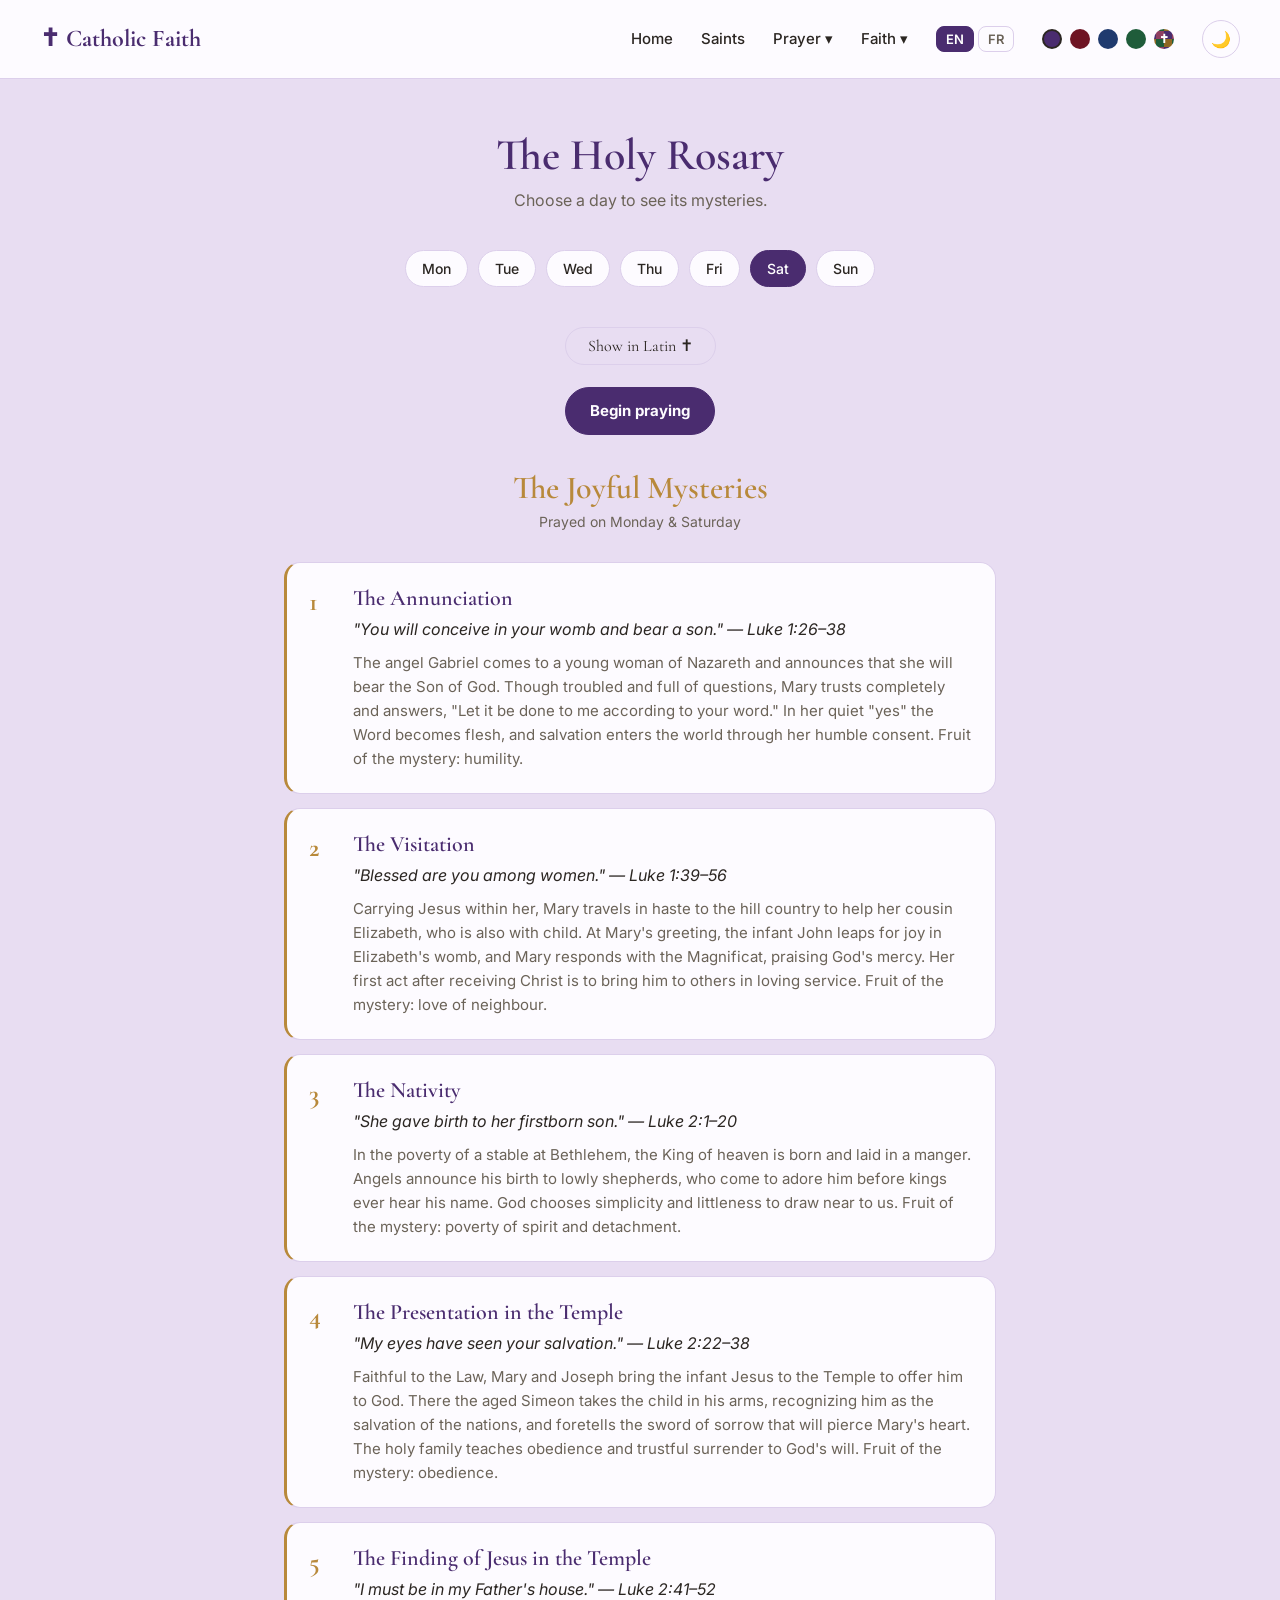
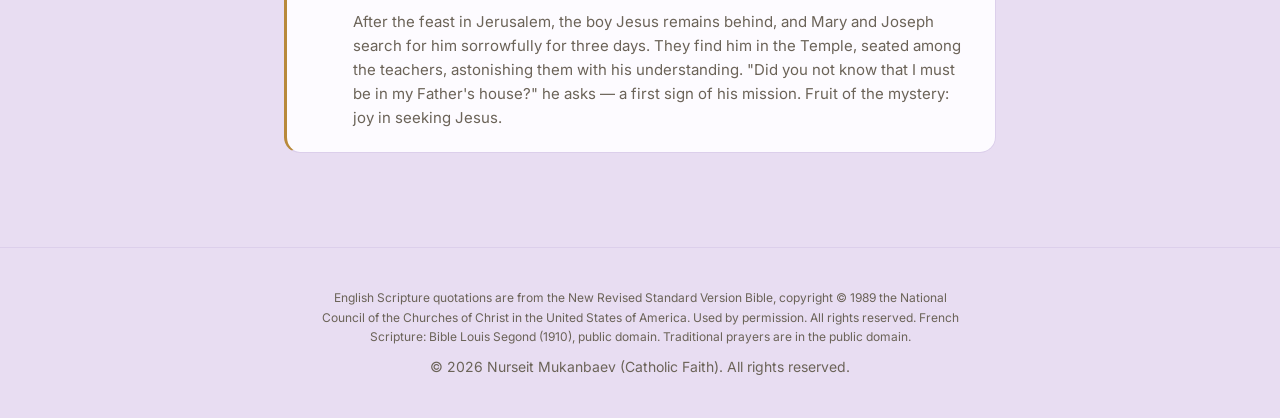
<file: rosaries.html>
<!DOCTYPE html>
<html lang="en" data-lang="en">
<head>
  <meta charset="UTF-8" />
  <meta name="viewport" content="width=device-width, initial-scale=1.0" />
  <meta name="description" content="Pray the Joyful, Sorrowful, Glorious, and Luminous Mysteries with bilingual guided Rosary meditations." />
  <meta name="theme-color" content="#4a2c6f" />

  <meta property="og:site_name" content="Catholic Faith" />
  <meta property="og:type" content="website" />
  <meta property="og:title" content="Rosaries — Catholic Faith" />
  <meta property="og:description" content="Pray the Joyful, Sorrowful, Glorious, and Luminous Mysteries with bilingual guided Rosary meditations." />
  <meta property="og:url" content="https://nurseitmukanbaev-art.github.io/catholic-faith/rosaries.html" />
  <meta property="og:image" content="https://nurseitmukanbaev-art.github.io/catholic-faith/og-image.png" />

  <meta name="twitter:card" content="summary_large_image" />
  <meta name="twitter:title" content="Rosaries — Catholic Faith" />
  <meta name="twitter:description" content="Pray the Joyful, Sorrowful, Glorious, and Luminous Mysteries with bilingual guided Rosary meditations." />
  <meta name="twitter:image" content="https://nurseitmukanbaev-art.github.io/catholic-faith/og-image.png" />

  <title>Rosaries — Catholic Faith</title>

  <link rel="icon" href="./icon.svg" type="image/svg+xml" />
  <link rel="shortcut icon" href="./icon.svg" />
  <link rel="apple-touch-icon" href="./icon.svg" />

  <link rel="preconnect" href="https://fonts.googleapis.com" />
  <link rel="preconnect" href="https://fonts.gstatic.com" crossorigin />
  <link
    href="https://fonts.googleapis.com/css2?family=Cormorant+Garamond:wght@500;600;700&family=Inter:wght@400;500;600&display=swap"
    rel="stylesheet"
  />

  <link rel="stylesheet" href="./style.css?v=21" />
</head>

<body>

  <!-- ============================================================
       NAVIGATION BAR  (identical to the home page)
       ============================================================ -->
  <nav class="navbar">
    <a href="./index.html" class="logo">✝︎ <span class="lang lang-en">Catholic Faith</span><span class="lang lang-fr">Foi catholique</span></a>

    <button class="mobile-menu-toggle" id="menuButton" onclick="toggleMenu()" aria-label="Open menu" aria-expanded="false">
      ☰
    </button>

    <div class="nav-links" id="navLinks">
      <a href="./index.html"><span class="lang lang-en">Home</span><span class="lang lang-fr">Accueil</span></a>
      <a href="./saints.html"><span class="lang lang-en">Saints</span><span class="lang lang-fr">Saints</span></a>

      <div class="dropdown">
        <button class="dropdown-toggle"><span class="lang lang-en">Prayer</span><span class="lang lang-fr">Prière</span> ▾</button>
        <div class="dropdown-menu">
          <a href="./prayers.html"><span class="lang lang-en">Prayers</span><span class="lang lang-fr">Prières</span></a>
          <a href="./rosaries.html"><span class="lang lang-en">Rosaries</span><span class="lang lang-fr">Rosaire</span></a>
          <a href="./chaplet.html"><span class="lang lang-en">Divine Mercy Chaplet</span><span class="lang lang-fr">Chapelet de la Miséricorde</span></a>
          <a href="./novenas.html"><span class="lang lang-en">Novenas</span><span class="lang lang-fr">Neuvaines</span></a>
          <a href="./stations.html"><span class="lang lang-en">Stations of the Cross</span><span class="lang lang-fr">Chemin de Croix</span></a>
          <a href="./candle.html"><span class="lang lang-en">Light a Candle</span><span class="lang lang-fr">Allumer un cierge</span></a>
        </div>
      </div>

      <div class="dropdown">
        <button class="dropdown-toggle"><span class="lang lang-en">Faith</span><span class="lang lang-fr">La Foi</span> ▾</button>
        <div class="dropdown-menu">
          <a href="./mass.html"><span class="lang lang-en">The Mass</span><span class="lang lang-fr">La Messe</span></a>
          <a href="./sacraments.html"><span class="lang lang-en">The Sacraments</span><span class="lang lang-fr">Les Sacrements</span></a>
          <a href="./confession.html"><span class="lang lang-en">Preparing for Confession</span><span class="lang lang-fr">Se préparer à la confession</span></a>
          <a href="./churchyear.html"><span class="lang lang-en">The Church Year</span><span class="lang lang-fr">L'Année liturgique</span></a>
        </div>
      </div>

      <div class="lang-switch">
        <button class="lang-btn" data-lang="en" onclick="setLang('en')">EN</button>
        <button class="lang-btn" data-lang="fr" onclick="setLang('fr')">FR</button>
      </div>


      <div class="palette-picker">
        <button class="swatch" data-palette="violet" style="background:#4a2c6f" onclick="setPalette('violet')" title="Violet" aria-label="Violet palette"></button>
        <button class="swatch" data-palette="cardinal" style="background:#6e1423" onclick="setPalette('cardinal')" title="Cardinal Red" aria-label="Cardinal red palette"></button>
        <button class="swatch" data-palette="blue" style="background:#1f3a6e" onclick="setPalette('blue')" title="Marian Blue" aria-label="Marian blue palette"></button>
        <button class="swatch" data-palette="green" style="background:#1f5c3a" onclick="setPalette('green')" title="Ordinary Time Green" aria-label="Ordinary Time green palette"></button>
        <button class="swatch swatch-liturgical" data-palette="liturgical" onclick="setPalette('liturgical')" title="Follow the Church year / Suivre l'année liturgique" aria-label="Follow the Church year / Suivre l'année liturgique"><span class="lang lang-en" aria-hidden="true">✝</span><span class="lang lang-fr" aria-hidden="true">✝</span><span class="sr-only"><span class="lang lang-en">Follow the Church year</span><span class="lang lang-fr">Suivre l'année liturgique</span></span></button>
      </div>

      <button class="theme-toggle" onclick="toggleTheme()" id="themeButton" aria-label="Toggle dark mode">🌙</button>
    </div>
  </nav>

  <!-- ============================================================
       ROSARY CONTENT
       ============================================================ -->
  <main class="page">
    <h1 class="page-title">
      <span class="lang lang-en">The Holy Rosary</span><span class="lang lang-fr">Le Saint Rosaire</span>
    </h1>
    <p class="page-subtitle">
      <span class="lang lang-en">Choose a day to see its mysteries.</span>
      <span class="lang lang-fr">Choisissez un jour pour voir ses mystères.</span>
    </p>

    <!-- ----- THE DAY BUTTONS ----- -->
    <div class="day-selector">
      <button class="day-btn" id="btn-mon" onclick="showSet('joyful', this)"><span class="lang lang-en">Mon</span><span class="lang lang-fr">Lun</span></button>
      <button class="day-btn" id="btn-tue" onclick="showSet('sorrowful', this)"><span class="lang lang-en">Tue</span><span class="lang lang-fr">Mar</span></button>
      <button class="day-btn" id="btn-wed" onclick="showSet('glorious', this)"><span class="lang lang-en">Wed</span><span class="lang lang-fr">Mer</span></button>
      <button class="day-btn" id="btn-thu" onclick="showSet('luminous', this)"><span class="lang lang-en">Thu</span><span class="lang lang-fr">Jeu</span></button>
      <button class="day-btn" id="btn-fri" onclick="showSet('sorrowful', this)"><span class="lang lang-en">Fri</span><span class="lang lang-fr">Ven</span></button>
      <button class="day-btn" id="btn-sat" onclick="showSet('joyful', this)"><span class="lang lang-en">Sat</span><span class="lang lang-fr">Sam</span></button>
      <button class="day-btn" id="btn-sun" onclick="showSet('glorious', this)"><span class="lang lang-en">Sun</span><span class="lang lang-fr">Dim</span></button>
    </div>

    <!-- ----- LATIN TOGGLE ----- -->
    <button class="latin-toggle" id="latinButton" onclick="toggleLatin()">
      <span class="lang lang-en">Show in Latin ✝︎</span><span class="lang lang-fr">Afficher en latin ✝︎</span>
    </button>

    <button class="guide-start" onclick="openRosaryGuide()">
      <span class="lang lang-en">Begin praying</span><span class="lang lang-fr">Commencer</span>
    </button>

    <!-- ----- THE MYSTERY PANELS -----
         Each translatable bit has up to three spans:
           lang-en  = English      lang-fr = French
           latin-name = Latin (titles & readings, shown by the toggle)
         -->

    <!-- JOYFUL -->
    <section class="mystery-panel" id="joyful">
      <h2 class="mystery-set-name">
        <span class="lang lang-en">The Joyful Mysteries</span><span class="lang lang-fr">Les Mystères Joyeux</span><span class="latin-name">Mysteria Gaudiosa</span>
      </h2>
      <p class="mystery-set-days">
        <span class="lang lang-en">Prayed on Monday &amp; Saturday</span><span class="lang lang-fr">Priés le lundi et le samedi</span>
      </p>

      <div class="mystery">
        <span class="num">1</span>
        <div class="mystery-body">
          <h3 class="name"><span class="lang lang-en">The Annunciation</span><span class="lang lang-fr">L'Annonciation</span><span class="latin-name">Annuntiatio</span></h3>
          <p class="reading"><span class="lang lang-en">"You will conceive in your womb and bear a son." — Luke 1:26–38</span><span class="lang lang-fr">« Tu deviendras enceinte, et tu enfanteras un fils. » — Luc 1, 26-38</span><span class="latin-name">« Ecce concipies in utero, et paries filium. » — Lc 1, 26-38</span></p>
          <p class="meaning"><span class="lang lang-en">The angel Gabriel comes to a young woman of Nazareth and announces that she will bear the Son of God. Though troubled and full of questions, Mary trusts completely and answers, "Let it be done to me according to your word." In her quiet "yes" the Word becomes flesh, and salvation enters the world through her humble consent. Fruit of the mystery: humility.</span><span class="lang lang-fr">L'ange Gabriel vient vers une jeune femme de Nazareth et lui annonce qu'elle portera le Fils de Dieu. Bien que troublée et pleine de questions, Marie fait entièrement confiance et répond : « Qu'il me soit fait selon ta parole. » Dans son humble « oui », le Verbe se fait chair, et le salut entre dans le monde par son consentement. Fruit du mystère : l'humilité.</span></p>
        </div>
      </div>

      <div class="mystery">
        <span class="num">2</span>
        <div class="mystery-body">
          <h3 class="name"><span class="lang lang-en">The Visitation</span><span class="lang lang-fr">La Visitation</span><span class="latin-name">Visitatio</span></h3>
          <p class="reading"><span class="lang lang-en">"Blessed are you among women." — Luke 1:39–56</span><span class="lang lang-fr">« Tu es bénie entre les femmes. » — Luc 1, 39-56</span><span class="latin-name">« Benedicta tu inter mulieres. » — Lc 1, 39-56</span></p>
          <p class="meaning"><span class="lang lang-en">Carrying Jesus within her, Mary travels in haste to the hill country to help her cousin Elizabeth, who is also with child. At Mary's greeting, the infant John leaps for joy in Elizabeth's womb, and Mary responds with the Magnificat, praising God's mercy. Her first act after receiving Christ is to bring him to others in loving service. Fruit of the mystery: love of neighbour.</span><span class="lang lang-fr">Portant Jésus en elle, Marie se rend en hâte dans la montagne pour aider sa cousine Élisabeth, elle aussi enceinte. À la salutation de Marie, l'enfant Jean tressaille de joie dans le sein d'Élisabeth, et Marie répond par le Magnificat, louant la miséricorde de Dieu. Son premier geste après avoir reçu le Christ est de le porter aux autres dans un service aimant. Fruit du mystère : l'amour du prochain.</span></p>
        </div>
      </div>

      <div class="mystery">
        <span class="num">3</span>
        <div class="mystery-body">
          <h3 class="name"><span class="lang lang-en">The Nativity</span><span class="lang lang-fr">La Nativité</span><span class="latin-name">Nativitas</span></h3>
          <p class="reading"><span class="lang lang-en">"She gave birth to her firstborn son." — Luke 2:1–20</span><span class="lang lang-fr">« Elle enfanta son fils premier-né. » — Luc 2, 1-20</span><span class="latin-name">« Et peperit filium suum primogenitum. » — Lc 2, 1-20</span></p>
          <p class="meaning"><span class="lang lang-en">In the poverty of a stable at Bethlehem, the King of heaven is born and laid in a manger. Angels announce his birth to lowly shepherds, who come to adore him before kings ever hear his name. God chooses simplicity and littleness to draw near to us. Fruit of the mystery: poverty of spirit and detachment.</span><span class="lang lang-fr">Dans la pauvreté d'une étable à Bethléem, le Roi du ciel naît et est couché dans une mangeoire. Les anges annoncent sa naissance à d'humbles bergers, qui viennent l'adorer avant même que les rois n'entendent son nom. Dieu choisit la simplicité et la petitesse pour se faire proche de nous. Fruit du mystère : la pauvreté de cœur et le détachement.</span></p>
        </div>
      </div>

      <div class="mystery">
        <span class="num">4</span>
        <div class="mystery-body">
          <h3 class="name"><span class="lang lang-en">The Presentation in the Temple</span><span class="lang lang-fr">La Présentation au Temple</span><span class="latin-name">Praesentatio</span></h3>
          <p class="reading"><span class="lang lang-en">"My eyes have seen your salvation." — Luke 2:22–38</span><span class="lang lang-fr">« Mes yeux ont vu ton salut. » — Luc 2, 22-38</span><span class="latin-name">« Viderunt oculi mei salutare tuum. » — Lc 2, 22-38</span></p>
          <p class="meaning"><span class="lang lang-en">Faithful to the Law, Mary and Joseph bring the infant Jesus to the Temple to offer him to God. There the aged Simeon takes the child in his arms, recognizing him as the salvation of the nations, and foretells the sword of sorrow that will pierce Mary's heart. The holy family teaches obedience and trustful surrender to God's will. Fruit of the mystery: obedience.</span><span class="lang lang-fr">Fidèles à la Loi, Marie et Joseph présentent l'enfant Jésus au Temple pour l'offrir à Dieu. Là, le vieillard Siméon prend l'enfant dans ses bras, le reconnaît comme le salut des nations, et annonce le glaive de douleur qui transpercera le cœur de Marie. La sainte famille enseigne l'obéissance et l'abandon confiant à la volonté de Dieu. Fruit du mystère : l'obéissance.</span></p>
        </div>
      </div>

      <div class="mystery">
        <span class="num">5</span>
        <div class="mystery-body">
          <h3 class="name"><span class="lang lang-en">The Finding of Jesus in the Temple</span><span class="lang lang-fr">Le Recouvrement de Jésus au Temple</span><span class="latin-name">Inventio in Templo</span></h3>
          <p class="reading"><span class="lang lang-en">"I must be in my Father's house." — Luke 2:41–52</span><span class="lang lang-fr">« Il faut que je m'occupe des affaires de mon Père. » — Luc 2, 41-52</span><span class="latin-name">« In his quæ Patris mei sunt, oportet me esse. » — Lc 2, 41-52</span></p>
          <p class="meaning"><span class="lang lang-en">After the feast in Jerusalem, the boy Jesus remains behind, and Mary and Joseph search for him sorrowfully for three days. They find him in the Temple, seated among the teachers, astonishing them with his understanding. "Did you not know that I must be in my Father's house?" he asks — a first sign of his mission. Fruit of the mystery: joy in seeking Jesus.</span><span class="lang lang-fr">Après la fête à Jérusalem, l'enfant Jésus reste en arrière, et Marie et Joseph le cherchent avec angoisse pendant trois jours. Ils le retrouvent dans le Temple, assis parmi les docteurs, qu'il étonne par son intelligence. « Ne saviez-vous pas qu'il me faut être chez mon Père ? » demande-t-il — premier signe de sa mission. Fruit du mystère : la joie de chercher Jésus.</span></p>
        </div>
      </div>
    </section>

    <!-- SORROWFUL -->
    <section class="mystery-panel" id="sorrowful">
      <h2 class="mystery-set-name">
        <span class="lang lang-en">The Sorrowful Mysteries</span><span class="lang lang-fr">Les Mystères Douloureux</span><span class="latin-name">Mysteria Dolorosa</span>
      </h2>
      <p class="mystery-set-days">
        <span class="lang lang-en">Prayed on Tuesday &amp; Friday</span><span class="lang lang-fr">Priés le mardi et le vendredi</span>
      </p>

      <div class="mystery">
        <span class="num">1</span>
        <div class="mystery-body">
          <h3 class="name"><span class="lang lang-en">The Agony in the Garden</span><span class="lang lang-fr">L'Agonie au Jardin</span><span class="latin-name">Agonia in Horto</span></h3>
          <p class="reading"><span class="lang lang-en">"Not what I want but what you want." — Matthew 26:36–46</span><span class="lang lang-fr">« Non pas ce que je veux, mais ce que tu veux. » — Matthieu 26, 36-46</span><span class="latin-name">« Non sicut ego volo, sed sicut tu. » — Mt 26, 36-46</span></p>
          <p class="meaning"><span class="lang lang-en">In the Garden of Gethsemane, on the night before he dies, Jesus is overwhelmed with sorrow at the weight of the world's sin. He prays so earnestly that his sweat becomes like drops of blood, yet he surrenders fully: "Not my will, but yours, be done." He embraces the Father's plan out of love for us. Fruit of the mystery: sorrow for sin.</span><span class="lang lang-fr">Au jardin de Gethsémani, la nuit avant sa mort, Jésus est accablé de tristesse devant le poids du péché du monde. Il prie avec une telle ardeur que sa sueur devient comme des gouttes de sang, mais il s'abandonne pleinement : « Non pas ma volonté, mais la tienne. » Il embrasse le dessein du Père par amour pour nous. Fruit du mystère : la contrition.</span></p>
        </div>
      </div>

      <div class="mystery">
        <span class="num">2</span>
        <div class="mystery-body">
          <h3 class="name"><span class="lang lang-en">The Scourging at the Pillar</span><span class="lang lang-fr">La Flagellation</span><span class="latin-name">Flagellatio</span></h3>
          <p class="reading"><span class="lang lang-en">"After flogging Jesus, he handed him over." — Matthew 27:26</span><span class="lang lang-fr">« Après avoir fait battre de verges Jésus, il le livra. » — Matthieu 27, 26</span><span class="latin-name">« Iesum flagellatum tradidit eis ut crucifigeretur. » — Mt 27, 26</span></p>
          <p class="meaning"><span class="lang lang-en">Though innocent, Jesus is bound to a pillar and cruelly scourged at Pilate's command. He bears this brutal suffering in silence, his body torn for our sake. In his wounds we see both the cost of sin and the depth of his love. Fruit of the mystery: purity and self-mastery.</span><span class="lang lang-fr">Bien qu'innocent, Jésus est attaché à une colonne et cruellement flagellé sur l'ordre de Pilate. Il porte cette souffrance brutale dans le silence, son corps déchiré pour nous. Dans ses plaies, nous voyons à la fois le prix du péché et la profondeur de son amour. Fruit du mystère : la pureté et la maîtrise de soi.</span></p>
        </div>
      </div>

      <div class="mystery">
        <span class="num">3</span>
        <div class="mystery-body">
          <h3 class="name"><span class="lang lang-en">The Crowning with Thorns</span><span class="lang lang-fr">Le Couronnement d'épines</span><span class="latin-name">Coronatio Spinis</span></h3>
          <p class="reading"><span class="lang lang-en">"They put it on his head." — Matthew 27:27–31</span><span class="lang lang-fr">« Ils tressèrent une couronne d'épines. » — Matthieu 27, 27-31</span><span class="latin-name">« Plectentes coronam de spinis, posuerunt super caput eius. » — Mt 27, 27-31</span></p>
          <p class="meaning"><span class="lang lang-en">The soldiers press a crown of thorns upon Jesus' head, drape him in a scarlet cloak, and mock him as a false king. They strike him and spit upon him, yet he endures their cruelty with majestic patience. The King of kings is crowned in suffering, reigning from humility. Fruit of the mystery: moral courage.</span><span class="lang lang-fr">Les soldats enfoncent une couronne d'épines sur la tête de Jésus, le revêtent d'un manteau écarlate et se moquent de lui comme d'un faux roi. Ils le frappent et crachent sur lui, mais il supporte leur cruauté avec une patience majestueuse. Le Roi des rois est couronné dans la souffrance, régnant par l'humilité. Fruit du mystère : le courage moral.</span></p>
        </div>
      </div>

      <div class="mystery">
        <span class="num">4</span>
        <div class="mystery-body">
          <h3 class="name"><span class="lang lang-en">The Carrying of the Cross</span><span class="lang lang-fr">Le Portement de la Croix</span><span class="latin-name">Baiulatio Crucis</span></h3>
          <p class="reading"><span class="lang lang-en">"Carrying the cross by himself, he went out." — John 19:17</span><span class="lang lang-fr">« Jésus, portant sa croix, arriva au lieu du crâne. » — Jean 19, 17</span><span class="latin-name">« Baiulans sibi crucem exivit. » — Io 19, 17</span></p>
          <p class="meaning"><span class="lang lang-en">Bearing the heavy cross upon his wounded shoulders, Jesus makes his way to Calvary, falling beneath its weight. Simon of Cyrene is made to help him, and along the way he consoles the weeping women of Jerusalem. He carries our burdens with patient, unwavering love. Fruit of the mystery: patience.</span><span class="lang lang-fr">Portant la lourde croix sur ses épaules blessées, Jésus chemine vers le Calvaire, tombant sous son poids. Simon de Cyrène est contraint de l'aider, et en chemin il console les femmes de Jérusalem qui pleurent. Il porte nos fardeaux avec un amour patient et indéfectible. Fruit du mystère : la patience.</span></p>
        </div>
      </div>

      <div class="mystery">
        <span class="num">5</span>
        <div class="mystery-body">
          <h3 class="name"><span class="lang lang-en">The Crucifixion</span><span class="lang lang-fr">La Crucifixion</span><span class="latin-name">Crucifixio</span></h3>
          <p class="reading"><span class="lang lang-en">"Father, into your hands I commend my spirit." — Luke 23:44–46</span><span class="lang lang-fr">« Père, je remets mon esprit entre tes mains. » — Luc 23, 44-46</span><span class="latin-name">« Pater, in manus tuas commendo spiritum meum. » — Lc 23, 44-46</span></p>
          <p class="meaning"><span class="lang lang-en">Nailed to the cross, Jesus hangs for three hours between heaven and earth, offering his life for the salvation of the world. He forgives his executioners, entrusts his mother to John, and promises paradise to the repentant thief. With the words "It is finished," he commends his spirit to the Father and dies for love of us. Fruit of the mystery: perseverance and love.</span><span class="lang lang-fr">Cloué sur la croix, Jésus demeure trois heures entre ciel et terre, offrant sa vie pour le salut du monde. Il pardonne à ses bourreaux, confie sa mère à Jean et promet le paradis au bon larron. Avec les mots « Tout est accompli », il remet son esprit au Père et meurt par amour pour nous. Fruit du mystère : la persévérance et l'amour.</span></p>
        </div>
      </div>
    </section>

    <!-- GLORIOUS -->
    <section class="mystery-panel" id="glorious">
      <h2 class="mystery-set-name">
        <span class="lang lang-en">The Glorious Mysteries</span><span class="lang lang-fr">Les Mystères Glorieux</span><span class="latin-name">Mysteria Gloriosa</span>
      </h2>
      <p class="mystery-set-days">
        <span class="lang lang-en">Prayed on Wednesday &amp; Sunday</span><span class="lang lang-fr">Priés le mercredi et le dimanche</span>
      </p>

      <div class="mystery">
        <span class="num">1</span>
        <div class="mystery-body">
          <h3 class="name"><span class="lang lang-en">The Resurrection</span><span class="lang lang-fr">La Résurrection</span><span class="latin-name">Resurrectio</span></h3>
          <p class="reading"><span class="lang lang-en">"He is not here; for he has been raised." — Matthew 28:1–10</span><span class="lang lang-fr">« Il n'est point ici; il est ressuscité. » — Matthieu 28, 1-10</span><span class="latin-name">« Non est hic: surrexit enim, sicut dixit. » — Mt 28, 1-10</span></p>
          <p class="meaning"><span class="lang lang-en">On the third day, Jesus rises gloriously from the tomb, conquering sin and death forever. The women who come at dawn find the stone rolled away and an angel proclaiming, "He is not here, for he has been raised." His victory is the foundation of our hope and the promise of our own resurrection. Fruit of the mystery: faith.</span><span class="lang lang-fr">Le troisième jour, Jésus ressuscite glorieusement du tombeau, vainquant à jamais le péché et la mort. Les femmes venues à l'aube trouvent la pierre roulée et un ange qui proclame : « Il n'est pas ici, car il est ressuscité. » Sa victoire est le fondement de notre espérance et la promesse de notre propre résurrection. Fruit du mystère : la foi.</span></p>
        </div>
      </div>

      <div class="mystery">
        <span class="num">2</span>
        <div class="mystery-body">
          <h3 class="name"><span class="lang lang-en">The Ascension</span><span class="lang lang-fr">L'Ascension</span><span class="latin-name">Ascensio</span></h3>
          <p class="reading"><span class="lang lang-en">"He was lifted up." — Acts 1:6–11</span><span class="lang lang-fr">« Il fut élevé. » — Actes 1, 6-11</span><span class="latin-name">« Videntibus illis, elevatus est. » — Act 1, 6-11</span></p>
          <p class="meaning"><span class="lang lang-en">Forty days after rising, Jesus leads his disciples to the Mount of Olives and is taken up into heaven before their eyes. A cloud receives him from their sight as he returns to the Father's glory. He goes to prepare a place for us, lifting our hearts toward our true homeland. Fruit of the mystery: hope.</span><span class="lang lang-fr">Quarante jours après sa résurrection, Jésus conduit ses disciples au mont des Oliviers et est élevé au ciel sous leurs yeux. Une nuée le dérobe à leur regard tandis qu'il retourne dans la gloire du Père. Il va nous préparer une place, élevant nos cœurs vers notre véritable patrie. Fruit du mystère : l'espérance.</span></p>
        </div>
      </div>

      <div class="mystery">
        <span class="num">3</span>
        <div class="mystery-body">
          <h3 class="name"><span class="lang lang-en">The Descent of the Holy Spirit</span><span class="lang lang-fr">La Descente du Saint-Esprit</span><span class="latin-name">Descensus Spiritus Sancti</span></h3>
          <p class="reading"><span class="lang lang-en">"All of them were filled with the Holy Spirit." — Acts 2:1–13</span><span class="lang lang-fr">« Ils furent tous remplis du Saint Esprit. » — Actes 2, 1-13</span><span class="latin-name">« Repleti sunt omnes Spiritu Sancto. » — Act 2, 1-13</span></p>
          <p class="meaning"><span class="lang lang-en">Gathered with Mary in the upper room, the Apostles are filled with the Holy Spirit, who comes upon them like tongues of fire. Strengthened and emboldened, they go out to proclaim the Gospel to every nation. The Church is born, alive with the gifts of the Spirit. Fruit of the mystery: love of God.</span><span class="lang lang-fr">Réunis avec Marie au Cénacle, les Apôtres sont remplis de l'Esprit Saint, qui descend sur eux comme des langues de feu. Fortifiés et enhardis, ils partent annoncer l'Évangile à toutes les nations. L'Église naît, vivante des dons de l'Esprit. Fruit du mystère : l'amour de Dieu.</span></p>
        </div>
      </div>

      <div class="mystery">
        <span class="num">4</span>
        <div class="mystery-body">
          <h3 class="name"><span class="lang lang-en">The Assumption of Mary</span><span class="lang lang-fr">L'Assomption de Marie</span><span class="latin-name">Assumptio</span></h3>
          <p class="reading"><span class="lang lang-en">"The Mighty One has done great things for me." — cf. Luke 1:49</span><span class="lang lang-fr">« Le Tout Puissant a fait pour moi de grandes choses. » — cf. Luc 1, 49</span><span class="latin-name">« Fecit mihi magna qui potens est. » — cf. Lc 1, 49</span></p>
          <p class="meaning"><span class="lang lang-en">At the end of her earthly life, Mary is taken up, body and soul, into the glory of heaven. She who bore the Lord and remained faithful at the cross is not left to corruption but raised by her Son. In her we glimpse the destiny promised to all the faithful. Fruit of the mystery: the grace of a holy death.</span><span class="lang lang-fr">Au terme de sa vie terrestre, Marie est élevée, corps et âme, dans la gloire du ciel. Celle qui a porté le Seigneur et est demeurée fidèle au pied de la croix n'est pas livrée à la corruption, mais relevée par son Fils. En elle, nous entrevoyons la destinée promise à tous les fidèles. Fruit du mystère : la grâce d'une sainte mort.</span></p>
        </div>
      </div>

      <div class="mystery">
        <span class="num">5</span>
        <div class="mystery-body">
          <h3 class="name"><span class="lang lang-en">The Coronation of Mary</span><span class="lang lang-fr">Le Couronnement de Marie</span><span class="latin-name">Coronatio Mariae</span></h3>
          <p class="reading"><span class="lang lang-en">"A woman clothed with the sun." — Revelation 12:1</span><span class="lang lang-fr">« Une femme enveloppée du soleil. » — Apocalypse 12, 1</span><span class="latin-name">« Mulier amicta sole. » — Apc 12, 1</span></p>
          <p class="meaning"><span class="lang lang-en">Mary is crowned by her Son as Queen of Heaven and earth, exalted above the angels and saints. Clothed with the sun and crowned with stars, she reigns as our loving Mother, interceding for us without ceasing. From her place of glory she watches over the Church and brings our prayers to her Son. Fruit of the mystery: trust in Mary's intercession.</span><span class="lang lang-fr">Marie est couronnée par son Fils Reine du Ciel et de la terre, élevée au-dessus des anges et des saints. Enveloppée du soleil et couronnée d'étoiles, elle règne comme notre Mère aimante, intercédant sans cesse pour nous. De sa place de gloire, elle veille sur l'Église et présente nos prières à son Fils. Fruit du mystère : la confiance en l'intercession de Marie.</span></p>
        </div>
      </div>
    </section>

    <!-- LUMINOUS -->
    <section class="mystery-panel" id="luminous">
      <h2 class="mystery-set-name">
        <span class="lang lang-en">The Luminous Mysteries</span><span class="lang lang-fr">Les Mystères Lumineux</span><span class="latin-name">Mysteria Luminosa</span>
      </h2>
      <p class="mystery-set-days">
        <span class="lang lang-en">Prayed on Thursday</span><span class="lang lang-fr">Priés le jeudi</span>
      </p>

      <div class="mystery">
        <span class="num">1</span>
        <div class="mystery-body">
          <h3 class="name"><span class="lang lang-en">The Baptism of Jesus in the Jordan</span><span class="lang lang-fr">Le Baptême de Jésus</span><span class="latin-name">Baptismus Domini</span></h3>
          <p class="reading"><span class="lang lang-en">"This is my Son, the Beloved." — Matthew 3:13–17</span><span class="lang lang-fr">« Celui-ci est mon Fils bien-aimé. » — Matthieu 3, 13-17</span><span class="latin-name">« Hic est Filius meus dilectus. » — Mt 3, 13-17</span></p>
          <p class="meaning"><span class="lang lang-en">Jesus comes to the Jordan and is baptized by John, though he himself is without sin. As he rises from the water, the heavens open, the Spirit descends like a dove, and the Father's voice declares, "This is my beloved Son." His public mission begins, revealing the mystery of the Holy Trinity. Fruit of the mystery: openness to the Holy Spirit.</span><span class="lang lang-fr">Jésus vient au Jourdain et se fait baptiser par Jean, bien qu'il soit lui-même sans péché. Comme il remonte de l'eau, les cieux s'ouvrent, l'Esprit descend comme une colombe, et la voix du Père déclare : « Celui-ci est mon Fils bien-aimé. » Sa mission publique commence, révélant le mystère de la Sainte Trinité. Fruit du mystère : l'ouverture à l'Esprit Saint.</span></p>
        </div>
      </div>

      <div class="mystery">
        <span class="num">2</span>
        <div class="mystery-body">
          <h3 class="name"><span class="lang lang-en">The Wedding at Cana</span><span class="lang lang-fr">Les Noces de Cana</span><span class="latin-name">Nuptiae Canae</span></h3>
          <p class="reading"><span class="lang lang-en">"Do whatever he tells you." — John 2:1–11</span><span class="lang lang-fr">« Faites ce qu'il vous dira. » — Jean 2, 1-11</span><span class="latin-name">« Quodcumque dixerit vobis, facite. » — Io 2, 1-11</span></p>
          <p class="meaning"><span class="lang lang-en">At a wedding feast in Cana, the wine runs out, and Mary turns to her Son in quiet confidence. Though his hour has not yet come, at her request Jesus changes water into wine — his first miracle — and his disciples come to believe in him. Mary's counsel still echoes: "Do whatever he tells you." Fruit of the mystery: to Jesus through Mary.</span><span class="lang lang-fr">Lors d'un festin de noces à Cana, le vin vient à manquer, et Marie se tourne vers son Fils avec une confiance paisible. Bien que son heure ne soit pas encore venue, à sa demande Jésus change l'eau en vin — son premier miracle — et ses disciples croient en lui. Le conseil de Marie résonne encore : « Faites tout ce qu'il vous dira. » Fruit du mystère : aller à Jésus par Marie.</span></p>
        </div>
      </div>

      <div class="mystery">
        <span class="num">3</span>
        <div class="mystery-body">
          <h3 class="name"><span class="lang lang-en">The Proclamation of the Kingdom</span><span class="lang lang-fr">L'Annonce du Royaume</span><span class="latin-name">Proclamatio Regni</span></h3>
          <p class="reading"><span class="lang lang-en">"Repent, and believe in the good news." — Mark 1:14–15</span><span class="lang lang-fr">« Repentez-vous, et croyez à la bonne nouvelle. » — Marc 1, 14-15</span><span class="latin-name">« Pœnitemini, et credite Evangelio. » — Mc 1, 14-15</span></p>
          <p class="meaning"><span class="lang lang-en">Jesus travels through Galilee proclaiming the coming of the Kingdom of God and calling all to conversion. He preaches the Beatitudes, heals the sick, and forgives sinners, revealing the Father's boundless mercy. "Repent, and believe in the gospel," he urges each heart. Fruit of the mystery: trust in God and conversion.</span><span class="lang lang-fr">Jésus parcourt la Galilée en annonçant la venue du Royaume de Dieu et en appelant tous à la conversion. Il proclame les Béatitudes, guérit les malades et pardonne aux pécheurs, révélant la miséricorde sans limite du Père. « Convertissez-vous et croyez à l'Évangile », exhorte-t-il chaque cœur. Fruit du mystère : la conversion et la confiance en Dieu.</span></p>
        </div>
      </div>

      <div class="mystery">
        <span class="num">4</span>
        <div class="mystery-body">
          <h3 class="name"><span class="lang lang-en">The Transfiguration</span><span class="lang lang-fr">La Transfiguration</span><span class="latin-name">Transfiguratio</span></h3>
          <p class="reading"><span class="lang lang-en">"His face shone like the sun." — Matthew 17:1–8</span><span class="lang lang-fr">« Son visage resplendit comme le soleil. » — Matthieu 17, 1-8</span><span class="latin-name">« Resplenduit facies eius sicut sol. » — Mt 17, 1-8</span></p>
          <p class="meaning"><span class="lang lang-en">On Mount Tabor, Jesus is transfigured before Peter, James, and John; his face shines like the sun and his garments become dazzling white. Moses and Elijah appear with him, and the Father's voice is heard: "This is my beloved Son; listen to him." For a moment the disciples glimpse his hidden glory, strengthening them for the trials ahead. Fruit of the mystery: desire for holiness.</span><span class="lang lang-fr">Sur le mont Thabor, Jésus est transfiguré devant Pierre, Jacques et Jean ; son visage resplendit comme le soleil et ses vêtements deviennent d'une blancheur éclatante. Moïse et Élie apparaissent avec lui, et la voix du Père se fait entendre : « Celui-ci est mon Fils bien-aimé ; écoutez-le. » Un instant, les disciples entrevoient sa gloire cachée, ce qui les fortifie pour les épreuves à venir. Fruit du mystère : le désir de la sainteté.</span></p>
        </div>
      </div>

      <div class="mystery">
        <span class="num">5</span>
        <div class="mystery-body">
          <h3 class="name"><span class="lang lang-en">The Institution of the Eucharist</span><span class="lang lang-fr">L'Institution de l'Eucharistie</span><span class="latin-name">Institutio Eucharistiae</span></h3>
          <p class="reading"><span class="lang lang-en">"This is my body, which is given for you." — Luke 22:14–20</span><span class="lang lang-fr">« Ceci est mon corps, qui est donné pour vous. » — Luc 22, 14-20</span><span class="latin-name">« Hoc est corpus meum, quod pro vobis datur. » — Lc 22, 14-20</span></p>
          <p class="meaning"><span class="lang lang-en">At the Last Supper, on the night before he dies, Jesus takes bread and wine and gives them as his own Body and Blood. "Do this in memory of me," he commands, leaving the Church the gift of the Eucharist and the priesthood. In this sacrament he remains truly present with us, the food of eternal life. Fruit of the mystery: adoration and love.</span><span class="lang lang-fr">À la dernière Cène, la nuit avant sa mort, Jésus prend le pain et le vin et les donne comme son propre Corps et son propre Sang. « Faites ceci en mémoire de moi », ordonne-t-il, laissant à l'Église le don de l'Eucharistie et du sacerdoce. Dans ce sacrement, il demeure vraiment présent avec nous, nourriture de la vie éternelle. Fruit du mystère : l'adoration et l'amour.</span></p>
        </div>
      </div>
    </section>
  </main>

  <!-- ============================================================
       FOOTER
       ============================================================ -->
  <footer class="footer">
    <p class="footer-credit">
      <span class="lang lang-en">English Scripture quotations are from the New Revised Standard Version Bible, copyright © 1989 the National Council of the Churches of Christ in the United States of America. Used by permission. All rights reserved. French Scripture: Bible Louis Segond (1910), public domain. Traditional prayers are in the public domain.</span>
      <span class="lang lang-fr">Citations bibliques anglaises : New Revised Standard Version Bible, copyright © 1989 the National Council of the Churches of Christ in the United States of America. Used by permission. All rights reserved. Citations bibliques françaises : Bible Louis Segond (1910), domaine public. Les prières traditionnelles sont dans le domaine public.</span>
    </p>
    <p>© 2026 Nurseit Mukanbaev (Catholic Faith). All rights reserved.</p>
  </footer>

  <script src="script.js?v=22"></script>

  <script>
    // Show one mystery panel and highlight the chosen day button.
    function showSet(setId, btn) {
      document.querySelectorAll(".mystery-panel").forEach(function (panel) {
        panel.classList.remove("active");
      });
      document.getElementById(setId).classList.add("active");

      document.querySelectorAll(".day-btn").forEach(function (b) {
        b.classList.remove("active");
      });
      btn.classList.add("active");
    }

    // On load, auto-select TODAY (0 = Sunday ... 6 = Saturday).
    const buttonsByDay = [
      "btn-sun", "btn-mon", "btn-tue", "btn-wed",
      "btn-thu", "btn-fri", "btn-sat"
    ];
    const todayId = buttonsByDay[new Date().getDay()];
    document.getElementById(todayId).click();
  </script>

</body>
</html>
</file>
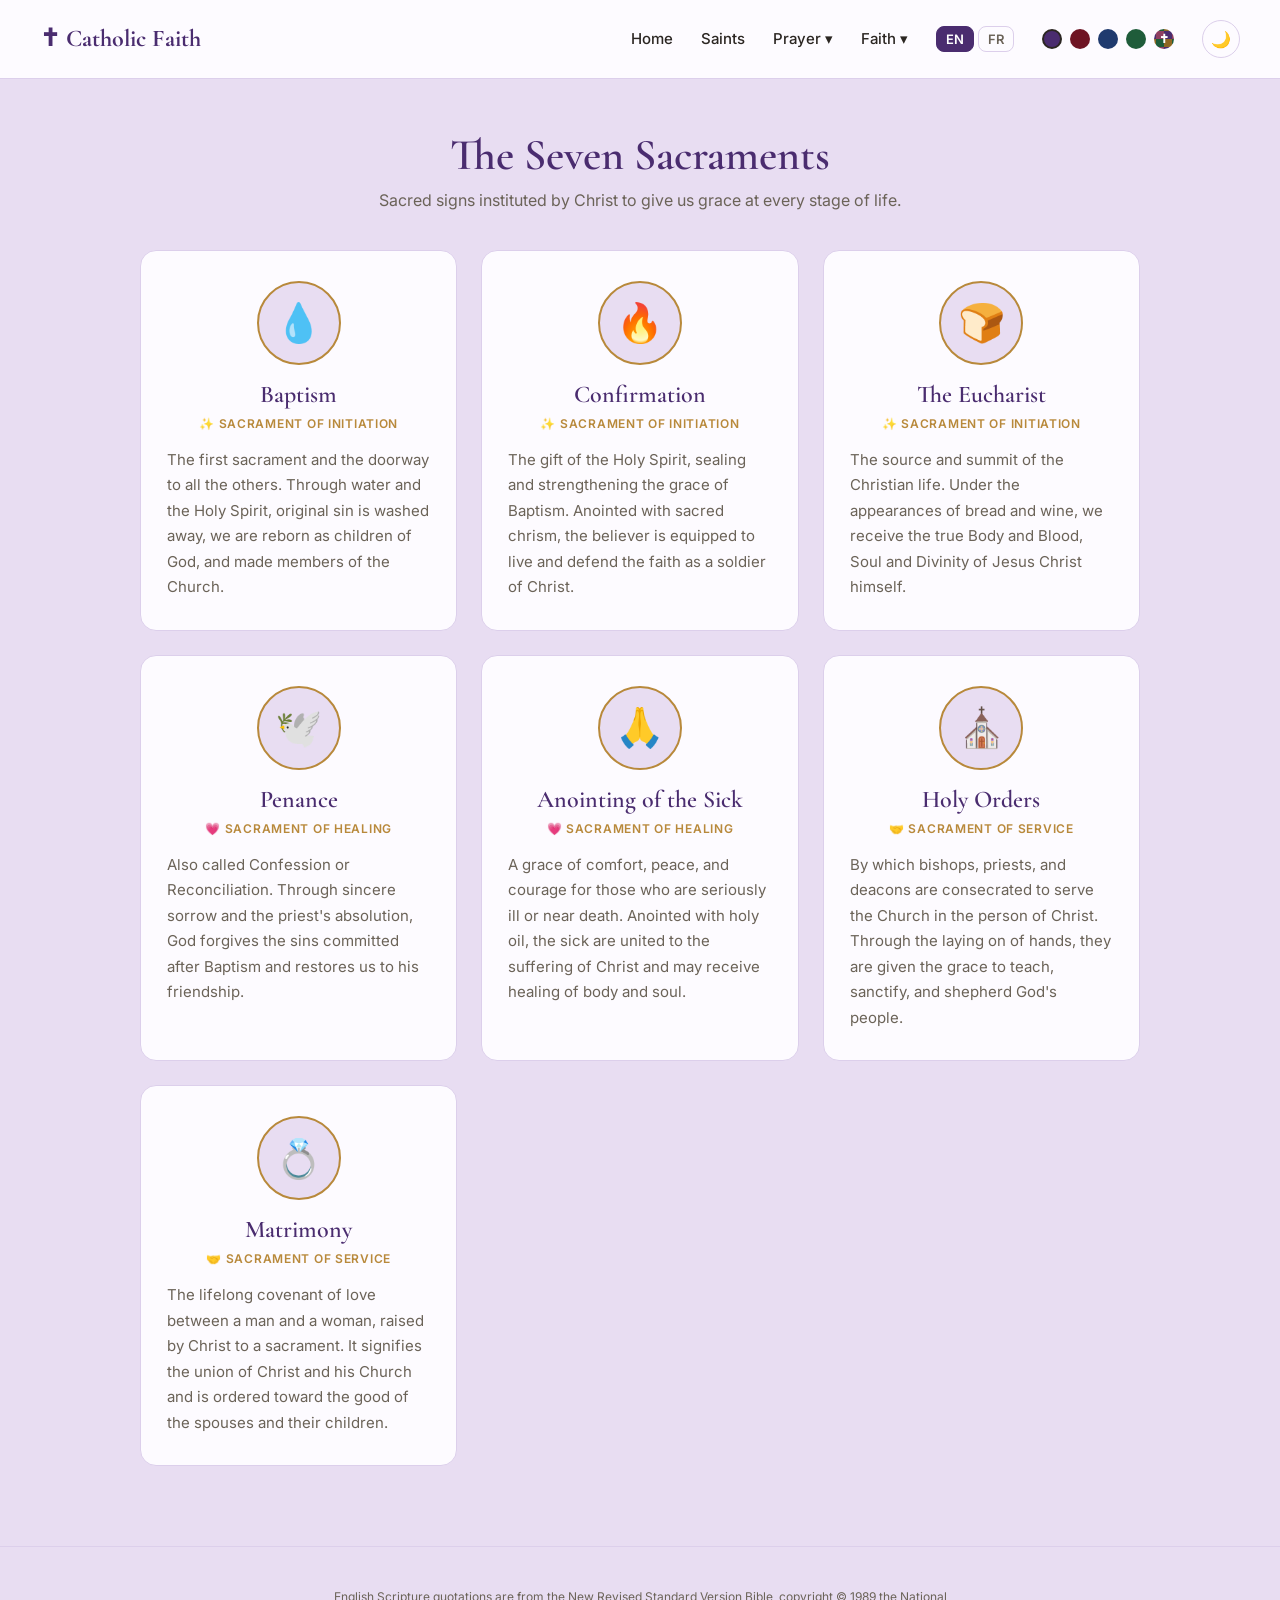
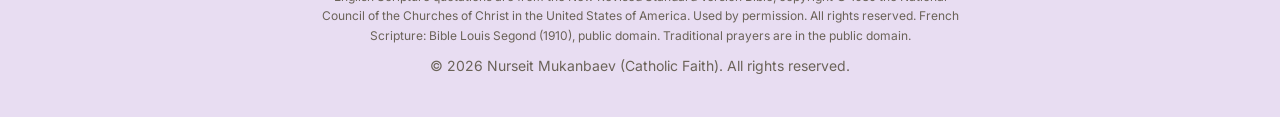
<file: sacraments.html>
<!DOCTYPE html>
<html lang="en" data-lang="en">
<head>
  <meta charset="UTF-8" />
  <meta name="viewport" content="width=device-width, initial-scale=1.0" />
  <meta name="description" content="A bilingual guide to the seven sacraments and the grace Christ gives through them." />
  <meta name="theme-color" content="#4a2c6f" />

  <meta property="og:site_name" content="Catholic Faith" />
  <meta property="og:type" content="website" />
  <meta property="og:title" content="The Sacraments — Catholic Faith" />
  <meta property="og:description" content="A bilingual guide to the seven sacraments and the grace Christ gives through them." />
  <meta property="og:url" content="https://nurseitmukanbaev-art.github.io/catholic-faith/sacraments.html" />
  <meta property="og:image" content="https://nurseitmukanbaev-art.github.io/catholic-faith/og-image.png" />

  <meta name="twitter:card" content="summary_large_image" />
  <meta name="twitter:title" content="The Sacraments — Catholic Faith" />
  <meta name="twitter:description" content="A bilingual guide to the seven sacraments and the grace Christ gives through them." />
  <meta name="twitter:image" content="https://nurseitmukanbaev-art.github.io/catholic-faith/og-image.png" />

  <title>The Sacraments — Catholic Faith</title>

  <link rel="icon" href="./icon.svg" type="image/svg+xml" />
  <link rel="shortcut icon" href="./icon.svg" />
  <link rel="apple-touch-icon" href="./icon.svg" />

  <link rel="preconnect" href="https://fonts.googleapis.com" />
  <link rel="preconnect" href="https://fonts.gstatic.com" crossorigin />
  <link
    href="https://fonts.googleapis.com/css2?family=Cormorant+Garamond:wght@500;600;700&family=Inter:wght@400;500;600&display=swap"
    rel="stylesheet"
  />

  <link rel="stylesheet" href="./style.css?v=21" />
</head>

<body>

  <!-- ============================================================
       NAVIGATION BAR  (identical to the other pages)
       ============================================================ -->
  <nav class="navbar">
    <a href="./index.html" class="logo">✝︎ <span class="lang lang-en">Catholic Faith</span><span class="lang lang-fr">Foi catholique</span></a>

    <button class="mobile-menu-toggle" id="menuButton" onclick="toggleMenu()" aria-label="Open menu" aria-expanded="false">
      ☰
    </button>

    <div class="nav-links" id="navLinks">
      <a href="./index.html"><span class="lang lang-en">Home</span><span class="lang lang-fr">Accueil</span></a>
      <a href="./saints.html"><span class="lang lang-en">Saints</span><span class="lang lang-fr">Saints</span></a>

      <div class="dropdown">
        <button class="dropdown-toggle"><span class="lang lang-en">Prayer</span><span class="lang lang-fr">Prière</span> ▾</button>
        <div class="dropdown-menu">
          <a href="./prayers.html"><span class="lang lang-en">Prayers</span><span class="lang lang-fr">Prières</span></a>
          <a href="./rosaries.html"><span class="lang lang-en">Rosaries</span><span class="lang lang-fr">Rosaire</span></a>
          <a href="./chaplet.html"><span class="lang lang-en">Divine Mercy Chaplet</span><span class="lang lang-fr">Chapelet de la Miséricorde</span></a>
          <a href="./novenas.html"><span class="lang lang-en">Novenas</span><span class="lang lang-fr">Neuvaines</span></a>
          <a href="./stations.html"><span class="lang lang-en">Stations of the Cross</span><span class="lang lang-fr">Chemin de Croix</span></a>
          <a href="./candle.html"><span class="lang lang-en">Light a Candle</span><span class="lang lang-fr">Allumer un cierge</span></a>
        </div>
      </div>

      <div class="dropdown">
        <button class="dropdown-toggle"><span class="lang lang-en">Faith</span><span class="lang lang-fr">La Foi</span> ▾</button>
        <div class="dropdown-menu">
          <a href="./mass.html"><span class="lang lang-en">The Mass</span><span class="lang lang-fr">La Messe</span></a>
          <a href="./sacraments.html"><span class="lang lang-en">The Sacraments</span><span class="lang lang-fr">Les Sacrements</span></a>
          <a href="./confession.html"><span class="lang lang-en">Preparing for Confession</span><span class="lang lang-fr">Se préparer à la confession</span></a>
          <a href="./churchyear.html"><span class="lang lang-en">The Church Year</span><span class="lang lang-fr">L'Année liturgique</span></a>
        </div>
      </div>

      <div class="lang-switch">
        <button class="lang-btn" data-lang="en" onclick="setLang('en')">EN</button>
        <button class="lang-btn" data-lang="fr" onclick="setLang('fr')">FR</button>
      </div>


      <div class="palette-picker">
        <button class="swatch" data-palette="violet" style="background:#4a2c6f" onclick="setPalette('violet')" title="Violet" aria-label="Violet palette"></button>
        <button class="swatch" data-palette="cardinal" style="background:#6e1423" onclick="setPalette('cardinal')" title="Cardinal Red" aria-label="Cardinal red palette"></button>
        <button class="swatch" data-palette="blue" style="background:#1f3a6e" onclick="setPalette('blue')" title="Marian Blue" aria-label="Marian blue palette"></button>
        <button class="swatch" data-palette="green" style="background:#1f5c3a" onclick="setPalette('green')" title="Ordinary Time Green" aria-label="Ordinary Time green palette"></button>
        <button class="swatch swatch-liturgical" data-palette="liturgical" onclick="setPalette('liturgical')" title="Follow the Church year / Suivre l'année liturgique" aria-label="Follow the Church year / Suivre l'année liturgique"><span class="lang lang-en" aria-hidden="true">✝</span><span class="lang lang-fr" aria-hidden="true">✝</span><span class="sr-only"><span class="lang lang-en">Follow the Church year</span><span class="lang lang-fr">Suivre l'année liturgique</span></span></button>
      </div>

      <button class="theme-toggle" onclick="toggleTheme()" id="themeButton" aria-label="Toggle dark mode">🌙</button>
    </div>
  </nav>

  <!-- ============================================================
       THE SACRAMENTS CONTENT
       The seven sacraments, each as a card. To edit one, change
       the name, the category line, and the description.
       ============================================================ -->
  <main class="saints-main">
    <h1 class="page-title">
      <span class="lang lang-en">The Seven Sacraments</span><span class="lang lang-fr">Les Sept Sacrements</span>
    </h1>
    <p class="page-subtitle">
      <span class="lang lang-en">Sacred signs instituted by Christ to give us grace at every stage of life.</span>
      <span class="lang lang-fr">Des signes sacrés institués par le Christ pour nous donner la grâce à chaque étape de la vie.</span>
    </p>

    <div class="saints-grid">

      <article class="saint-card">
        <div class="saint-avatar">💧</div>
        <h2 class="saint-name"><span class="lang lang-en">Baptism</span><span class="lang lang-fr">Le Baptême</span></h2>
        <p class="saint-feast">✨ <span class="lang lang-en">Sacrament of Initiation</span><span class="lang lang-fr">Sacrement de l'initiation</span></p>
        <p class="saint-bio"><span class="lang lang-en">The first sacrament and the doorway to all the others. Through water and the Holy Spirit, original sin is washed away, we are reborn as children of God, and made members of the Church.</span><span class="lang lang-fr">Le premier sacrement et la porte de tous les autres. Par l'eau et l'Esprit-Saint, le péché originel est effacé, nous renaissons comme enfants de Dieu et devenons membres de l'Église.</span></p>
      </article>

      <article class="saint-card">
        <div class="saint-avatar">🔥</div>
        <h2 class="saint-name"><span class="lang lang-en">Confirmation</span><span class="lang lang-fr">La Confirmation</span></h2>
        <p class="saint-feast">✨ <span class="lang lang-en">Sacrament of Initiation</span><span class="lang lang-fr">Sacrement de l'initiation</span></p>
        <p class="saint-bio"><span class="lang lang-en">The gift of the Holy Spirit, sealing and strengthening the grace of Baptism. Anointed with sacred chrism, the believer is equipped to live and defend the faith as a soldier of Christ.</span><span class="lang lang-fr">Le don de l'Esprit-Saint, qui scelle et fortifie la grâce du Baptême. Oint du saint chrême, le croyant est équipé pour vivre et défendre la foi comme un soldat du Christ.</span></p>
      </article>

      <article class="saint-card">
        <div class="saint-avatar">🍞</div>
        <h2 class="saint-name"><span class="lang lang-en">The Eucharist</span><span class="lang lang-fr">L'Eucharistie</span></h2>
        <p class="saint-feast">✨ <span class="lang lang-en">Sacrament of Initiation</span><span class="lang lang-fr">Sacrement de l'initiation</span></p>
        <p class="saint-bio"><span class="lang lang-en">The source and summit of the Christian life. Under the appearances of bread and wine, we receive the true Body and Blood, Soul and Divinity of Jesus Christ himself.</span><span class="lang lang-fr">La source et le sommet de la vie chrétienne. Sous les apparences du pain et du vin, nous recevons le vrai Corps et le Sang, l'Âme et la Divinité de Jésus-Christ lui-même.</span></p>
      </article>

      <article class="saint-card">
        <div class="saint-avatar">🕊️</div>
        <h2 class="saint-name"><span class="lang lang-en">Penance</span><span class="lang lang-fr">La Pénitence</span></h2>
        <p class="saint-feast">💗 <span class="lang lang-en">Sacrament of Healing</span><span class="lang lang-fr">Sacrement de guérison</span></p>
        <p class="saint-bio"><span class="lang lang-en">Also called Confession or Reconciliation. Through sincere sorrow and the priest's absolution, God forgives the sins committed after Baptism and restores us to his friendship.</span><span class="lang lang-fr">Appelé aussi Confession ou Réconciliation. Par un repentir sincère et l'absolution du prêtre, Dieu pardonne les péchés commis après le Baptême et nous rend son amitié.</span></p>
      </article>

      <article class="saint-card">
        <div class="saint-avatar">🙏</div>
        <h2 class="saint-name"><span class="lang lang-en">Anointing of the Sick</span><span class="lang lang-fr">L'Onction des malades</span></h2>
        <p class="saint-feast">💗 <span class="lang lang-en">Sacrament of Healing</span><span class="lang lang-fr">Sacrement de guérison</span></p>
        <p class="saint-bio"><span class="lang lang-en">A grace of comfort, peace, and courage for those who are seriously ill or near death. Anointed with holy oil, the sick are united to the suffering of Christ and may receive healing of body and soul.</span><span class="lang lang-fr">Une grâce de réconfort, de paix et de courage pour les personnes gravement malades ou proches de la mort. Oints de l'huile sainte, les malades sont unis à la souffrance du Christ et peuvent recevoir la guérison du corps et de l'âme.</span></p>
      </article>

      <article class="saint-card">
        <div class="saint-avatar">⛪</div>
        <h2 class="saint-name"><span class="lang lang-en">Holy Orders</span><span class="lang lang-fr">L'Ordre</span></h2>
        <p class="saint-feast">🤝 <span class="lang lang-en">Sacrament of Service</span><span class="lang lang-fr">Sacrement du service</span></p>
        <p class="saint-bio"><span class="lang lang-en">By which bishops, priests, and deacons are consecrated to serve the Church in the person of Christ. Through the laying on of hands, they are given the grace to teach, sanctify, and shepherd God's people.</span><span class="lang lang-fr">Par lequel les évêques, les prêtres et les diacres sont consacrés pour servir l'Église en la personne du Christ. Par l'imposition des mains, ils reçoivent la grâce d'enseigner, de sanctifier et de guider le peuple de Dieu.</span></p>
      </article>

      <article class="saint-card">
        <div class="saint-avatar">💍</div>
        <h2 class="saint-name"><span class="lang lang-en">Matrimony</span><span class="lang lang-fr">Le Mariage</span></h2>
        <p class="saint-feast">🤝 <span class="lang lang-en">Sacrament of Service</span><span class="lang lang-fr">Sacrement du service</span></p>
        <p class="saint-bio"><span class="lang lang-en">The lifelong covenant of love between a man and a woman, raised by Christ to a sacrament. It signifies the union of Christ and his Church and is ordered toward the good of the spouses and their children.</span><span class="lang lang-fr">L'alliance d'amour, pour toute la vie, entre un homme et une femme, élevée par le Christ au rang de sacrement. Elle signifie l'union du Christ et de son Église et est ordonnée au bien des époux et de leurs enfants.</span></p>
      </article>

    </div>
  </main>

  <!-- ============================================================
       FOOTER
       ============================================================ -->
  <footer class="footer">
    <p class="footer-credit">
      <span class="lang lang-en">English Scripture quotations are from the New Revised Standard Version Bible, copyright © 1989 the National Council of the Churches of Christ in the United States of America. Used by permission. All rights reserved. French Scripture: Bible Louis Segond (1910), public domain. Traditional prayers are in the public domain.</span>
      <span class="lang lang-fr">Citations bibliques anglaises : New Revised Standard Version Bible, copyright © 1989 the National Council of the Churches of Christ in the United States of America. Used by permission. All rights reserved. Citations bibliques françaises : Bible Louis Segond (1910), domaine public. Les prières traditionnelles sont dans le domaine public.</span>
    </p>
    <p>© 2026 Nurseit Mukanbaev (Catholic Faith). All rights reserved.</p>
  </footer>

  <script src="script.js?v=22"></script>

</body>
</html>
</file>
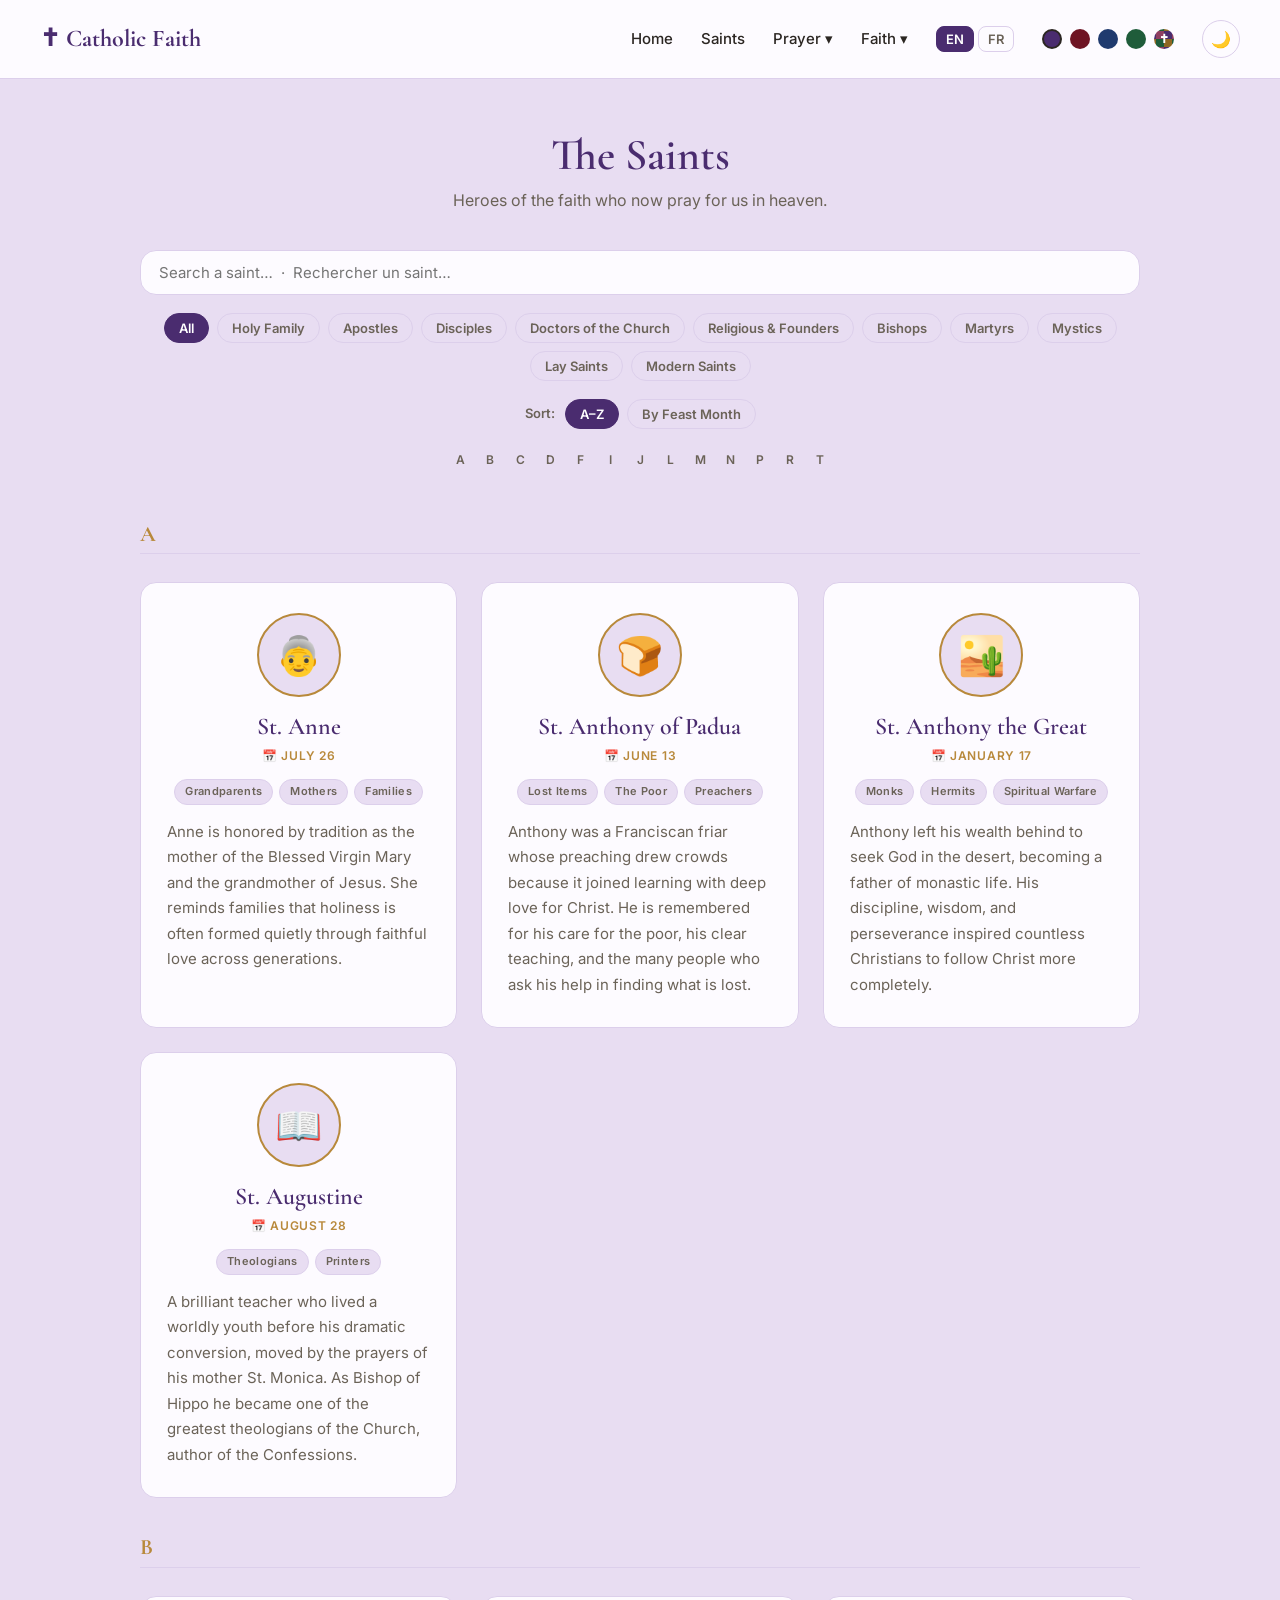
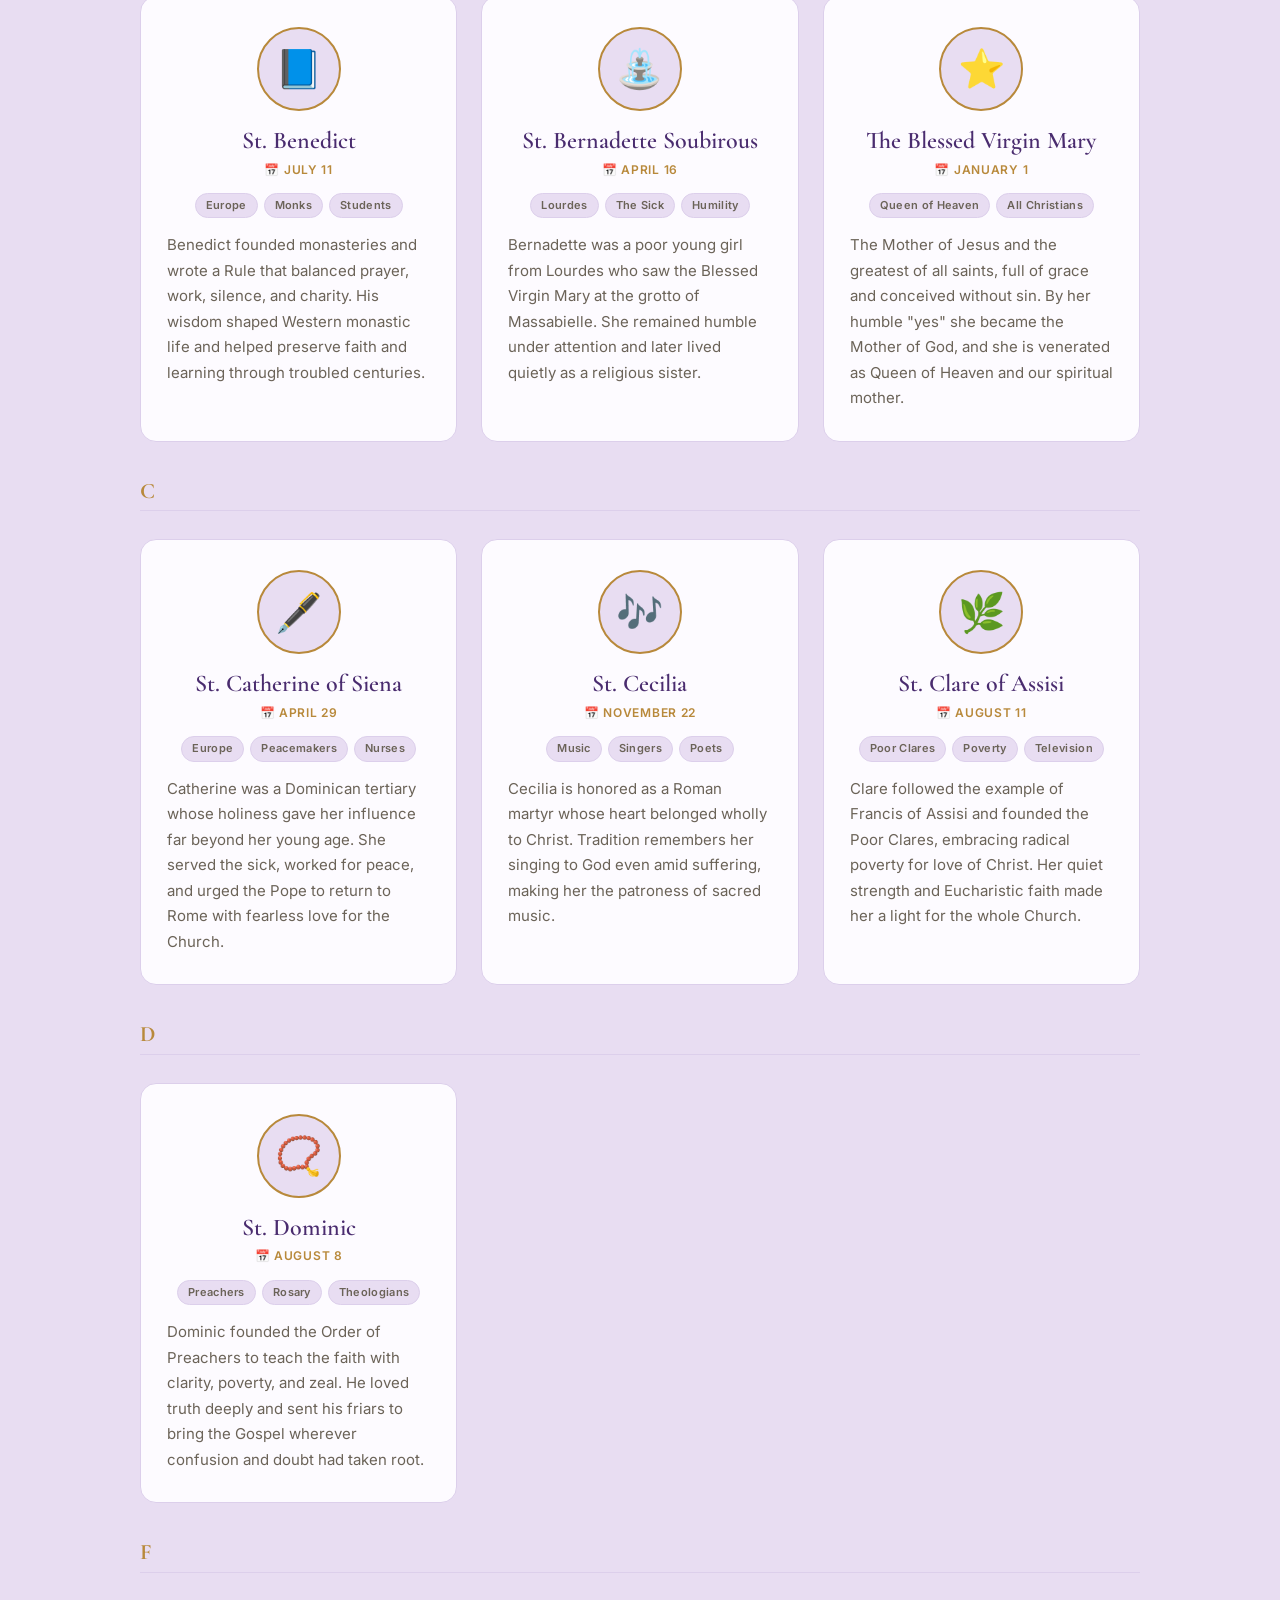
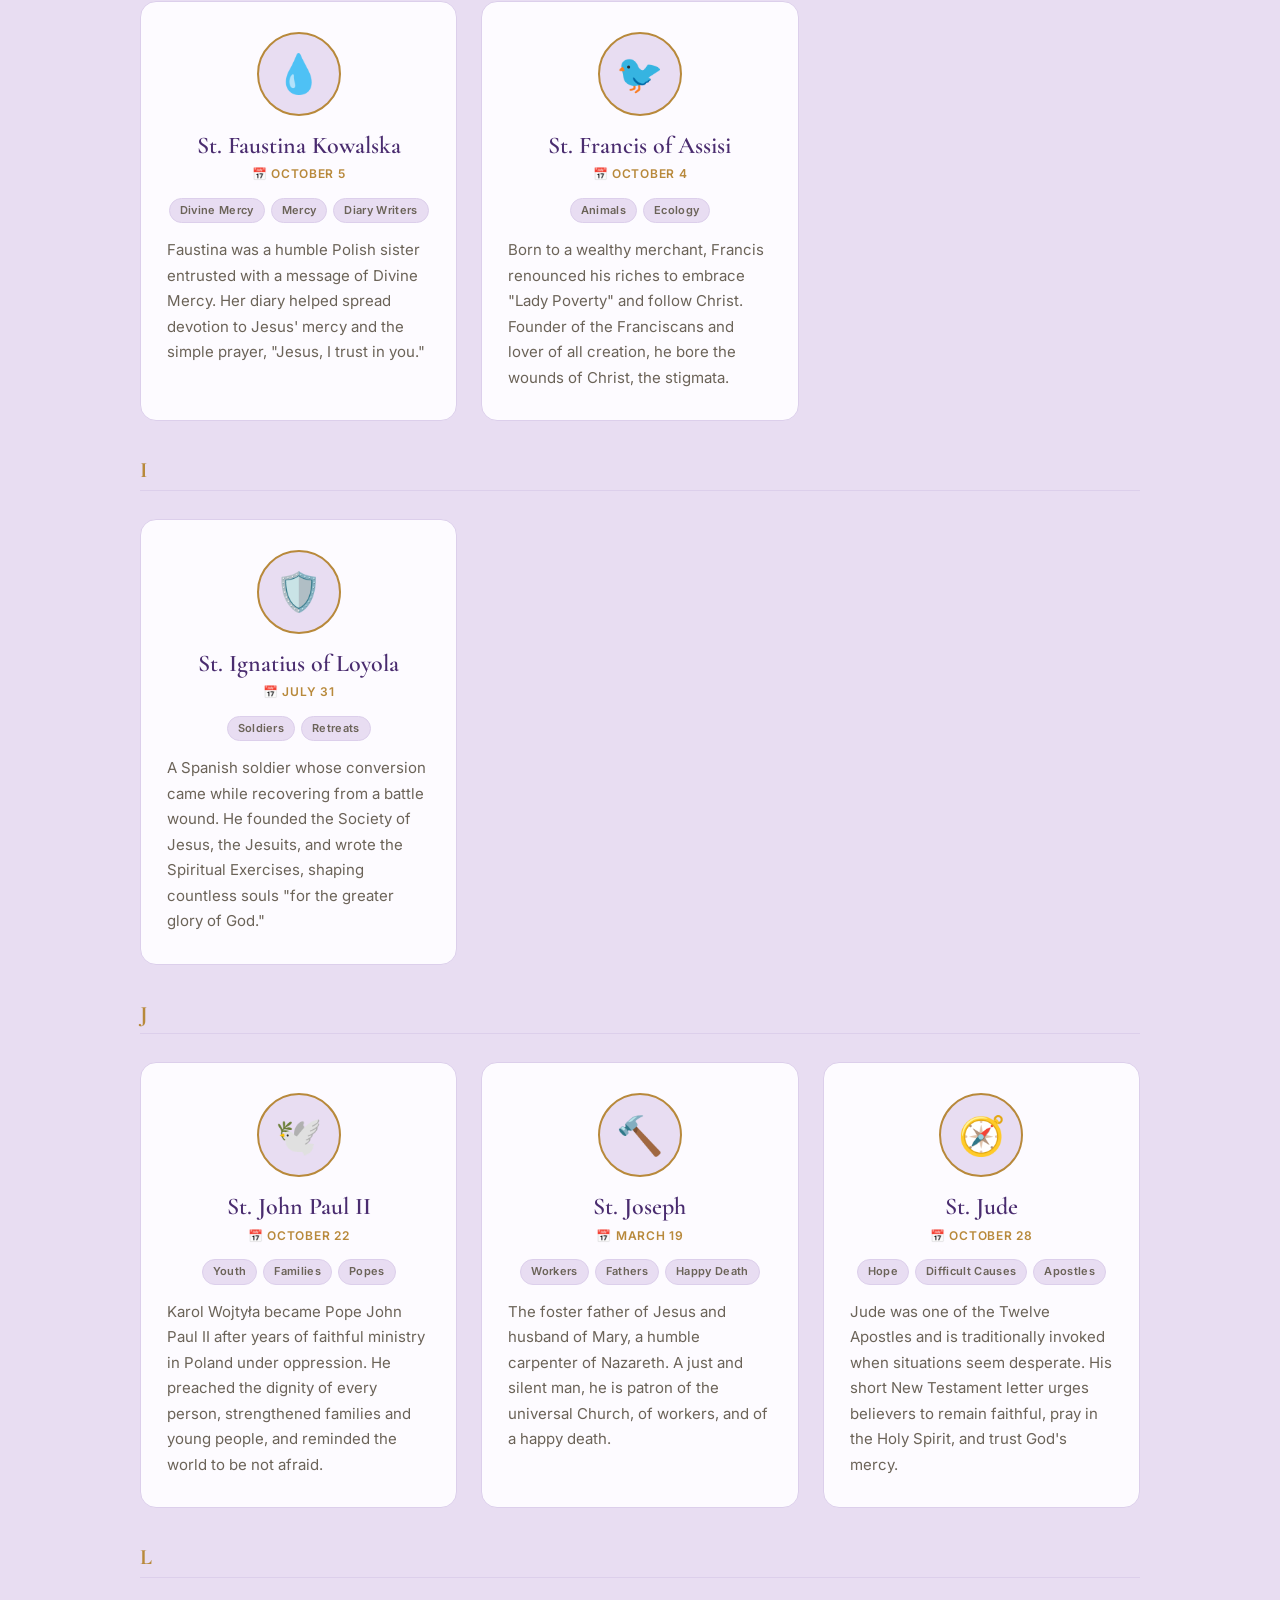
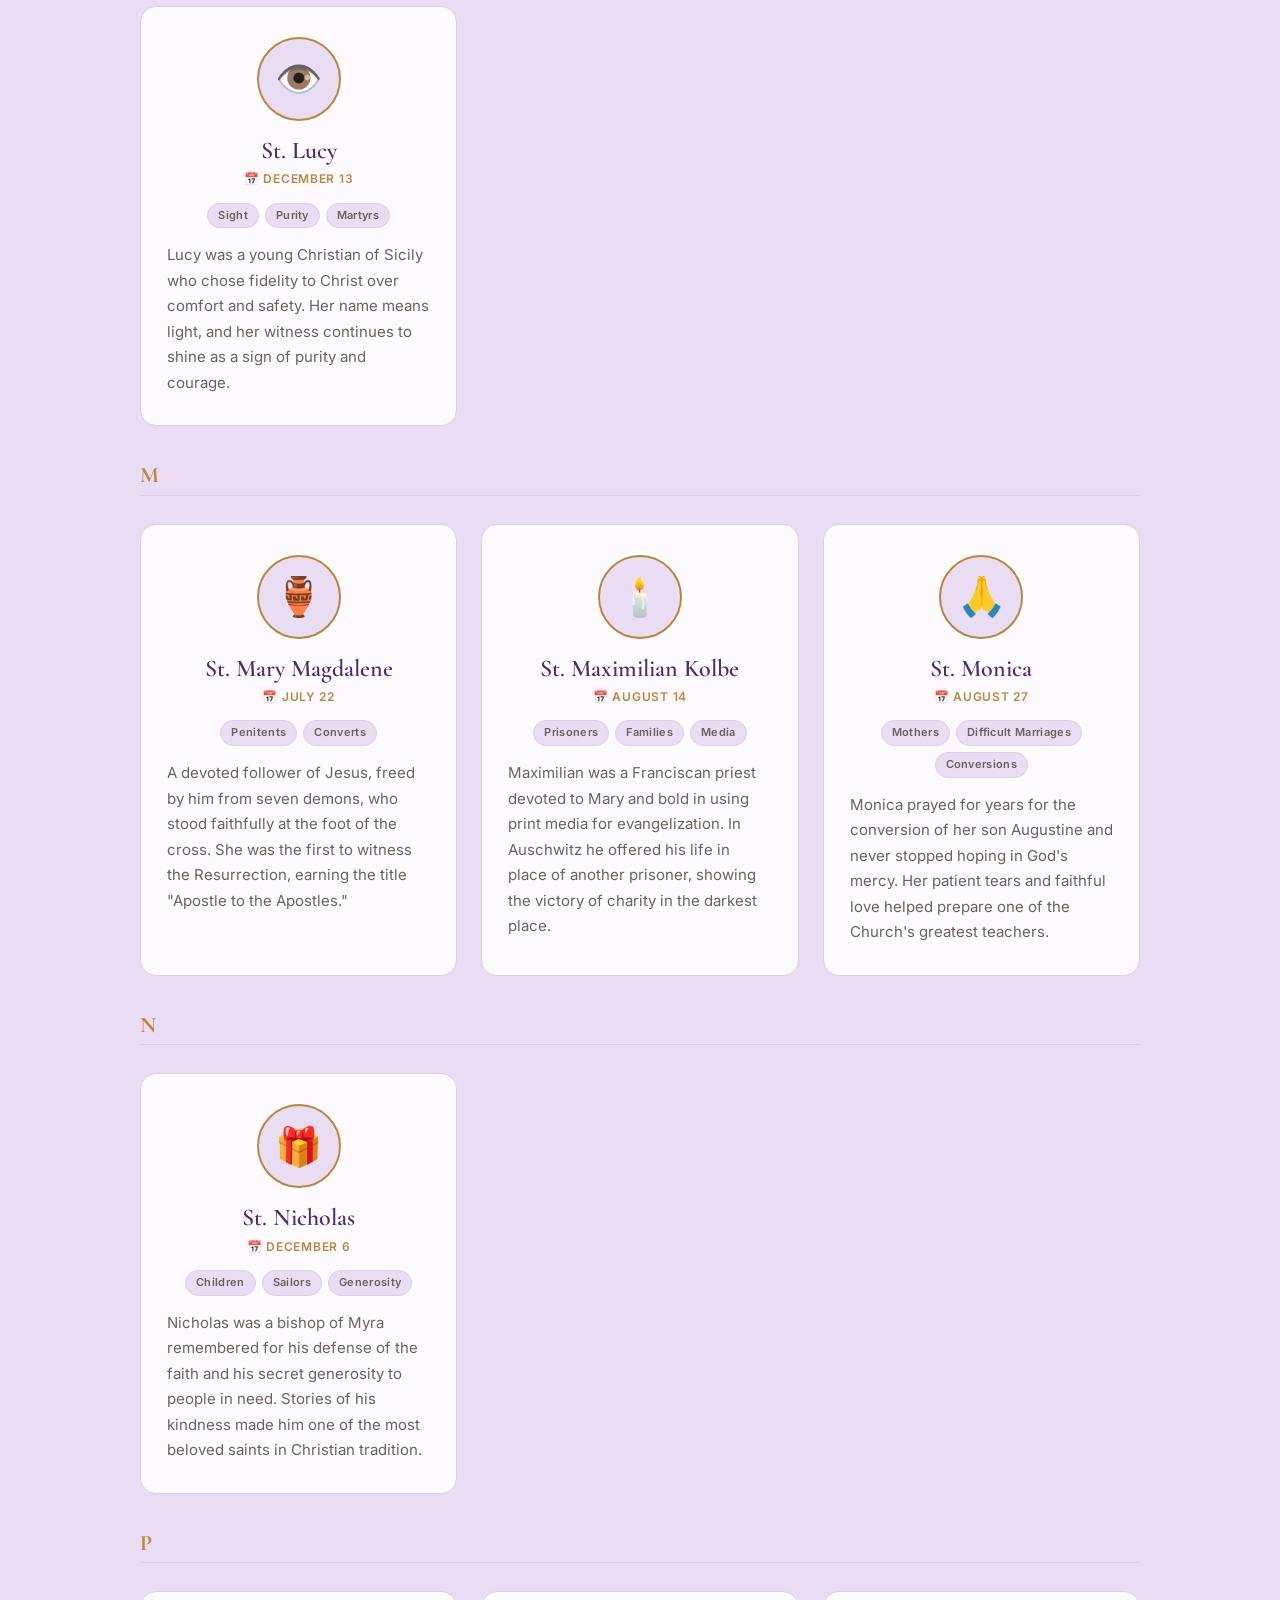
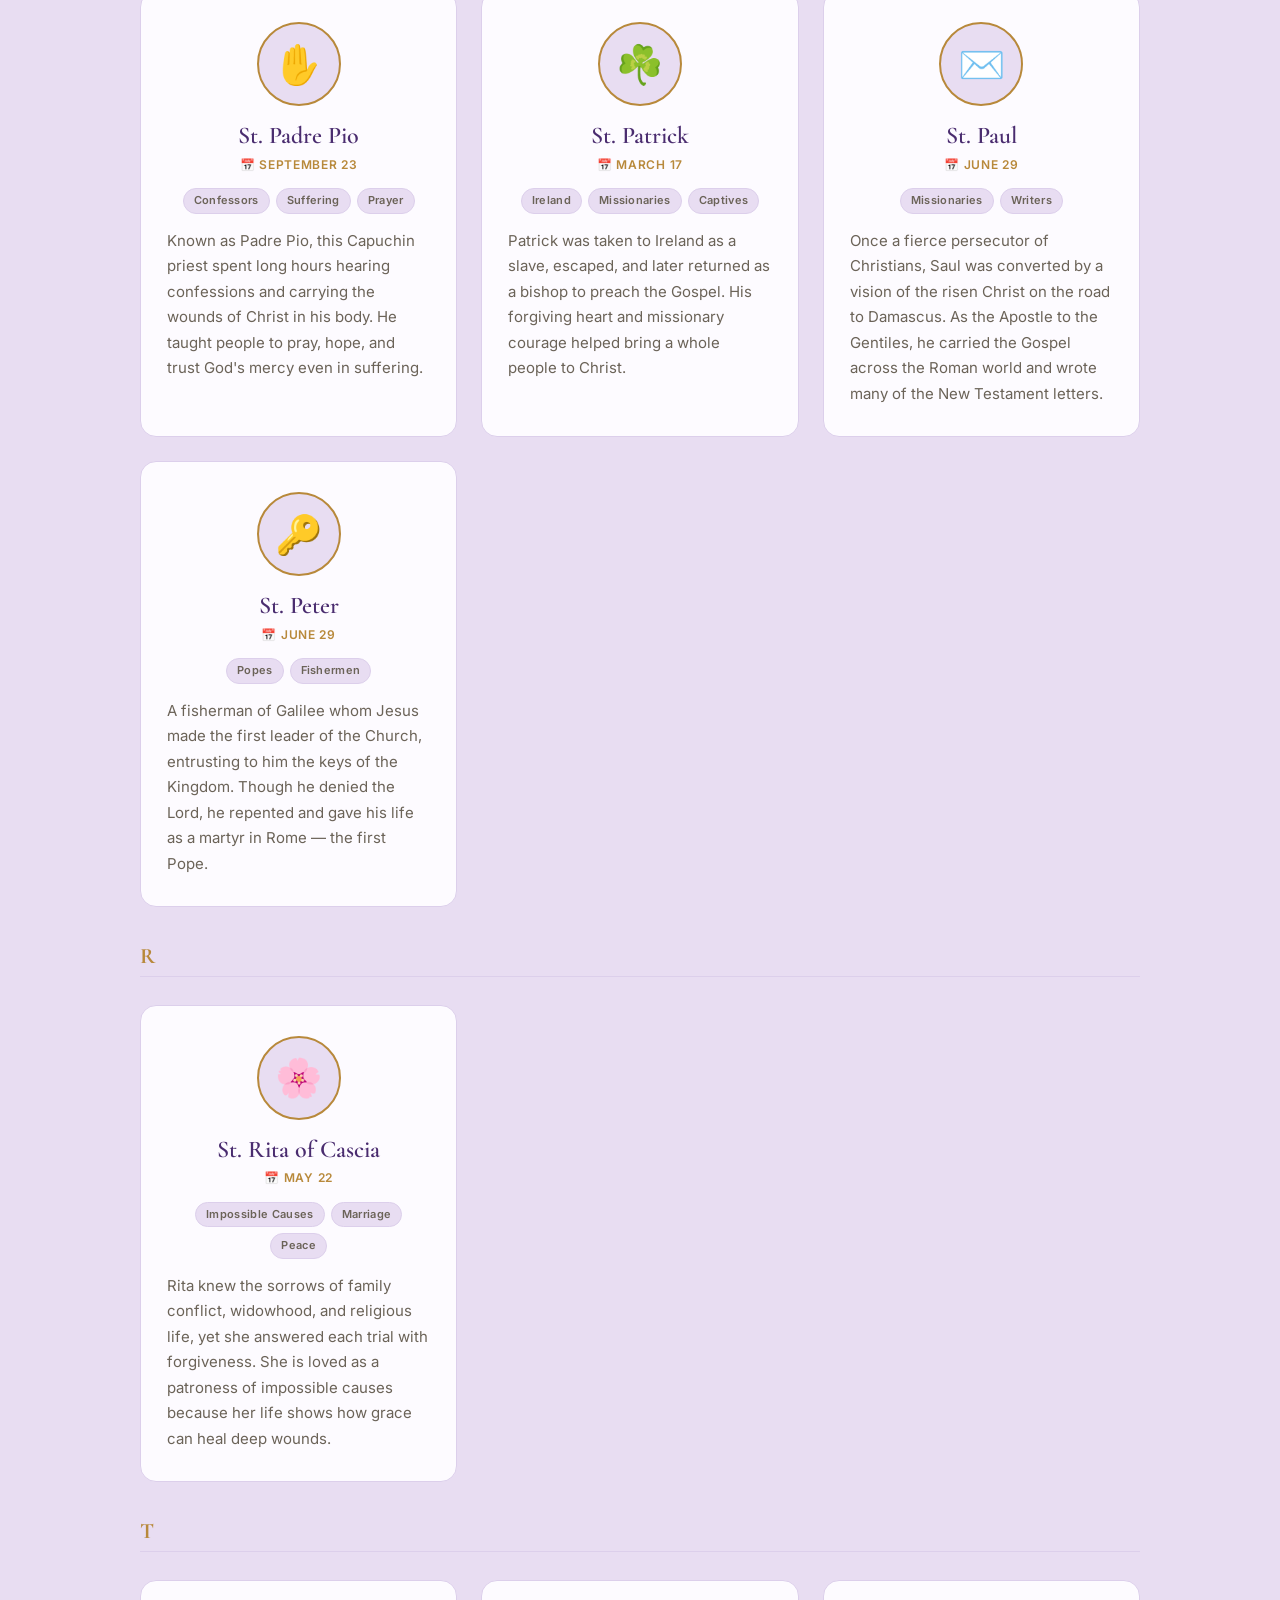
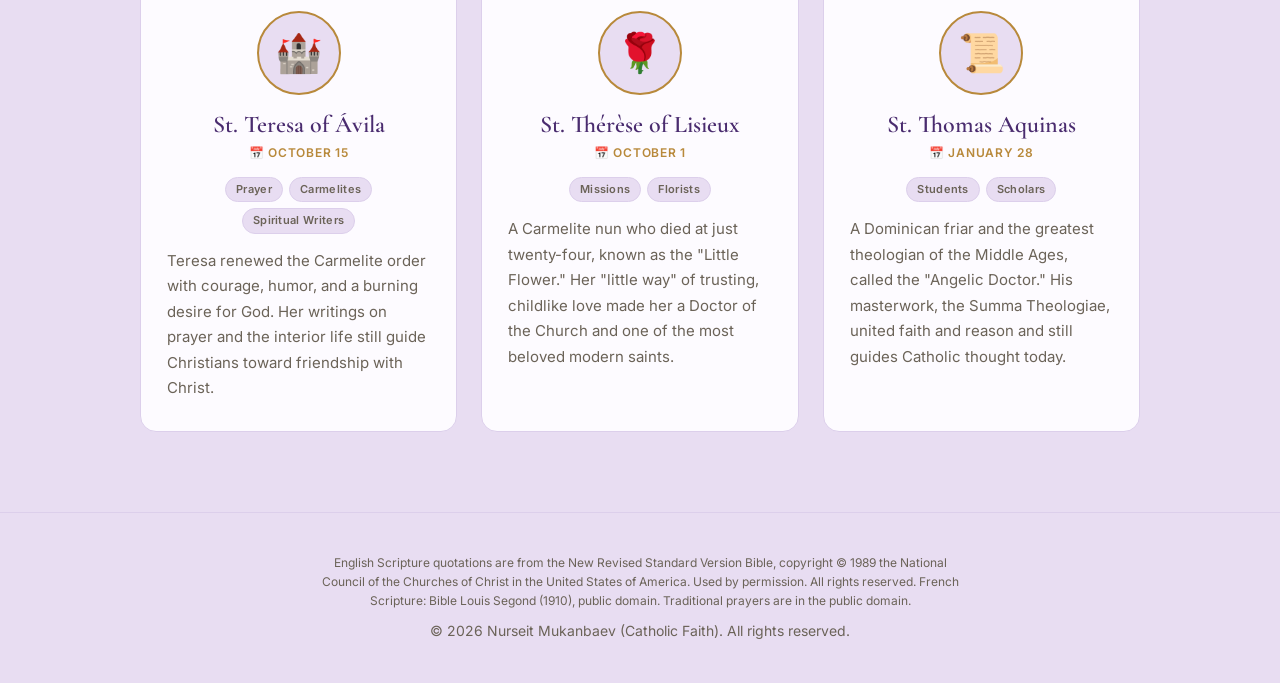
<file: saints.html>
<!DOCTYPE html>
<html lang="en" data-lang="en">
<head>
  <meta charset="UTF-8" />
  <meta name="viewport" content="width=device-width, initial-scale=1.0" />
  <meta name="description" content="Explore beloved Catholic saints with feast days, patronages, biographies, and bilingual search tools." />
  <meta name="theme-color" content="#4a2c6f" />

  <meta property="og:site_name" content="Catholic Faith" />
  <meta property="og:type" content="website" />
  <meta property="og:title" content="Saints — Catholic Faith" />
  <meta property="og:description" content="Explore beloved Catholic saints with feast days, patronages, biographies, and bilingual search tools." />
  <meta property="og:url" content="https://nurseitmukanbaev-art.github.io/catholic-faith/saints.html" />
  <meta property="og:image" content="https://nurseitmukanbaev-art.github.io/catholic-faith/og-image.png" />

  <meta name="twitter:card" content="summary_large_image" />
  <meta name="twitter:title" content="Saints — Catholic Faith" />
  <meta name="twitter:description" content="Explore beloved Catholic saints with feast days, patronages, biographies, and bilingual search tools." />
  <meta name="twitter:image" content="https://nurseitmukanbaev-art.github.io/catholic-faith/og-image.png" />

  <title>Saints — Catholic Faith</title>

  <link rel="icon" href="./icon.svg" type="image/svg+xml" />
  <link rel="shortcut icon" href="./icon.svg" />
  <link rel="apple-touch-icon" href="./icon.svg" />

  <link rel="preconnect" href="https://fonts.googleapis.com" />
  <link rel="preconnect" href="https://fonts.gstatic.com" crossorigin />
  <link
    href="https://fonts.googleapis.com/css2?family=Cormorant+Garamond:wght@500;600;700&family=Inter:wght@400;500;600&display=swap"
    rel="stylesheet"
  />

  <link rel="stylesheet" href="./style.css?v=21" />
</head>

<body>

  <!-- ============================================================
       NAVIGATION BAR  (identical to the other pages)
       ============================================================ -->
  <nav class="navbar">
    <a href="./index.html" class="logo">✝︎ <span class="lang lang-en">Catholic Faith</span><span class="lang lang-fr">Foi catholique</span></a>

    <button class="mobile-menu-toggle" id="menuButton" onclick="toggleMenu()" aria-label="Open menu" aria-expanded="false">
      ☰
    </button>

    <div class="nav-links" id="navLinks">
      <a href="./index.html"><span class="lang lang-en">Home</span><span class="lang lang-fr">Accueil</span></a>
      <a href="./saints.html"><span class="lang lang-en">Saints</span><span class="lang lang-fr">Saints</span></a>

      <div class="dropdown">
        <button class="dropdown-toggle"><span class="lang lang-en">Prayer</span><span class="lang lang-fr">Prière</span> ▾</button>
        <div class="dropdown-menu">
          <a href="./prayers.html"><span class="lang lang-en">Prayers</span><span class="lang lang-fr">Prières</span></a>
          <a href="./rosaries.html"><span class="lang lang-en">Rosaries</span><span class="lang lang-fr">Rosaire</span></a>
          <a href="./chaplet.html"><span class="lang lang-en">Divine Mercy Chaplet</span><span class="lang lang-fr">Chapelet de la Miséricorde</span></a>
          <a href="./novenas.html"><span class="lang lang-en">Novenas</span><span class="lang lang-fr">Neuvaines</span></a>
          <a href="./stations.html"><span class="lang lang-en">Stations of the Cross</span><span class="lang lang-fr">Chemin de Croix</span></a>
          <a href="./candle.html"><span class="lang lang-en">Light a Candle</span><span class="lang lang-fr">Allumer un cierge</span></a>
        </div>
      </div>

      <div class="dropdown">
        <button class="dropdown-toggle"><span class="lang lang-en">Faith</span><span class="lang lang-fr">La Foi</span> ▾</button>
        <div class="dropdown-menu">
          <a href="./mass.html"><span class="lang lang-en">The Mass</span><span class="lang lang-fr">La Messe</span></a>
          <a href="./sacraments.html"><span class="lang lang-en">The Sacraments</span><span class="lang lang-fr">Les Sacrements</span></a>
          <a href="./confession.html"><span class="lang lang-en">Preparing for Confession</span><span class="lang lang-fr">Se préparer à la confession</span></a>
          <a href="./churchyear.html"><span class="lang lang-en">The Church Year</span><span class="lang lang-fr">L'Année liturgique</span></a>
        </div>
      </div>

      <div class="lang-switch">
        <button class="lang-btn" data-lang="en" onclick="setLang('en')">EN</button>
        <button class="lang-btn" data-lang="fr" onclick="setLang('fr')">FR</button>
      </div>


      <div class="palette-picker">
        <button class="swatch" data-palette="violet" style="background:#4a2c6f" onclick="setPalette('violet')" title="Violet" aria-label="Violet palette"></button>
        <button class="swatch" data-palette="cardinal" style="background:#6e1423" onclick="setPalette('cardinal')" title="Cardinal Red" aria-label="Cardinal red palette"></button>
        <button class="swatch" data-palette="blue" style="background:#1f3a6e" onclick="setPalette('blue')" title="Marian Blue" aria-label="Marian blue palette"></button>
        <button class="swatch" data-palette="green" style="background:#1f5c3a" onclick="setPalette('green')" title="Ordinary Time Green" aria-label="Ordinary Time green palette"></button>
        <button class="swatch swatch-liturgical" data-palette="liturgical" onclick="setPalette('liturgical')" title="Follow the Church year / Suivre l'année liturgique" aria-label="Follow the Church year / Suivre l'année liturgique"><span class="lang lang-en" aria-hidden="true">✝</span><span class="lang lang-fr" aria-hidden="true">✝</span><span class="sr-only"><span class="lang lang-en">Follow the Church year</span><span class="lang lang-fr">Suivre l'année liturgique</span></span></button>
      </div>

      <button class="theme-toggle" onclick="toggleTheme()" id="themeButton" aria-label="Toggle dark mode">🌙</button>
    </div>
  </nav>

  <!-- ============================================================
       SAINTS CONTENT
       The cards are now built by script.js from the "saints" list.
       To ADD a saint, add one { ... } object to that list — you do
       NOT touch this page. Search, filters, sort, and the A–Z bar
       all work automatically.
       ============================================================ -->
  <main class="saints-main">
    <h1 class="page-title">
      <span class="lang lang-en">The Saints</span><span class="lang lang-fr">Les Saints</span>
    </h1>
    <p class="page-subtitle">
      <span class="lang lang-en">Heroes of the faith who now pray for us in heaven.</span>
      <span class="lang lang-fr">Des héros de la foi qui prient maintenant pour nous au ciel.</span>
    </p>

    <!-- ----- CONTROLS: search, category filter, sort, A–Z jump ----- -->
    <div class="saints-controls">
      <input
        type="text"
        id="saintSearch"
        class="saints-search"
        oninput="renderSaints()"
        placeholder="Search a saint…  ·  Rechercher un saint…"
      />

      <!-- Category buttons are built by script.js from the saints' categories. -->
      <div class="filter-bar" id="categoryBar"></div>

      <!-- Sort toggle: alphabetical or by feast month. -->
      <div class="filter-bar">
        <span class="filter-label"><span class="lang lang-en">Sort:</span><span class="lang lang-fr">Trier :</span></span>
        <button class="filter-btn active" id="sortName" onclick="setSaintSort('name')">
          <span class="lang lang-en">A–Z</span><span class="lang lang-fr">A–Z</span>
        </button>
        <button class="filter-btn" id="sortMonth" onclick="setSaintSort('month')">
          <span class="lang lang-en">By Feast Month</span><span class="lang lang-fr">Par mois</span>
        </button>
      </div>

      <!-- A–Z jump bar is built by script.js (only the letters in use). -->
      <div class="az-bar" id="azBar"></div>
    </div>

    <!-- script.js fills this grid with saint cards and section dividers. -->
    <div class="saints-grid" id="saintsGrid"></div>
  </main>

  <!-- ============================================================
       FOOTER
       ============================================================ -->
  <footer class="footer">
    <p class="footer-credit">
      <span class="lang lang-en">English Scripture quotations are from the New Revised Standard Version Bible, copyright © 1989 the National Council of the Churches of Christ in the United States of America. Used by permission. All rights reserved. French Scripture: Bible Louis Segond (1910), public domain. Traditional prayers are in the public domain.</span>
      <span class="lang lang-fr">Citations bibliques anglaises : New Revised Standard Version Bible, copyright © 1989 the National Council of the Churches of Christ in the United States of America. Used by permission. All rights reserved. Citations bibliques françaises : Bible Louis Segond (1910), domaine public. Les prières traditionnelles sont dans le domaine public.</span>
    </p>
    <p>© 2026 Nurseit Mukanbaev (Catholic Faith). All rights reserved.</p>
  </footer>

  <script src="script.js?v=22"></script>

</body>
</html>
</file>
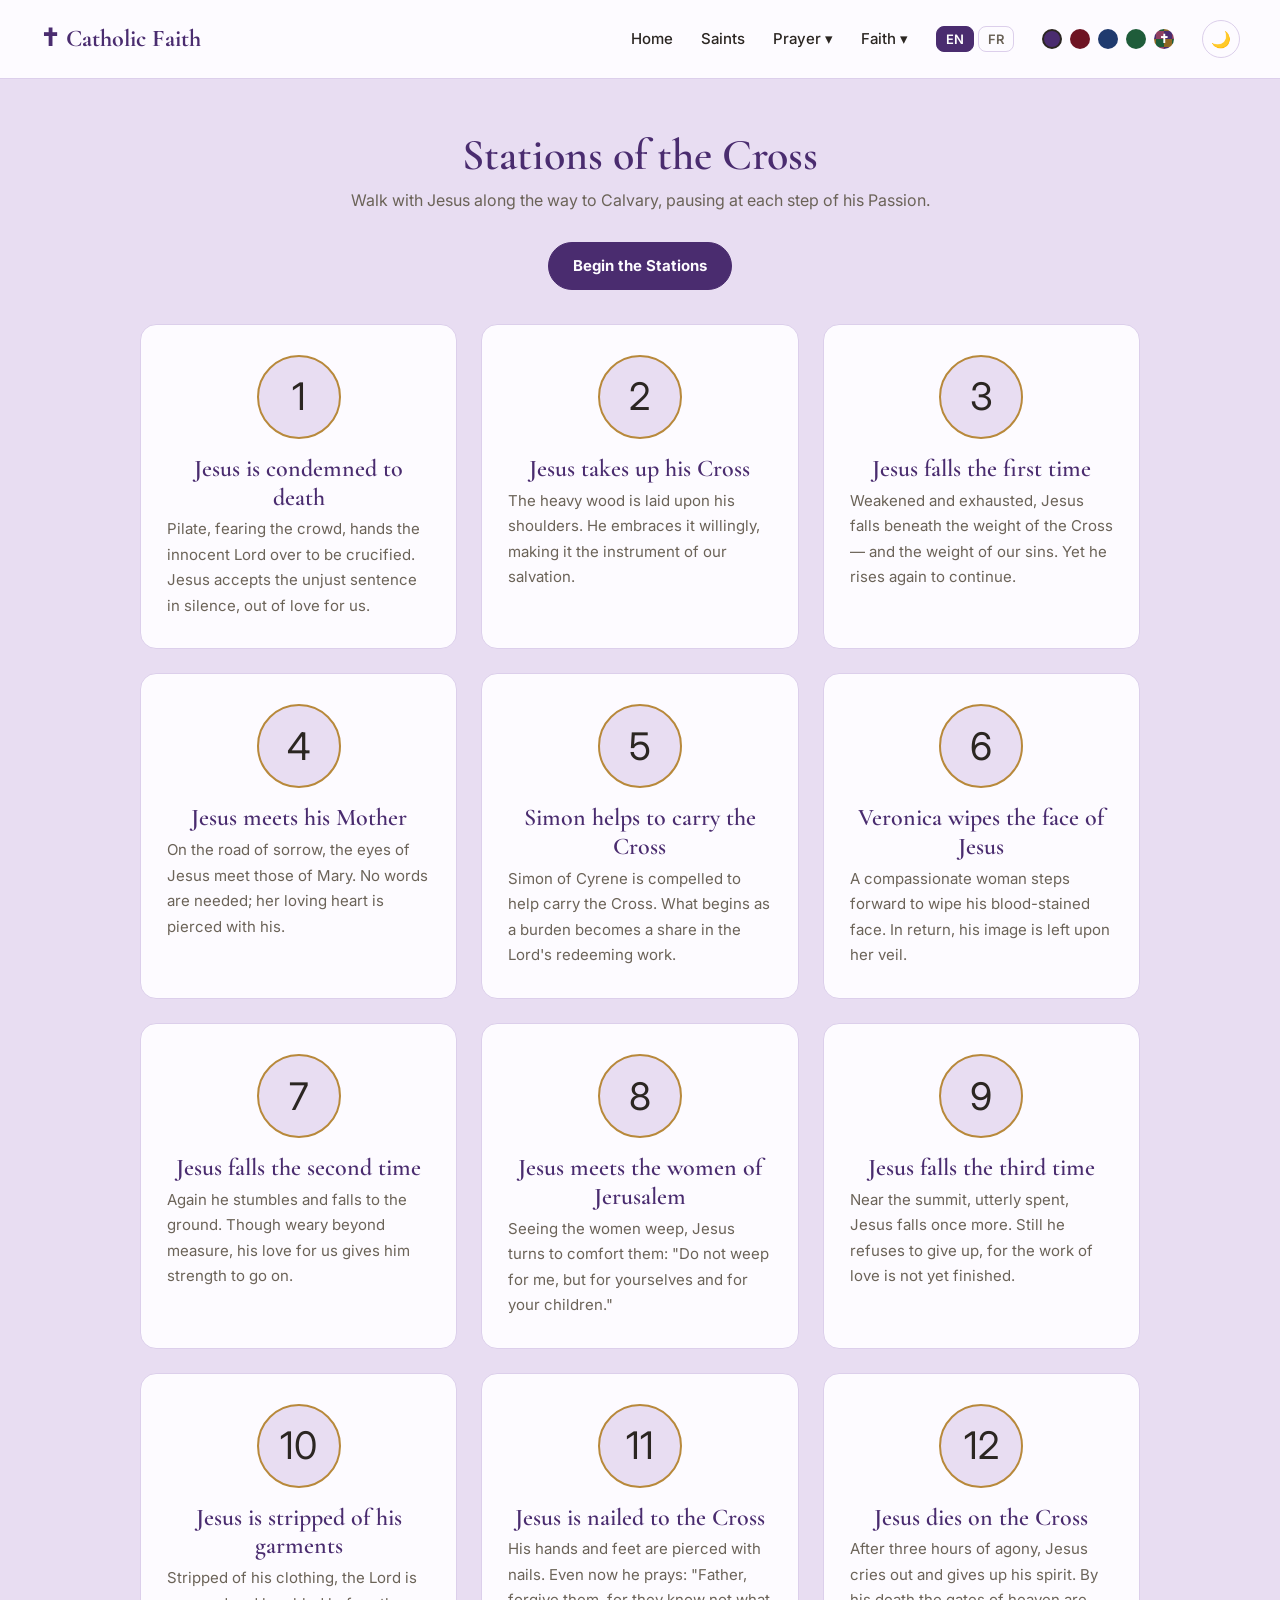
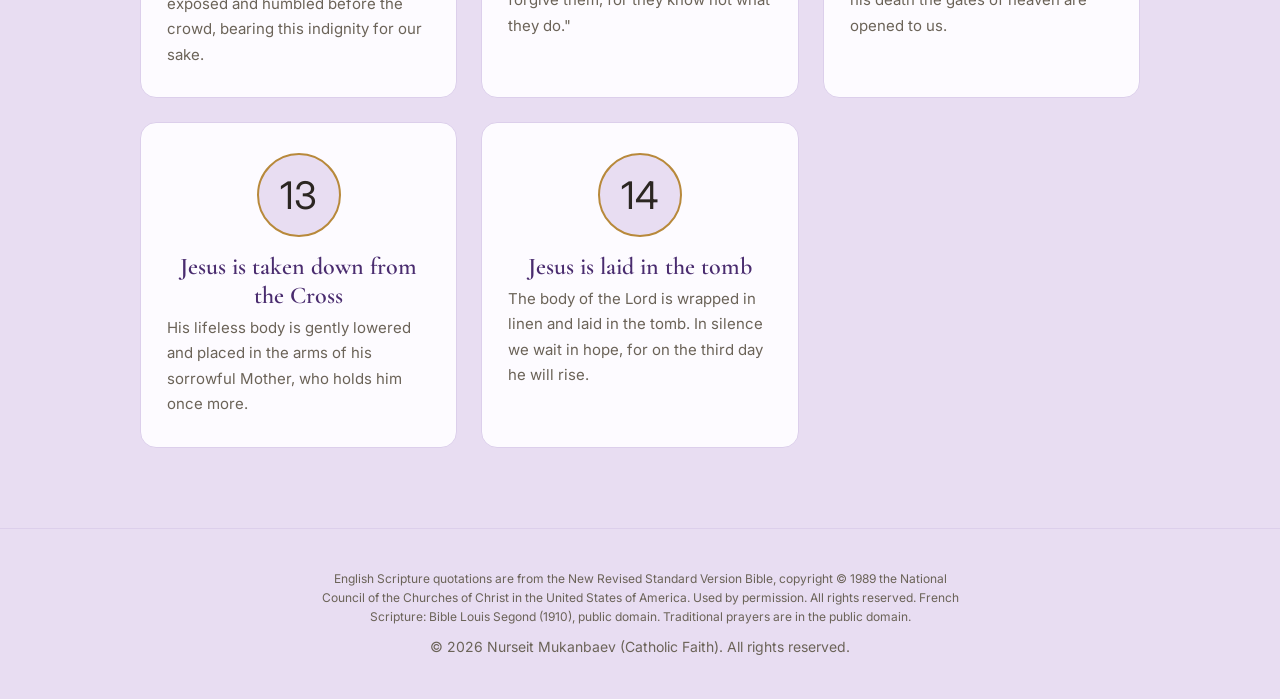
<file: stations.html>
<!DOCTYPE html>
<html lang="en" data-lang="en">
<head>
  <meta charset="UTF-8" />
  <meta name="viewport" content="width=device-width, initial-scale=1.0" />
  <meta name="description" content="Walk with Jesus through the fourteen Stations of the Cross with bilingual reflections and guided prayer." />
  <meta name="theme-color" content="#4a2c6f" />

  <meta property="og:site_name" content="Catholic Faith" />
  <meta property="og:type" content="website" />
  <meta property="og:title" content="Stations of the Cross — Catholic Faith" />
  <meta property="og:description" content="Walk with Jesus through the fourteen Stations of the Cross with bilingual reflections and guided prayer." />
  <meta property="og:url" content="https://nurseitmukanbaev-art.github.io/catholic-faith/stations.html" />
  <meta property="og:image" content="https://nurseitmukanbaev-art.github.io/catholic-faith/og-image.png" />

  <meta name="twitter:card" content="summary_large_image" />
  <meta name="twitter:title" content="Stations of the Cross — Catholic Faith" />
  <meta name="twitter:description" content="Walk with Jesus through the fourteen Stations of the Cross with bilingual reflections and guided prayer." />
  <meta name="twitter:image" content="https://nurseitmukanbaev-art.github.io/catholic-faith/og-image.png" />

  <title>Stations of the Cross — Catholic Faith</title>

  <link rel="icon" href="./icon.svg" type="image/svg+xml" />
  <link rel="shortcut icon" href="./icon.svg" />
  <link rel="apple-touch-icon" href="./icon.svg" />

  <link rel="preconnect" href="https://fonts.googleapis.com" />
  <link rel="preconnect" href="https://fonts.gstatic.com" crossorigin />
  <link
    href="https://fonts.googleapis.com/css2?family=Cormorant+Garamond:wght@500;600;700&family=Inter:wght@400;500;600&display=swap"
    rel="stylesheet"
  />

  <link rel="stylesheet" href="./style.css?v=21" />
</head>

<body>

  <!-- ============================================================
       NAVIGATION BAR  (identical to the other pages)
       ============================================================ -->
  <nav class="navbar">
    <a href="./index.html" class="logo">✝︎ <span class="lang lang-en">Catholic Faith</span><span class="lang lang-fr">Foi catholique</span></a>

    <button class="mobile-menu-toggle" id="menuButton" onclick="toggleMenu()" aria-label="Open menu" aria-expanded="false">
      ☰
    </button>

    <div class="nav-links" id="navLinks">
      <a href="./index.html"><span class="lang lang-en">Home</span><span class="lang lang-fr">Accueil</span></a>
      <a href="./saints.html"><span class="lang lang-en">Saints</span><span class="lang lang-fr">Saints</span></a>

      <div class="dropdown">
        <button class="dropdown-toggle"><span class="lang lang-en">Prayer</span><span class="lang lang-fr">Prière</span> ▾</button>
        <div class="dropdown-menu">
          <a href="./prayers.html"><span class="lang lang-en">Prayers</span><span class="lang lang-fr">Prières</span></a>
          <a href="./rosaries.html"><span class="lang lang-en">Rosaries</span><span class="lang lang-fr">Rosaire</span></a>
          <a href="./chaplet.html"><span class="lang lang-en">Divine Mercy Chaplet</span><span class="lang lang-fr">Chapelet de la Miséricorde</span></a>
          <a href="./novenas.html"><span class="lang lang-en">Novenas</span><span class="lang lang-fr">Neuvaines</span></a>
          <a href="./stations.html"><span class="lang lang-en">Stations of the Cross</span><span class="lang lang-fr">Chemin de Croix</span></a>
          <a href="./candle.html"><span class="lang lang-en">Light a Candle</span><span class="lang lang-fr">Allumer un cierge</span></a>
        </div>
      </div>

      <div class="dropdown">
        <button class="dropdown-toggle"><span class="lang lang-en">Faith</span><span class="lang lang-fr">La Foi</span> ▾</button>
        <div class="dropdown-menu">
          <a href="./mass.html"><span class="lang lang-en">The Mass</span><span class="lang lang-fr">La Messe</span></a>
          <a href="./sacraments.html"><span class="lang lang-en">The Sacraments</span><span class="lang lang-fr">Les Sacrements</span></a>
          <a href="./confession.html"><span class="lang lang-en">Preparing for Confession</span><span class="lang lang-fr">Se préparer à la confession</span></a>
          <a href="./churchyear.html"><span class="lang lang-en">The Church Year</span><span class="lang lang-fr">L'Année liturgique</span></a>
        </div>
      </div>

      <div class="lang-switch">
        <button class="lang-btn" data-lang="en" onclick="setLang('en')">EN</button>
        <button class="lang-btn" data-lang="fr" onclick="setLang('fr')">FR</button>
      </div>


      <div class="palette-picker">
        <button class="swatch" data-palette="violet" style="background:#4a2c6f" onclick="setPalette('violet')" title="Violet" aria-label="Violet palette"></button>
        <button class="swatch" data-palette="cardinal" style="background:#6e1423" onclick="setPalette('cardinal')" title="Cardinal Red" aria-label="Cardinal red palette"></button>
        <button class="swatch" data-palette="blue" style="background:#1f3a6e" onclick="setPalette('blue')" title="Marian Blue" aria-label="Marian blue palette"></button>
        <button class="swatch" data-palette="green" style="background:#1f5c3a" onclick="setPalette('green')" title="Ordinary Time Green" aria-label="Ordinary Time green palette"></button>
        <button class="swatch swatch-liturgical" data-palette="liturgical" onclick="setPalette('liturgical')" title="Follow the Church year / Suivre l'année liturgique" aria-label="Follow the Church year / Suivre l'année liturgique"><span class="lang lang-en" aria-hidden="true">✝</span><span class="lang lang-fr" aria-hidden="true">✝</span><span class="sr-only"><span class="lang lang-en">Follow the Church year</span><span class="lang lang-fr">Suivre l'année liturgique</span></span></button>
      </div>

      <button class="theme-toggle" onclick="toggleTheme()" id="themeButton" aria-label="Toggle dark mode">🌙</button>
    </div>
  </nav>

  <!-- ============================================================
       STATIONS OF THE CROSS CONTENT
       The traditional fourteen stations, each as a card with a
       short reflection. To edit one, change its name and text.
       ============================================================ -->
  <main class="saints-main">
    <h1 class="page-title">
      <span class="lang lang-en">Stations of the Cross</span><span class="lang lang-fr">Chemin de Croix</span>
    </h1>
    <p class="page-subtitle">
      <span class="lang lang-en">Walk with Jesus along the way to Calvary, pausing at each step of his Passion.</span>
      <span class="lang lang-fr">Marchez avec Jésus sur le chemin du Calvaire, en vous arrêtant à chaque étape de sa Passion.</span>
    </p>

    <button class="guide-start" onclick="openStationsGuide()">
      <span class="lang lang-en">Begin the Stations</span><span class="lang lang-fr">Commencer le Chemin de Croix</span>
    </button>

    <div class="saints-grid">

      <article class="saint-card">
        <div class="saint-avatar">1</div>
        <h2 class="saint-name"><span class="lang lang-en">Jesus is condemned to death</span><span class="lang lang-fr">Jésus est condamné à mort</span></h2>
        <p class="saint-bio"><span class="lang lang-en">Pilate, fearing the crowd, hands the innocent Lord over to be crucified. Jesus accepts the unjust sentence in silence, out of love for us.</span><span class="lang lang-fr">Pilate, craignant la foule, livre le Seigneur innocent pour être crucifié. Jésus accepte la sentence injuste en silence, par amour pour nous.</span></p>
      </article>

      <article class="saint-card">
        <div class="saint-avatar">2</div>
        <h2 class="saint-name"><span class="lang lang-en">Jesus takes up his Cross</span><span class="lang lang-fr">Jésus est chargé de sa croix</span></h2>
        <p class="saint-bio"><span class="lang lang-en">The heavy wood is laid upon his shoulders. He embraces it willingly, making it the instrument of our salvation.</span><span class="lang lang-fr">Le bois lourd est posé sur ses épaules. Il l'embrasse volontiers, en faisant l'instrument de notre salut.</span></p>
      </article>

      <article class="saint-card">
        <div class="saint-avatar">3</div>
        <h2 class="saint-name"><span class="lang lang-en">Jesus falls the first time</span><span class="lang lang-fr">Jésus tombe pour la première fois</span></h2>
        <p class="saint-bio"><span class="lang lang-en">Weakened and exhausted, Jesus falls beneath the weight of the Cross — and the weight of our sins. Yet he rises again to continue.</span><span class="lang lang-fr">Affaibli et épuisé, Jésus tombe sous le poids de la croix — et sous le poids de nos péchés. Pourtant il se relève pour continuer.</span></p>
      </article>

      <article class="saint-card">
        <div class="saint-avatar">4</div>
        <h2 class="saint-name"><span class="lang lang-en">Jesus meets his Mother</span><span class="lang lang-fr">Jésus rencontre sa Mère</span></h2>
        <p class="saint-bio"><span class="lang lang-en">On the road of sorrow, the eyes of Jesus meet those of Mary. No words are needed; her loving heart is pierced with his.</span><span class="lang lang-fr">Sur le chemin de la douleur, les yeux de Jésus rencontrent ceux de Marie. Aucune parole n'est nécessaire ; son cœur aimant est transpercé avec le sien.</span></p>
      </article>

      <article class="saint-card">
        <div class="saint-avatar">5</div>
        <h2 class="saint-name"><span class="lang lang-en">Simon helps to carry the Cross</span><span class="lang lang-fr">Simon aide Jésus à porter sa croix</span></h2>
        <p class="saint-bio"><span class="lang lang-en">Simon of Cyrene is compelled to help carry the Cross. What begins as a burden becomes a share in the Lord's redeeming work.</span><span class="lang lang-fr">Simon de Cyrène est contraint d'aider à porter la croix. Ce qui commence comme un fardeau devient une part dans l'œuvre rédemptrice du Seigneur.</span></p>
      </article>

      <article class="saint-card">
        <div class="saint-avatar">6</div>
        <h2 class="saint-name"><span class="lang lang-en">Veronica wipes the face of Jesus</span><span class="lang lang-fr">Véronique essuie le visage de Jésus</span></h2>
        <p class="saint-bio"><span class="lang lang-en">A compassionate woman steps forward to wipe his blood-stained face. In return, his image is left upon her veil.</span><span class="lang lang-fr">Une femme pleine de compassion s'avance pour essuyer son visage ensanglanté. En retour, son image reste imprimée sur son voile.</span></p>
      </article>

      <article class="saint-card">
        <div class="saint-avatar">7</div>
        <h2 class="saint-name"><span class="lang lang-en">Jesus falls the second time</span><span class="lang lang-fr">Jésus tombe pour la deuxième fois</span></h2>
        <p class="saint-bio"><span class="lang lang-en">Again he stumbles and falls to the ground. Though weary beyond measure, his love for us gives him strength to go on.</span><span class="lang lang-fr">De nouveau il trébuche et tombe à terre. Bien qu'épuisé au-delà de toute mesure, son amour pour nous lui donne la force de continuer.</span></p>
      </article>

      <article class="saint-card">
        <div class="saint-avatar">8</div>
        <h2 class="saint-name"><span class="lang lang-en">Jesus meets the women of Jerusalem</span><span class="lang lang-fr">Jésus console les femmes de Jérusalem</span></h2>
        <p class="saint-bio"><span class="lang lang-en">Seeing the women weep, Jesus turns to comfort them: "Do not weep for me, but for yourselves and for your children."</span><span class="lang lang-fr">Voyant les femmes pleurer, Jésus se tourne pour les consoler : « Ne pleurez pas sur moi, mais sur vous-mêmes et sur vos enfants. »</span></p>
      </article>

      <article class="saint-card">
        <div class="saint-avatar">9</div>
        <h2 class="saint-name"><span class="lang lang-en">Jesus falls the third time</span><span class="lang lang-fr">Jésus tombe pour la troisième fois</span></h2>
        <p class="saint-bio"><span class="lang lang-en">Near the summit, utterly spent, Jesus falls once more. Still he refuses to give up, for the work of love is not yet finished.</span><span class="lang lang-fr">Près du sommet, totalement épuisé, Jésus tombe encore une fois. Pourtant il refuse d'abandonner, car l'œuvre de l'amour n'est pas encore achevée.</span></p>
      </article>

      <article class="saint-card">
        <div class="saint-avatar">10</div>
        <h2 class="saint-name"><span class="lang lang-en">Jesus is stripped of his garments</span><span class="lang lang-fr">Jésus est dépouillé de ses vêtements</span></h2>
        <p class="saint-bio"><span class="lang lang-en">Stripped of his clothing, the Lord is exposed and humbled before the crowd, bearing this indignity for our sake.</span><span class="lang lang-fr">Dépouillé de ses vêtements, le Seigneur est exposé et humilié devant la foule, supportant cette indignité pour nous.</span></p>
      </article>

      <article class="saint-card">
        <div class="saint-avatar">11</div>
        <h2 class="saint-name"><span class="lang lang-en">Jesus is nailed to the Cross</span><span class="lang lang-fr">Jésus est cloué sur la croix</span></h2>
        <p class="saint-bio"><span class="lang lang-en">His hands and feet are pierced with nails. Even now he prays: "Father, forgive them, for they know not what they do."</span><span class="lang lang-fr">Ses mains et ses pieds sont percés de clous. Même alors il prie : « Père, pardonne-leur, car ils ne savent pas ce qu'ils font. »</span></p>
      </article>

      <article class="saint-card">
        <div class="saint-avatar">12</div>
        <h2 class="saint-name"><span class="lang lang-en">Jesus dies on the Cross</span><span class="lang lang-fr">Jésus meurt sur la croix</span></h2>
        <p class="saint-bio"><span class="lang lang-en">After three hours of agony, Jesus cries out and gives up his spirit. By his death the gates of heaven are opened to us.</span><span class="lang lang-fr">Après trois heures d'agonie, Jésus pousse un grand cri et rend l'esprit. Par sa mort, les portes du ciel nous sont ouvertes.</span></p>
      </article>

      <article class="saint-card">
        <div class="saint-avatar">13</div>
        <h2 class="saint-name"><span class="lang lang-en">Jesus is taken down from the Cross</span><span class="lang lang-fr">Jésus est descendu de la croix</span></h2>
        <p class="saint-bio"><span class="lang lang-en">His lifeless body is gently lowered and placed in the arms of his sorrowful Mother, who holds him once more.</span><span class="lang lang-fr">Son corps sans vie est doucement descendu et déposé dans les bras de sa Mère affligée, qui le tient une fois encore.</span></p>
      </article>

      <article class="saint-card">
        <div class="saint-avatar">14</div>
        <h2 class="saint-name"><span class="lang lang-en">Jesus is laid in the tomb</span><span class="lang lang-fr">Jésus est mis au tombeau</span></h2>
        <p class="saint-bio"><span class="lang lang-en">The body of the Lord is wrapped in linen and laid in the tomb. In silence we wait in hope, for on the third day he will rise.</span><span class="lang lang-fr">Le corps du Seigneur est enveloppé dans un linceul et déposé dans le tombeau. Dans le silence, nous attendons dans l'espérance, car le troisième jour il ressuscitera.</span></p>
      </article>

    </div>
  </main>

  <!-- ============================================================
       FOOTER
       ============================================================ -->
  <footer class="footer">
    <p class="footer-credit">
      <span class="lang lang-en">English Scripture quotations are from the New Revised Standard Version Bible, copyright © 1989 the National Council of the Churches of Christ in the United States of America. Used by permission. All rights reserved. French Scripture: Bible Louis Segond (1910), public domain. Traditional prayers are in the public domain.</span>
      <span class="lang lang-fr">Citations bibliques anglaises : New Revised Standard Version Bible, copyright © 1989 the National Council of the Churches of Christ in the United States of America. Used by permission. All rights reserved. Citations bibliques françaises : Bible Louis Segond (1910), domaine public. Les prières traditionnelles sont dans le domaine public.</span>
    </p>
    <p>© 2026 Nurseit Mukanbaev (Catholic Faith). All rights reserved.</p>
  </footer>

  <script src="script.js?v=22"></script>

</body>
</html>
</file>
<file: style.css>
/* ============================================================
   SHARED STYLES for the whole site.
   Every page links to this one file, so editing it here
   updates EVERY page at once. That's the goal you wanted:
   edit in one place.
   ============================================================ */

/* -----------------------------------------------------------
   THEME COLORS  --  EDIT THESE to restyle the whole site.
   These are "CSS variables": define a color once, reuse it
   everywhere by name (e.g. var(--gold)).
   ----------------------------------------------------------- */
:root {
  --bg:        #faf7f0;  /* page background — soft ivory/parchment */
  --surface:   #ffffff;  /* cards background — white */
  --text:      #2b2622;  /* main text — warm near-black */
  --muted:     #6b6358;  /* secondary text — soft brown-grey */
  --gold:      #b8893b;  /* accent — liturgical gold (constant) */
  --primary:   #4a2c6f;  /* MAIN accent — set by the palette picker */
  --border:    #e7e0d3;  /* subtle card borders */
  --radius:    16px;     /* how rounded the corners are */
  --hero-top:  #f3ede0;  /* top of the hero's gentle gradient */
}

/* -----------------------------------------------------------
   DARK MODE COLORS
   Only applies when <html> has data-theme="dark".
   Same variable names, dark values.
   ----------------------------------------------------------- */
html[data-theme="dark"] {
  --bg:        #0a0a0a;  /* deep neutral near-black */
  --surface:   #1a1a18;  /* slightly lighter for cards */
  --text:      #e9e6df;  /* soft cream text */
  --muted:     #8f8a80;  /* gentle muted grey */
  --gold:      #c2a36b;  /* soft antique gold (desaturated) */
  --primary:   #c9a9e6;  /* default dark accent — palette overrides it */
  --border:    #2a2a26;  /* subtle dark border */
  --hero-top:  #0a0a0a;  /* same as --bg -> flat, no bright shine */
}

/* -----------------------------------------------------------
   COLOR PALETTES (the visitor chooses one)
   EVERY palette now tints the WHOLE page — the background, the
   card surfaces, the borders, and the hero — not just the accent.
   The idea is "stained glass": the page becomes a softly coloured
   room while the cards stay bright enough to read comfortably.
   Gold (--gold) stays constant so every palette keeps a thread of
   liturgical gold running through it.

   "violet" and "green" are shared: picking them by hand looks the
   same as the Church year landing on Lent/Advent or Ordinary Time.
   "gold" and "rose" only appear through the liturgical option
   (Christmas/Easter, and the rose Sundays).

   JS sets data-palette on <html> (and data-liturgical-palette when
   following the Church year), exactly like data-theme.
   ----------------------------------------------------------- */
/* ---- Light mode ---- */
html[data-palette="violet"],
html[data-palette="liturgical"][data-liturgical-palette="violet"] {
  --primary: #4a2c6f;   /* deep violet */
  --bg: #e8ddf2;
  --surface: #fdfbff;
  --border: #dccfeb;
  --hero-top: #ddceec;
}

html[data-palette="cardinal"] {
  --primary: #6e1423;   /* cardinal red */
  --bg: #f5e2e2;
  --surface: #fffafa;
  --border: #ebcfcf;
  --hero-top: #efd4d4;
}

html[data-palette="blue"] {
  --primary: #1f3a6e;   /* Marian blue */
  --bg: #e0e8f4;
  --surface: #f9fbff;
  --border: #cdd9ec;
  --hero-top: #d4e1f2;
}

html[data-palette="green"],
html[data-palette="liturgical"][data-liturgical-palette="green"] {
  --primary: #1f5c3a;   /* Ordinary Time green */
  --bg: #e2eee6;
  --surface: #f9fdfb;
  --border: #cee0d4;
  --hero-top: #d6e8db;
}

html[data-palette="liturgical"][data-liturgical-palette="gold"] {
  --primary: #8f6722;   /* Christmas & Easter gold */
  --bg: #f6eccf;
  --surface: #fffdf4;
  --border: #ead9ad;
  --hero-top: #f1e2ba;
}

html[data-palette="liturgical"][data-liturgical-palette="rose"] {
  --primary: #8f3f60;   /* Gaudete & Laetare rose */
  --bg: #f4dfe9;
  --surface: #fffafc;
  --border: #eaccd9;
  --hero-top: #efd3df;
}

/* ---- Dark mode ----
   Tinted near-blacks so the colour is still felt against black,
   with brighter accents so links and buttons stay legible.
   Higher specificity than the light rules, so these win in dark. */
html[data-theme="dark"][data-palette="violet"],
html[data-theme="dark"][data-palette="liturgical"][data-liturgical-palette="violet"] {
  --primary: #c9a9e6;
  --bg: #130d1a;
  --surface: #201a2a;
  --border: #332a40;
  --hero-top: #160f1e;
}

html[data-theme="dark"][data-palette="cardinal"] {
  --primary: #e3a6b1;
  --bg: #190d10;
  --surface: #281a1d;
  --border: #3c2a2d;
  --hero-top: #1c0f12;
}

html[data-theme="dark"][data-palette="blue"] {
  --primary: #9fb8e6;
  --bg: #0c1019;
  --surface: #181d29;
  --border: #2a3140;
  --hero-top: #0f131d;
}

html[data-theme="dark"][data-palette="green"],
html[data-theme="dark"][data-palette="liturgical"][data-liturgical-palette="green"] {
  --primary: #8fc2a6;
  --bg: #0c130e;
  --surface: #161f18;
  --border: #253229;
  --hero-top: #0f1611;
}

html[data-theme="dark"][data-palette="liturgical"][data-liturgical-palette="gold"] {
  --primary: #e0c36d;
  --bg: #15110a;
  --surface: #221d12;
  --border: #342d1c;
  --hero-top: #18130b;
}

html[data-theme="dark"][data-palette="liturgical"][data-liturgical-palette="rose"] {
  --primary: #e5a6bc;
  --bg: #170d12;
  --surface: #261822;
  --border: #392732;
  --hero-top: #1a0f15;
}

/* Make color changes fade smoothly when toggling themes. */
body, .navbar, .card, .footer, .day-btn, .mystery {
  transition: background-color 0.3s, color 0.3s, border-color 0.3s;
}

/* '*' = every element. Resets spacing, predictable sizing. */
* {
  margin: 0;
  padding: 0;
  box-sizing: border-box;
}

/* The hidden attribute must always hide — even when an element
   also has its own display rule (flex, block, ...), which would
   otherwise quietly override it. */
[hidden] {
  display: none !important;
}

body {
  font-family: 'Inter', sans-serif;
  background-color: var(--bg);
  color: var(--text);
  line-height: 1.6;
}

:focus-visible {
  outline: 3px solid var(--gold);
  outline-offset: 3px;
}

h1, h2, h3 {
  font-family: 'Cormorant Garamond', serif;
  font-weight: 600;
  line-height: 1.2;
}

/* ---------------- TOP NAVIGATION BAR ---------------- */
.navbar {
  display: flex;
  align-items: center;
  justify-content: space-between;
  padding: 20px 40px;
  border-bottom: 1px solid var(--border);
  background-color: var(--surface);
}

.navbar .logo {
  font-family: 'Cormorant Garamond', serif;
  font-size: 24px;
  font-weight: 700;
  color: var(--primary);
  text-decoration: none;
}

.nav-links {
  display: flex;
  align-items: center;
  gap: 28px;
}

.mobile-menu-toggle {
  display: none;
  width: 42px;
  height: 42px;
  align-items: center;
  justify-content: center;
  border-radius: 50%;
  border: 1px solid var(--border);
  background-color: var(--surface);
  color: var(--text);
  font-size: 22px;
  cursor: pointer;
}

.nav-links a {
  text-decoration: none;
  color: var(--text);
  font-size: 15px;
  font-weight: 500;
  transition: color 0.2s;
}

.nav-links a:hover {
  color: var(--gold);
}

/* ============================================================
   DROPDOWN MENUS in the nav ("Prayer ▾" and "Faith ▾")
   No JavaScript needed: the menu opens when you hover over it
   (desktop) or tap/focus it (mobile & keyboard). The toggle is
   a <button> styled to look exactly like the other nav links.
   ============================================================ */
.dropdown {
  position: relative;
}

/* The "Prayer ▾" / "Faith ▾" button — matches the nav links. */
.dropdown-toggle {
  font-family: inherit;
  font-size: 15px;
  font-weight: 500;
  color: var(--text);
  background: none;
  border: none;
  padding: 0;
  cursor: pointer;
  transition: color 0.2s;
}

.dropdown:hover .dropdown-toggle,
.dropdown:focus-within .dropdown-toggle {
  color: var(--gold);
}

/* The little panel that drops down. Hidden until hover/focus. */
.dropdown-menu {
  display: none;
  position: absolute;
  top: 100%;                 /* directly below the button */
  left: 0;
  min-width: 210px;
  flex-direction: column;
  gap: 14px;
  margin-top: 12px;
  padding: 16px 18px;
  border: 1px solid var(--border);
  border-radius: 12px;
  background-color: var(--surface);
  box-shadow: 0 8px 24px rgba(0, 0, 0, 0.12);
  z-index: 50;
}

/* A transparent bridge so the menu doesn't close in the gap
   between the button and the panel while moving the mouse. */
.dropdown-menu::before {
  content: "";
  position: absolute;
  top: -12px;
  left: 0;
  right: 0;
  height: 12px;
}

.dropdown:hover .dropdown-menu,
.dropdown:focus-within .dropdown-menu {
  display: flex;
}

.dropdown-menu a {
  white-space: nowrap;
}

/* The dark/light toggle button. */
.theme-toggle {
  background: none;
  border: 1px solid var(--border);
  border-radius: 50%;
  width: 38px;
  height: 38px;
  font-size: 16px;
  cursor: pointer;
  color: var(--text);
  transition: border-color 0.2s, transform 0.2s;
}

.theme-toggle:hover {
  border-color: var(--gold);
  transform: rotate(20deg);
}

/* The palette picker: little color dots in the nav. */
.palette-picker {
  display: flex;
  gap: 8px;
}

.swatch {
  width: 20px;
  height: 20px;
  border-radius: 50%;             /* round dots */
  border: 2px solid transparent;
  cursor: pointer;
  padding: 0;
  transition: transform 0.15s;
}

.swatch-liturgical {
  display: flex;
  align-items: center;
  justify-content: center;
  background: conic-gradient(
    #4a2c6f 0 25%,
    #8f6722 0 50%,
    #1f5c3a 0 75%,
    #8f3f60 0 100%
  );
  color: #fff;
  font-size: 12px;
  font-weight: 700;
  line-height: 1;
}

.swatch:hover {
  transform: scale(1.15);
}

/* The currently-chosen palette gets a ring around it. */
.swatch.active {
  border-color: var(--text);
}

.sr-only {
  position: absolute;
  width: 1px;
  height: 1px;
  padding: 0;
  margin: -1px;
  overflow: hidden;
  clip: rect(0, 0, 0, 0);
  white-space: nowrap;
  border: 0;
}

/* ============================================================
   LANGUAGES  (EN / FR site-wide, + Latin titles on the rosary)
   Same data-attribute trick: data-lang on <html>.
   Text wrapped in <span class="lang lang-en"> shows only for
   English; lang-fr only for French. Text WITHOUT a .lang class
   has no language, so it always shows (no blanks).
   ============================================================ */
.lang { display: none; }                 /* hide every language span... */
html[data-lang="en"] .lang-en,
html[data-lang="fr"] .lang-fr {
  display: inline;                        /* ...then reveal the active one */
}

/* Latin on the rosary, toggled by the Latin button. When
   data-latin="on", the EN/FR spans hide and the Latin one shows
   for the mystery titles AND the Scripture readings (Vulgate).
   The meditations keep your chosen EN/FR (they are commentary). */
.latin-name { display: none; }
html[data-latin="on"] .name .lang,
html[data-latin="on"] .mystery-set-name .lang,
html[data-latin="on"] .reading .lang { display: none; }
html[data-latin="on"] .name .latin-name,
html[data-latin="on"] .mystery-set-name .latin-name,
html[data-latin="on"] .reading .latin-name { display: inline; }

/* On the Prayers page the Latin toggle covers BOTH the prayer
   title (.saint-name) and the full prayer text (.saint-bio),
   so a whole prayer can be read in Latin. */
html[data-latin="on"] #prayersGrid .saint-name .lang,
html[data-latin="on"] #prayersGrid .saint-bio .lang { display: none; }
html[data-latin="on"] #prayersGrid .saint-name .latin-name,
html[data-latin="on"] #prayersGrid .saint-bio .latin-name { display: inline; }

/* The EN / FR buttons in the nav. */
.lang-switch {
  display: flex;
  gap: 4px;
}

.lang-btn {
  font-family: 'Inter', sans-serif;
  font-size: 13px;
  font-weight: 600;
  padding: 4px 9px;
  border-radius: 8px;
  border: 1px solid var(--border);
  background: none;
  color: var(--muted);
  cursor: pointer;
  transition: all 0.2s;
}

.lang-btn:hover { border-color: var(--gold); }

.lang-btn.active {
  background-color: var(--primary);
  border-color: var(--primary);
  color: #fff;
}

/* The "Latin" toggle on the rosary page. */
.latin-toggle {
  display: block;
  margin: 0 auto 30px;
  font-family: 'Cormorant Garamond', serif;
  font-size: 16px;
  padding: 8px 22px;
  border-radius: 999px;
  border: 1px solid var(--border);
  background: none;
  color: var(--text);
  cursor: pointer;
  transition: all 0.2s;
}

.latin-toggle:hover { border-color: var(--gold); }

.latin-toggle.active {
  background-color: var(--primary);
  border-color: var(--primary);
  color: #fff;
}

/* In dark mode the accent is light, so use dark text on active
   buttons to keep them readable. */
html[data-theme="dark"] .day-btn.active,
html[data-theme="dark"] .lang-btn.active,
html[data-theme="dark"] .latin-toggle.active,
html[data-theme="dark"] .filter-btn.active,
html[data-theme="dark"] .guide-start,
html[data-theme="dark"] .guide-btn.primary {
  color: #14120f;
}

/* ============================================================
   SAINTS PAGE
   ============================================================ */
.saints-main {
  padding: 50px 24px 80px;
}

.saints-grid {
  display: grid;
  /* fit as many cards as will fit; each at least 280px wide. */
  grid-template-columns: repeat(auto-fit, minmax(280px, 1fr));
  gap: 24px;
  max-width: 1000px;
  margin: 0 auto;
}

.saint-card {
  position: relative;
  background-color: var(--surface);
  border: 1px solid var(--border);
  border-radius: var(--radius);
  padding: 30px 26px;
  text-align: center;
  transition: transform 0.2s, box-shadow 0.2s;
}

.saint-card:hover {
  transform: translateY(-4px);
  box-shadow: 0 12px 30px rgba(0, 0, 0, 0.08);
}

/* The round avatar at the top of each card (an emoji for now). */
.saint-avatar {
  width: 84px;
  height: 84px;
  margin: 0 auto 16px;
  border-radius: 50%;
  border: 2px solid var(--gold);
  background-color: var(--bg);
  display: flex;
  align-items: center;
  justify-content: center;
  font-size: 38px;
}

/* Ready for when you add real photos — a drop-in replacement
   for .saint-avatar (see the comment in saints.html). */
.saint-photo {
  width: 84px;
  height: 84px;
  margin: 0 auto 16px;
  border-radius: 50%;
  object-fit: cover;            /* crop the photo neatly into the circle */
  border: 2px solid var(--gold);
  display: block;
}

.saint-name {
  font-family: 'Cormorant Garamond', serif;
  font-size: 24px;
  color: var(--primary);
  margin-bottom: 4px;
}

.saint-feast {
  font-size: 12px;
  font-weight: 600;
  letter-spacing: 0.06em;
  text-transform: uppercase;
  color: var(--gold);
  margin-bottom: 14px;
}

.saint-bio {
  font-size: 15px;
  color: var(--muted);
  line-height: 1.7;
  text-align: left;
}

/* ----- Patronage tags (little chips on each saint card) ----- */
.saint-tags {
  display: flex;
  flex-wrap: wrap;
  justify-content: center;
  gap: 6px;
  margin-bottom: 14px;
}

.saint-tag {
  font-size: 11px;
  font-weight: 600;
  letter-spacing: 0.03em;
  padding: 3px 10px;
  border-radius: 999px;
  background-color: var(--bg);
  border: 1px solid var(--border);
  color: var(--muted);
}

/* ============================================================
   SAINTS PAGE — SEARCH, FILTER, SORT & A–Z CONTROLS
   ============================================================ */
.saints-controls {
  max-width: 1000px;
  margin: 0 auto 36px;
  display: flex;
  flex-direction: column;
  gap: 18px;
}

/* The search box. */
.saints-search {
  width: 100%;
  font-family: 'Inter', sans-serif;
  font-size: 15px;
  padding: 12px 18px;
  border-radius: var(--radius);
  border: 1px solid var(--border);
  background-color: var(--surface);
  color: var(--text);
  box-sizing: border-box;
}

.saints-search:focus {
  outline: none;
  border-color: var(--primary);
}

/* A row of buttons — used for both category and sort. */
.filter-bar {
  display: flex;
  flex-wrap: wrap;
  gap: 8px;
  align-items: center;
  justify-content: center;
}

.filter-btn {
  font-family: 'Inter', sans-serif;
  font-size: 13px;
  font-weight: 600;
  padding: 6px 14px;
  border-radius: 999px;
  border: 1px solid var(--border);
  background: none;
  color: var(--muted);
  cursor: pointer;
  transition: all 0.2s;
}

.filter-btn:hover { border-color: var(--gold); }

.filter-btn.active {
  background-color: var(--primary);
  border-color: var(--primary);
  color: #fff;
}

/* Small label before the sort buttons ("Sort:"). */
.filter-label {
  font-size: 13px;
  font-weight: 600;
  color: var(--muted);
  margin-right: 2px;
}

/* The A–Z jump bar. */
.az-bar {
  display: flex;
  flex-wrap: wrap;
  gap: 4px;
  justify-content: center;
}

.az-letter {
  font-family: 'Inter', sans-serif;
  font-size: 12px;
  font-weight: 600;
  width: 26px;
  height: 26px;
  display: flex;
  align-items: center;
  justify-content: center;
  border-radius: 50%;
  border: none;
  background: none;
  color: var(--muted);
  cursor: pointer;
  transition: all 0.2s;
}

.az-letter:hover {
  background-color: var(--primary);
  color: #fff;
}

/* A letter or month heading that splits the grid into sections. */
.saints-divider {
  grid-column: 1 / -1;          /* span the whole grid width */
  font-family: 'Cormorant Garamond', serif;
  font-size: 22px;
  font-weight: 700;
  color: var(--gold);
  border-bottom: 1px solid var(--border);
  padding-bottom: 6px;
  margin: 12px 0 4px;
  scroll-margin-top: 90px;      /* so jumps don't hide under the navbar */
}

/* Shown when a search/filter matches no saints. */
.saints-empty {
  grid-column: 1 / -1;
  text-align: center;
  color: var(--muted);
  padding: 40px 0;
}

/* ---------------- HERO (the big welcome area) ---------------- */
.hero {
  text-align: center;
  padding: 90px 20px 70px;
  background: linear-gradient(180deg, var(--hero-top) 0%, var(--bg) 100%);
}

.hero .cross {
  font-size: 40px;
  color: var(--gold);
  margin-bottom: 16px;
}

.hero h1 {
  font-size: 56px;
  color: var(--primary);
  margin-bottom: 16px;
}

.hero p {
  font-size: 19px;
  color: var(--muted);
  max-width: 560px;
  margin: 0 auto;
}

/* ---------------- THE THREE CARDS (home page) ---------------- */
.cards {
  display: grid;
  grid-template-columns: repeat(auto-fit, minmax(260px, 1fr));
  gap: 28px;
  max-width: 1000px;
  margin: 0 auto;
  padding: 70px 40px;
}

.card {
  display: block;
  text-decoration: none;
  color: inherit;
  background-color: var(--surface);
  border: 1px solid var(--border);
  border-radius: var(--radius);
  padding: 36px 30px;
  text-align: center;
  transition: transform 0.2s, box-shadow 0.2s;
}

.card:hover {
  transform: translateY(-6px);
  box-shadow: 0 12px 30px rgba(94, 31, 45, 0.12);
}

.card .icon {
  font-size: 36px;
  margin-bottom: 16px;
}

.card h3 {
  font-size: 26px;
  color: var(--primary);
  margin-bottom: 8px;
}

.card p {
  font-size: 15px;
  color: var(--muted);
}

/* ---------------- FOOTER ---------------- */
.footer {
  text-align: center;
  padding: 40px 20px;
  border-top: 1px solid var(--border);
  color: var(--muted);
  font-size: 14px;
}

.footer .verse {
  font-family: 'Cormorant Garamond', serif;
  font-size: 18px;
  font-style: italic;
  color: var(--text);
  margin-bottom: 8px;
}

/* The small attribution / copyright credit line. */
.footer-credit {
  max-width: 640px;
  margin: 0 auto 10px;
  font-size: 12px;
  line-height: 1.6;
  color: var(--muted);
}

/* ---------------- PRAYER OF THE DAY (home page) ----------------
   A single featured card that sits between the hero and the three
   nav cards. script.js fills in the name + text. */
.daily-prayer {
  max-width: 720px;
  margin: 10px auto 0;
  padding: 44px 40px;
  text-align: center;
  background-color: var(--surface);
  border: 1px solid var(--border);
  border-top: 3px solid var(--gold);   /* a thin liturgical-gold accent */
  border-radius: var(--radius);
}

.daily-prayer-label {
  font-family: 'Inter', sans-serif;
  text-transform: uppercase;
  letter-spacing: 2px;
  font-size: 12px;
  font-weight: 600;
  color: var(--gold);
  margin-bottom: 14px;
}

.daily-prayer-name {
  font-size: 30px;
  color: var(--primary);
  margin-bottom: 16px;
}

.daily-prayer-text {
  font-family: 'Cormorant Garamond', serif;
  font-size: 20px;
  font-style: italic;
  color: var(--text);
  max-width: 600px;
  margin: 0 auto;
  line-height: 1.7;
}

.daily-saint {
  margin-top: 28px;
}

.daily-saint-avatar {
  width: 70px;
  height: 70px;
  margin: 0 auto 12px;
  border-radius: 50%;
  border: 2px solid var(--gold);
  background-color: var(--bg);
  display: flex;
  align-items: center;
  justify-content: center;
  font-size: 34px;
}

.daily-saint-text {
  font-size: 19px;
}

/* ---------------- HOME PAGE: WELCOME & DAILY ELEMENTS ----------------
   The home page reads like a small daily devotional: a welcome,
   today's date & season, the Prayer of the Day, a Verse of the Day,
   and a shortcut to today's Rosary. */

/* The warm welcome line under the hero subtitle. */
.hero-welcome {
  font-family: 'Cormorant Garamond', serif;
  font-style: italic;
  font-size: 21px !important;       /* override the generic .hero p size */
  color: var(--text) !important;
  max-width: 620px;
  margin: 22px auto 0;
  line-height: 1.6;
}

/* "Thursday, 5 June · Ordinary Time" with a small season-color dot. */
.today-line {
  text-align: center;
  font-size: 13px;
  font-weight: 600;
  letter-spacing: 0.08em;
  text-transform: uppercase;
  color: var(--muted);
  margin: 26px auto 4px;
}

.season-dot {
  display: inline-block;
  width: 10px;
  height: 10px;
  border-radius: 50%;
  margin-right: 7px;
  vertical-align: baseline;
  /* the actual color is set by script.js to the liturgical color */
}

/* Verse of the Day — a plain centered block (no box), so it feels
   lighter than the boxed Prayer of the Day above it. */
.daily-verse {
  max-width: 600px;
  margin: 48px auto 0;
  padding: 0 24px;
  text-align: center;
}

.daily-verse-label {
  font-family: 'Inter', sans-serif;
  text-transform: uppercase;
  letter-spacing: 2px;
  font-size: 12px;
  font-weight: 600;
  color: var(--gold);
  margin-bottom: 12px;
}

.daily-verse-text {
  font-family: 'Cormorant Garamond', serif;
  font-size: 22px;
  font-style: italic;
  color: var(--text);
  line-height: 1.6;
}

/* Today's Rosary — a gentle call-to-action link. */
.today-rosary {
  text-align: center;
  margin: 44px auto 80px;
}

.today-rosary-link {
  display: inline-block;
  font-family: 'Inter', sans-serif;
  font-size: 15px;
  font-weight: 600;
  text-decoration: none;
  color: var(--primary);
  padding: 12px 26px;
  border: 1px solid var(--primary);
  border-radius: 999px;
  transition: all 0.2s;
}

.today-rosary-link:hover {
  background-color: var(--primary);
  color: #fff;
}

/* ---------------- PRAYERS: FAVORITES, EXAMEN, LITANIES ---------------- */
.prayer-action-row {
  max-width: 760px;
  margin: -10px auto 34px;
  display: flex;
  flex-wrap: wrap;
  justify-content: center;
  gap: 12px;
}

.prayer-action-row .guide-start,
.prayer-action-row .filter-btn {
  margin: 0;
}

/* The prayer cards are positioning anchors so the heart sits
   neatly in the top-right corner. */
#prayersGrid .saint-card {
  position: relative;
  scroll-margin-top: 24px;      /* breathing room on anchor jumps */
}

/* When a guide link jumps here (e.g. prayers.html#our-father),
   ring the card in gold so the eye lands on the right prayer. */
#prayersGrid .saint-card:target {
  border-color: var(--gold);
  box-shadow: 0 0 0 2px var(--gold);
}

/* The "favorite" heart in the corner of each prayer card.
   Faint by default; fills red once you tap it. */
.favorite-btn {
  position: absolute;
  top: 12px;
  right: 14px;
  width: 34px;
  height: 34px;
  display: flex;
  align-items: center;
  justify-content: center;
  border: none;
  background: none;
  color: var(--border);
  font-size: 22px;
  line-height: 1;
  cursor: pointer;
  transition: transform 0.15s, color 0.2s;
}

.favorite-btn:hover {
  transform: scale(1.15);
  color: #c0392b;
}

.favorite-btn.active {
  color: #c0392b;
}

.litany-section {
  max-width: 1000px;
  margin: 70px auto 0;
}

.litany-heading {
  margin-bottom: 8px;
}

.litany-grid {
  display: grid;
  grid-template-columns: 1fr;
  gap: 24px;
}

.litany-card {
  text-align: left;
}

.litany-name {
  text-align: center;
  font-size: 26px;
  color: var(--primary);
  margin-bottom: 18px;
}

.litany-text {
  color: var(--muted);
  line-height: 1.8;
}

/* Each invocation reads as its own block with a soft left rail,
   so the call-and-response rhythm is easy to follow at a glance. */
.litany-text p {
  border-left: 3px solid var(--border);
  padding-left: 16px;
}

.litany-text p + p {
  margin-top: 12px;
}

/* ---------------- NOVENAS ---------------- */
.novena-progress {
  max-width: 760px;
  margin: 0 auto 34px;
}

.novena-active-card {
  margin: 0;
}

.novena-buttons {
  display: flex;
  flex-wrap: wrap;
  justify-content: center;
  gap: 10px;
  margin-top: 22px;
}

.novena-start-btn {
  margin-top: 18px;
}

/* ---------------- 404 PAGE ---------------- */
.not-found-page {
  text-align: center;
}

.not-found-page .cross {
  font-size: 42px;
  color: var(--gold);
  margin-bottom: 16px;
}

/* ============================================================
   ROSARY PAGE
   Styles used only on rosaries.html.
   ============================================================ */

/* A centered container so content isn't too wide on big screens. */
.page {
  max-width: 760px;
  margin: 0 auto;
  padding: 50px 24px 80px;
}

.page-title {
  text-align: center;
  font-size: 44px;
  color: var(--primary);
  margin-bottom: 6px;
}

.page-subtitle {
  text-align: center;
  color: var(--muted);
  margin-bottom: 36px;
}

/* The row of day buttons. flex-wrap lets them wrap on phones. */
.day-selector {
  display: flex;
  flex-wrap: wrap;
  justify-content: center;
  gap: 10px;
  margin-bottom: 40px;
}

/* Each day is a "pill" button. */
.day-btn {
  font-family: 'Inter', sans-serif;
  font-size: 14px;
  font-weight: 500;
  padding: 9px 16px;
  border-radius: 999px;          /* fully rounded pill */
  border: 1px solid var(--border);
  background-color: var(--surface);
  color: var(--text);
  cursor: pointer;
  transition: all 0.2s;
}

.day-btn:hover {
  border-color: var(--gold);
}

/* The currently-selected day. JS adds the "active" class. */
.day-btn.active {
  background-color: var(--primary);
  border-color: var(--primary);
  color: #fff;
}

/* A mystery panel is HIDDEN by default... */
.mystery-panel {
  display: none;
}

/* ...and SHOWN only when it has the "active" class (added by JS). */
.mystery-panel.active {
  display: block;
}

.mystery-set-name {
  text-align: center;
  font-size: 32px;
  color: var(--gold);
  margin-bottom: 4px;
}

.mystery-set-days {
  text-align: center;
  font-size: 14px;
  color: var(--muted);
  margin-bottom: 28px;
}

/* One mystery = a number on the left, and its story on the right. */
.mystery {
  display: flex;
  align-items: flex-start;              /* line things up at the top */
  gap: 18px;
  padding: 22px;
  margin-bottom: 14px;
  background-color: var(--surface);
  border: 1px solid var(--border);
  border-left: 3px solid var(--gold);   /* gold accent bar on the left */
  border-radius: var(--radius);
}

.mystery .num {
  font-family: 'Cormorant Garamond', serif;
  font-size: 26px;
  font-weight: 700;
  color: var(--gold);
  min-width: 26px;
  line-height: 1.3;
}

/* The name of the mystery. */
.mystery .name {
  font-family: 'Cormorant Garamond', serif;
  font-size: 22px;
  color: var(--primary);
  margin-bottom: 6px;
}

/* The short Scripture reading (shown in italics). */
.mystery .reading {
  font-style: italic;
  color: var(--text);
  margin-bottom: 8px;
}

/* The meaning / purpose ("fruit") of the mystery. */
.mystery .meaning {
  font-size: 15px;
  color: var(--muted);
}

/* ============================================================
   GUIDED PRAYER MODE
   Full-screen stepper shared by the Rosary and Stations pages.
   ============================================================ */
.guide-start {
  display: block;
  margin: -8px auto 34px;
  min-height: 48px;
  font-family: 'Inter', sans-serif;
  font-size: 15px;
  font-weight: 700;
  padding: 12px 24px;
  border-radius: 999px;
  border: 1px solid var(--primary);
  background-color: var(--primary);
  color: var(--surface);
  cursor: pointer;
  transition: border-color 0.2s, transform 0.2s;
}

.guide-start:hover {
  border-color: var(--gold);
  transform: translateY(-1px);
}

body.guide-open {
  overflow: hidden;
}

.prayer-guide {
  position: fixed;
  inset: 0;
  z-index: 200;
  display: flex;
  padding: 24px;
  overflow-y: auto;
  background-color: var(--bg);
  color: var(--text);
}

.prayer-guide-card {
  width: min(760px, 100%);
  min-height: min(680px, calc(100vh - 48px));
  margin: auto;
  padding: 28px;
  display: flex;
  flex-direction: column;
  background-color: var(--surface);
  border: 1px solid var(--border);
  border-radius: var(--radius);
}

.guide-header {
  display: flex;
  align-items: center;
  justify-content: space-between;
  gap: 16px;
  padding-bottom: 18px;
  border-bottom: 1px solid var(--border);
}

.guide-progress {
  font-size: 13px;
  font-weight: 700;
  letter-spacing: 0.08em;
  text-transform: uppercase;
  color: var(--gold);
}

.guide-close {
  min-height: 42px;
  font-family: 'Inter', sans-serif;
  font-size: 14px;
  font-weight: 700;
  padding: 8px 18px;
  border-radius: 999px;
  border: 1px solid var(--border);
  background-color: var(--surface);
  color: var(--text);
  cursor: pointer;
}

.guide-close:hover {
  border-color: var(--gold);
}

.guide-step {
  flex: 1;
  display: flex;
  flex-direction: column;
  justify-content: center;
  padding: 34px 0;
}

.guide-subtitle {
  margin-bottom: 10px;
  text-align: center;
  font-size: 14px;
  font-weight: 700;
  letter-spacing: 0.08em;
  text-transform: uppercase;
  color: var(--gold);
}

.guide-title {
  max-width: 620px;
  margin: 0 auto 20px;
  text-align: center;
  font-size: 38px;
  color: var(--primary);
}

.guide-content {
  max-width: 620px;
  margin: 0 auto;
  font-size: 18px;
  line-height: 1.8;
  color: var(--text);
}

.guide-reading {
  margin-bottom: 18px;
  font-family: 'Cormorant Garamond', serif;
  font-size: 22px;
  font-style: italic;
  color: var(--text);
}

.guide-body-text {
  color: var(--muted);
}

.guide-prayer-text {
  font-family: 'Cormorant Garamond', serif;
  font-size: 22px;
  line-height: 1.8;
  color: var(--text);
}

.guide-prayer-list {
  max-width: 420px;
  margin: 22px auto 0;
  padding-left: 24px;
  color: var(--muted);
}

.guide-prayer-list li {
  margin-bottom: 8px;
}

/* Prayer names inside the guide link to their full text on the
   Prayers page. They open in a new tab so the guide stays put. */
.guide-prayer-link {
  color: var(--primary);
  text-decoration: underline;
  text-underline-offset: 3px;
}

.guide-prayer-link:hover {
  color: var(--gold);
}

/* The "Pray: Our Father · Ten Hail Marys · ..." line that closes
   each decade step of the guided Rosary. */
.guide-decade-prayers {
  margin-top: 20px;
  color: var(--muted);
}

/* ----- Bead counter (guided Rosary decades) -----
   Ten tappable beads under each decade so you can count Hail
   Marys on screen. Unfilled beads are quiet outlines; filled
   beads take the palette's main color. */
.bead-counter {
  margin-top: 18px;
}

.bead-row {
  display: flex;
  flex-wrap: wrap;
  justify-content: center;
  gap: 10px;
}

.bead {
  width: 40px;                  /* comfortable touch target */
  height: 40px;
  border-radius: 50%;
  border: 2px solid var(--border);
  background-color: var(--surface);
  cursor: pointer;
  transition: background-color 0.2s, border-color 0.2s, transform 0.1s;
}

.bead:hover {
  border-color: var(--gold);
}

.bead:active {
  transform: scale(0.92);
}

.bead.filled {
  background-color: var(--primary);
  border-color: var(--primary);
}

/* Quiet note once all ten beads are filled. */
.bead-complete {
  margin-top: 12px;
  color: var(--gold);
  font-weight: 500;
}

/* ---------------- A SINGLE CANDLE ----------------
   One flame, shared by Chapel mode and the votive candles.
   Pure CSS: a glowing teardrop that gently sways. */
.votive {
  display: flex;
  flex-direction: column;
  align-items: center;
}

.votive-flame {
  width: 16px;
  height: 34px;
  background: radial-gradient(circle at 50% 80%,
    #fff6d8 0%, #ffd778 35%, #f59e2d 70%, rgba(245, 158, 45, 0) 100%);
  border-radius: 50% 50% 50% 50% / 65% 65% 35% 35%;
  box-shadow: 0 0 18px 6px rgba(255, 196, 92, 0.35);
  transform-origin: 50% 100%;
  animation: votive-flicker 2.4s ease-in-out infinite alternate;
}

@keyframes votive-flicker {
  0%   { transform: scale(1) rotate(-1.5deg);        opacity: 0.95; }
  30%  { transform: scale(1.06, 1.12) rotate(1deg);  opacity: 1; }
  60%  { transform: scale(0.97, 0.94) rotate(-1deg); opacity: 0.9; }
  100% { transform: scale(1.03, 1.05) rotate(1.5deg); opacity: 1; }
}

@media (prefers-reduced-motion: reduce) {
  .votive-flame { animation: none; }
}

.votive-wax {
  width: 34px;
  height: 52px;
  margin-top: -4px;
  border-radius: 8px 8px 10px 10px;
  background: linear-gradient(180deg, #f7eed8 0%, #e9dcba 60%, #d9c9a0 100%);
}

/* ---------------- THE CHURCH YEAR ROSE WINDOW ----------------
   Drawn by buildRoseWindow() in script.js. The panes carry their
   season colour as a fill attribute; everything structural (lead
   cames, rings, labels) follows the theme via variables. */
.rose-window-wrap {
  max-width: 620px;
  margin: 6px auto 30px;
}

.rose-window-wrap svg {
  display: block;
  width: 100%;
  height: auto;
}

.rose-pane {
  cursor: pointer;
  stroke: var(--surface);
  stroke-width: 0.6;
  opacity: 0.95;
}

.rose-pane:hover {
  opacity: 1;
  stroke: var(--gold);
  stroke-width: 1.4;
}

.rose-pane.rose-today {
  stroke: var(--gold);
  stroke-width: 2;
}

.rose-pane.rose-selected {
  stroke: var(--text);
  stroke-width: 2;
  opacity: 1;
}

.rose-jewel {
  fill: var(--gold);
  cursor: pointer;
}

.rose-jewel:hover {
  fill: var(--primary);
}

.rose-spoke {
  stroke: var(--border);
  stroke-width: 1.2;
}

.rose-ring {
  fill: none;
  stroke: var(--border);
  stroke-width: 2.5;
}

.rose-month {
  font-family: 'Inter', sans-serif;
  font-size: 13px;
  fill: var(--muted);
}

.rose-center-cross {
  font-size: 64px;
  fill: var(--primary);
}

.rose-center-year {
  font-family: 'Cormorant Garamond', serif;
  font-size: 20px;
  fill: var(--muted);
}

/* The legend under the window: what each colour and mark means. */
.rose-legend {
  list-style: none;
  display: flex;
  flex-wrap: wrap;
  justify-content: center;
  gap: 8px 22px;
  max-width: 640px;
  margin: 0 auto 26px;
  font-size: 13px;
  color: var(--muted);
}

.rose-legend li {
  display: inline-flex;
  align-items: center;
  gap: 7px;
}

.legend-swatch {
  display: inline-block;
  width: 14px;
  height: 14px;
  border-radius: 4px;
  flex: none;
}

.legend-jewel {
  width: 10px;
  height: 10px;
  border-radius: 50%;
  background-color: var(--gold);
}

.legend-today {
  width: 12px;
  height: 12px;
  border-radius: 50%;
  background: none;
  border: 2px solid var(--gold);
}

/* The detail card under the window (date, season, feasts). */
.rose-detail {
  max-width: 480px;
  margin: 0 auto;
}

/* ◀ date ▶ — step a day at a time after a rough click. */
.rose-detail-nav {
  display: flex;
  align-items: center;
  justify-content: space-between;
  gap: 10px;
}

.rose-step {
  flex: none;
  width: 38px;
  height: 38px;
  border-radius: 50%;
  border: 1px solid var(--border);
  background: none;
  color: var(--muted);
  font-size: 14px;
  cursor: pointer;
  transition: color 0.2s, border-color 0.2s;
}

.rose-step:hover {
  color: var(--primary);
  border-color: var(--gold);
}

.rose-detail-date {
  color: var(--muted);
  font-size: 14px;
}

.rose-detail-season {
  font-size: 28px;
  margin: 6px 0 10px;
  display: flex;
  align-items: center;
  justify-content: center;
  gap: 10px;
}

.rose-detail-line {
  color: var(--muted);
  margin-top: 6px;
}

/* ---------------- LEARN BY HEART (prayers page) ---------------- */
.learn-btn {
  margin-top: 14px;
  padding: 8px 16px;
  border-radius: 999px;
  border: 1px solid var(--border);
  background: none;
  color: var(--muted);
  font-family: inherit;
  font-size: 13px;
  cursor: pointer;
  transition: color 0.2s, border-color 0.2s;
}

.learn-btn:hover {
  color: var(--primary);
  border-color: var(--gold);
}

/* The stage chips (Full text / First letters / By heart). */
.memorize-stages {
  display: flex;
  gap: 8px;
  flex-wrap: wrap;
  justify-content: center;
  margin: 18px 0;
}

.memorize-text {
  text-align: center;
  min-height: 90px;
}

.memorize-peek {
  display: block;
  margin: 18px auto 0;
}

/* ---------------- VOTIVE CANDLES (candle.html) ---------------- */
.candle-form {
  display: flex;
  gap: 10px;
  justify-content: center;
  flex-wrap: wrap;
  max-width: 520px;
  margin: 10px auto 44px;
}

.candle-form input {
  flex: 1;
  min-width: 220px;
  padding: 12px 18px;
  border-radius: 999px;
  border: 1px solid var(--border);
  background-color: var(--surface);
  color: var(--text);
  font-family: inherit;
  font-size: 15px;
}

.candle-form .guide-start {
  margin: 0;
}

.candle-rack {
  display: flex;
  flex-wrap: wrap;
  gap: 26px;
  justify-content: center;
  max-width: 900px;
  margin: 0 auto;
}

/* One candle on its little stand: flame, wax, intention, days. */
.candle-stand {
  position: relative;
  width: 160px;
  padding: 22px 14px 16px;
  display: flex;
  flex-direction: column;
  align-items: center;
  justify-content: flex-end;
  gap: 8px;
  background-color: var(--surface);
  border: 1px solid var(--border);
  border-radius: var(--radius);
  text-align: center;
}

.candle-intention {
  font-size: 13px;
  color: var(--text);
  overflow-wrap: break-word;
  width: 100%;
}

.candle-intention-empty {
  color: var(--muted);
  font-style: italic;
}

.candle-days {
  font-size: 12px;
  color: var(--muted);
}

/* The small ✕ to let a candle go out early. */
.candle-snuff {
  position: absolute;
  top: 8px;
  right: 10px;
  width: 26px;
  height: 26px;
  border: none;
  border-radius: 50%;
  background: none;
  color: var(--muted);
  font-size: 13px;
  cursor: pointer;
  opacity: 0.5;
}

.candle-snuff:hover {
  opacity: 1;
  background-color: var(--bg);
}

.candle-empty {
  text-align: center;
  color: var(--muted);
  padding: 30px 0;
}

/* ---------------- CHAPEL MODE (home page) ----------------
   A full-screen place of silence. Deliberately ignores the
   palette: always night-dark, with one warm flame. */
.chapel {
  position: fixed;
  inset: 0;
  z-index: 300;
  display: flex;
  flex-direction: column;
  align-items: center;
  justify-content: center;
  gap: 22px;
  padding: 30px;
  text-align: center;
  background: radial-gradient(ellipse at 50% 85%,
    #241809 0%, #0c0906 45%, #030302 100%);
  color: #e9e6df;
}

.chapel-enter {
  margin-top: 26px;
}

.chapel-leave,
.chapel-sound {
  position: absolute;
  top: 18px;
  background: none;
  border: 1px solid rgba(233, 230, 223, 0.3);
  border-radius: 999px;
  color: rgba(233, 230, 223, 0.75);
  font-family: inherit;
  font-size: 14px;
  padding: 8px 18px;
  cursor: pointer;
  transition: color 0.2s, border-color 0.2s;
}

.chapel-leave { right: 22px; }
.chapel-sound { left: 22px; }   /* the 🔇/🔊 ambience toggle */

.chapel-leave:hover,
.chapel-sound:hover {
  border-color: rgba(233, 230, 223, 0.7);
  color: #ffffff;
}

.chapel-cross {
  font-size: 64px;
  line-height: 1;
  color: #cdb27a;
  text-shadow: 0 0 30px rgba(205, 178, 122, 0.35);
}

.chapel-invite {
  max-width: 460px;
  font-family: 'Cormorant Garamond', serif;
  font-size: 22px;
  line-height: 1.6;
  color: rgba(233, 230, 223, 0.85);
}

.chapel-times {
  display: flex;
  gap: 10px;
  flex-wrap: wrap;
  justify-content: center;
}

/* The duration chips, restyled for the dark: quiet outlines. */
.chapel .filter-btn {
  background: none;
  border: 1px solid rgba(233, 230, 223, 0.35);
  color: rgba(233, 230, 223, 0.85);
}

.chapel .filter-btn:hover {
  border-color: #cdb27a;
  color: #ffffff;
}

.chapel-timer {
  font-family: 'Cormorant Garamond', serif;
  font-size: 30px;
  letter-spacing: 2px;
  color: rgba(233, 230, 223, 0.55);
}

.guide-versicle {
  margin-bottom: 22px;
  padding: 18px 20px;
  background-color: var(--bg);
  border-left: 3px solid var(--gold);
  border-radius: var(--radius);
  color: var(--text);
}

.guide-versicle p + p {
  margin-top: 8px;
  color: var(--muted);
}

.guide-controls {
  display: flex;
  gap: 12px;
  justify-content: space-between;
  padding-top: 18px;
  border-top: 1px solid var(--border);
}

.guide-btn {
  flex: 1;
  min-height: 54px;
  font-family: 'Inter', sans-serif;
  font-size: 16px;
  font-weight: 700;
  border-radius: 999px;
  border: 1px solid var(--border);
  background-color: var(--surface);
  color: var(--text);
  cursor: pointer;
}

.guide-btn:hover:not(:disabled) {
  border-color: var(--gold);
}

.guide-btn.primary {
  border-color: var(--primary);
  background-color: var(--primary);
  color: var(--surface);
}

.guide-btn:disabled {
  cursor: not-allowed;
  opacity: 0.45;
}

/* ============================================================
   MOBILE / RESPONSIVE  (phones & small screens)
   Below 720px the whole site becomes one comfortable column.
   The big navbar wraps and centers instead of running off the
   edge, and the large headings scale down to fit.
   ============================================================ */
@media (max-width: 720px) {
  /* ----- Navigation ----- */
  .navbar {
    flex-wrap: wrap;
    justify-content: center;
    padding: 14px 16px;
    gap: 12px;
  }
  .navbar .logo {
    flex: 1;
    text-align: left;
    font-size: 22px;
  }
  .mobile-menu-toggle {
    display: flex;
  }
  .nav-links {
    display: none;
    width: 100%;
    flex-direction: column;
    align-items: stretch;
    gap: 12px;
    padding-top: 10px;
  }
  .nav-links.open {
    display: flex;
  }
  .nav-links a,
  .dropdown-toggle {
    width: 100%;
    text-align: center;
    padding: 8px 0;
  }
  .dropdown {
    width: 100%;
    text-align: center;
  }
  .lang-switch,
  .palette-picker {
    justify-content: center;
  }
  /* Dropdown menus open centered under their button and never
     spill off the edge of a narrow screen. */
  .dropdown-menu {
    position: static;
    transform: none;
    width: 100%;
    max-width: none;
    margin-top: 8px;
    box-shadow: none;
  }
  .dropdown-menu::before { display: none; }

  /* ----- Hero ----- */
  .hero { padding: 56px 18px 44px; }
  .hero .cross { font-size: 32px; }
  .hero h1 { font-size: 38px; }
  .hero p,
  .hero-welcome { font-size: 17px !important; }

  /* ----- Home daily sections ----- */
  .today-line { margin-top: 22px; }
  .daily-prayer { margin: 10px 16px 0; padding: 30px 22px; }
  .daily-saint { margin-top: 24px; }
  .daily-prayer-name { font-size: 24px; }
  .daily-prayer-text { font-size: 18px; }
  .daily-verse { margin-top: 40px; }
  .daily-verse-text { font-size: 19px; }
  .today-rosary { margin-bottom: 60px; }

  /* ----- Page headings & containers ----- */
  .page,
  .saints-main { padding: 34px 16px 60px; }
  .page-title { font-size: 34px; }
  .guide-start { width: 100%; max-width: 320px; }

  /* ----- Grids: one full-width column (no sideways scrolling) ----- */
  .cards { grid-template-columns: 1fr; padding: 40px 18px; }
  .saints-grid { grid-template-columns: 1fr; }
  .prayer-action-row {
    flex-direction: column;
    align-items: stretch;
  }
  .prayer-action-row .guide-start,
  .prayer-action-row .filter-btn {
    width: 100%;
  }
  .litany-section { margin-top: 52px; }
  .novena-buttons { flex-direction: column; }

  /* ----- Guided prayer mode ----- */
  .prayer-guide { padding: 10px; }
  .prayer-guide-card {
    min-height: calc(100vh - 20px);
    padding: 20px;
  }
  .guide-header {
    align-items: flex-start;
    gap: 10px;
  }
  .guide-title { font-size: 30px; }
  .guide-content { font-size: 16px; }
  .guide-reading,
  .guide-prayer-text { font-size: 20px; }
  .guide-controls {
    flex-direction: column;
  }
  .guide-btn { width: 100%; }

  /* ----- Footer ----- */
  .footer { padding: 32px 18px; }
}

@media (prefers-reduced-motion: reduce) {
  *,
  *::before,
  *::after {
    scroll-behavior: auto !important;
    transition-duration: 0.01ms !important;
    animation-duration: 0.01ms !important;
    animation-iteration-count: 1 !important;
  }
}
</file>
